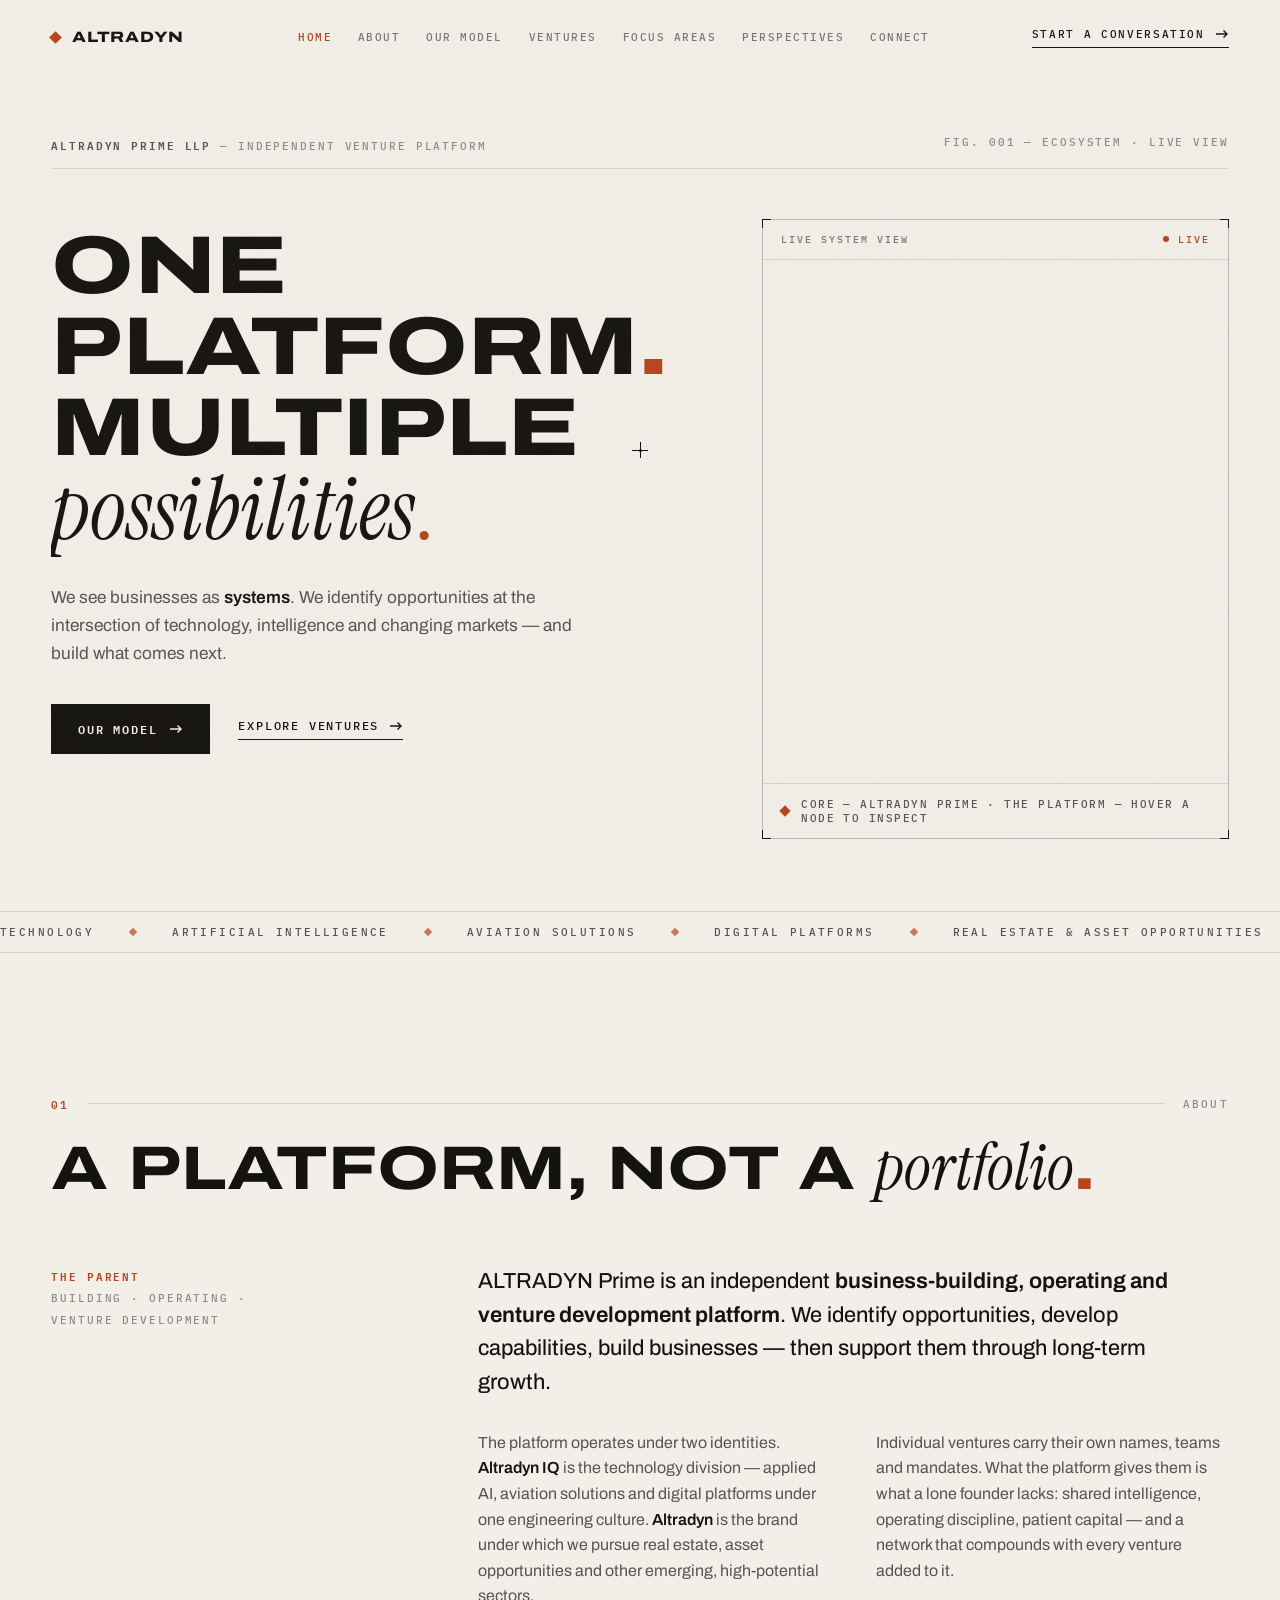
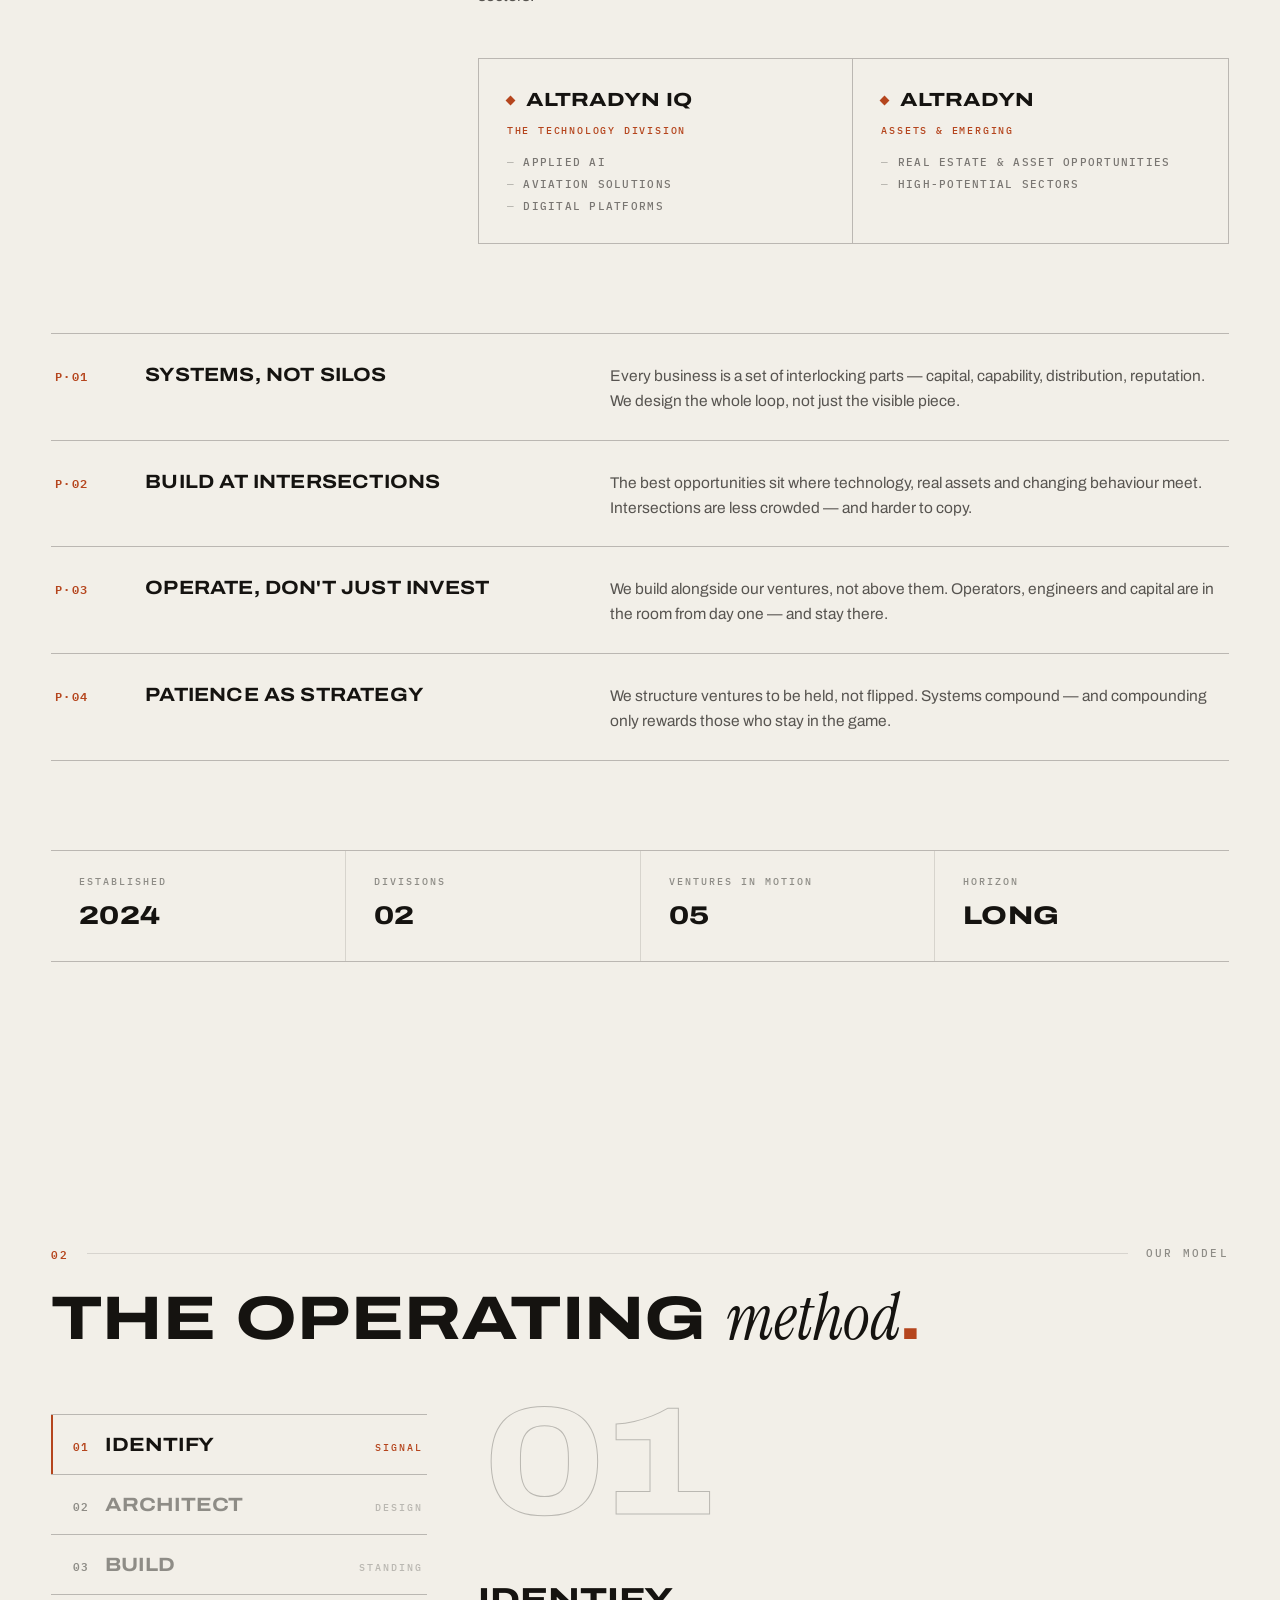
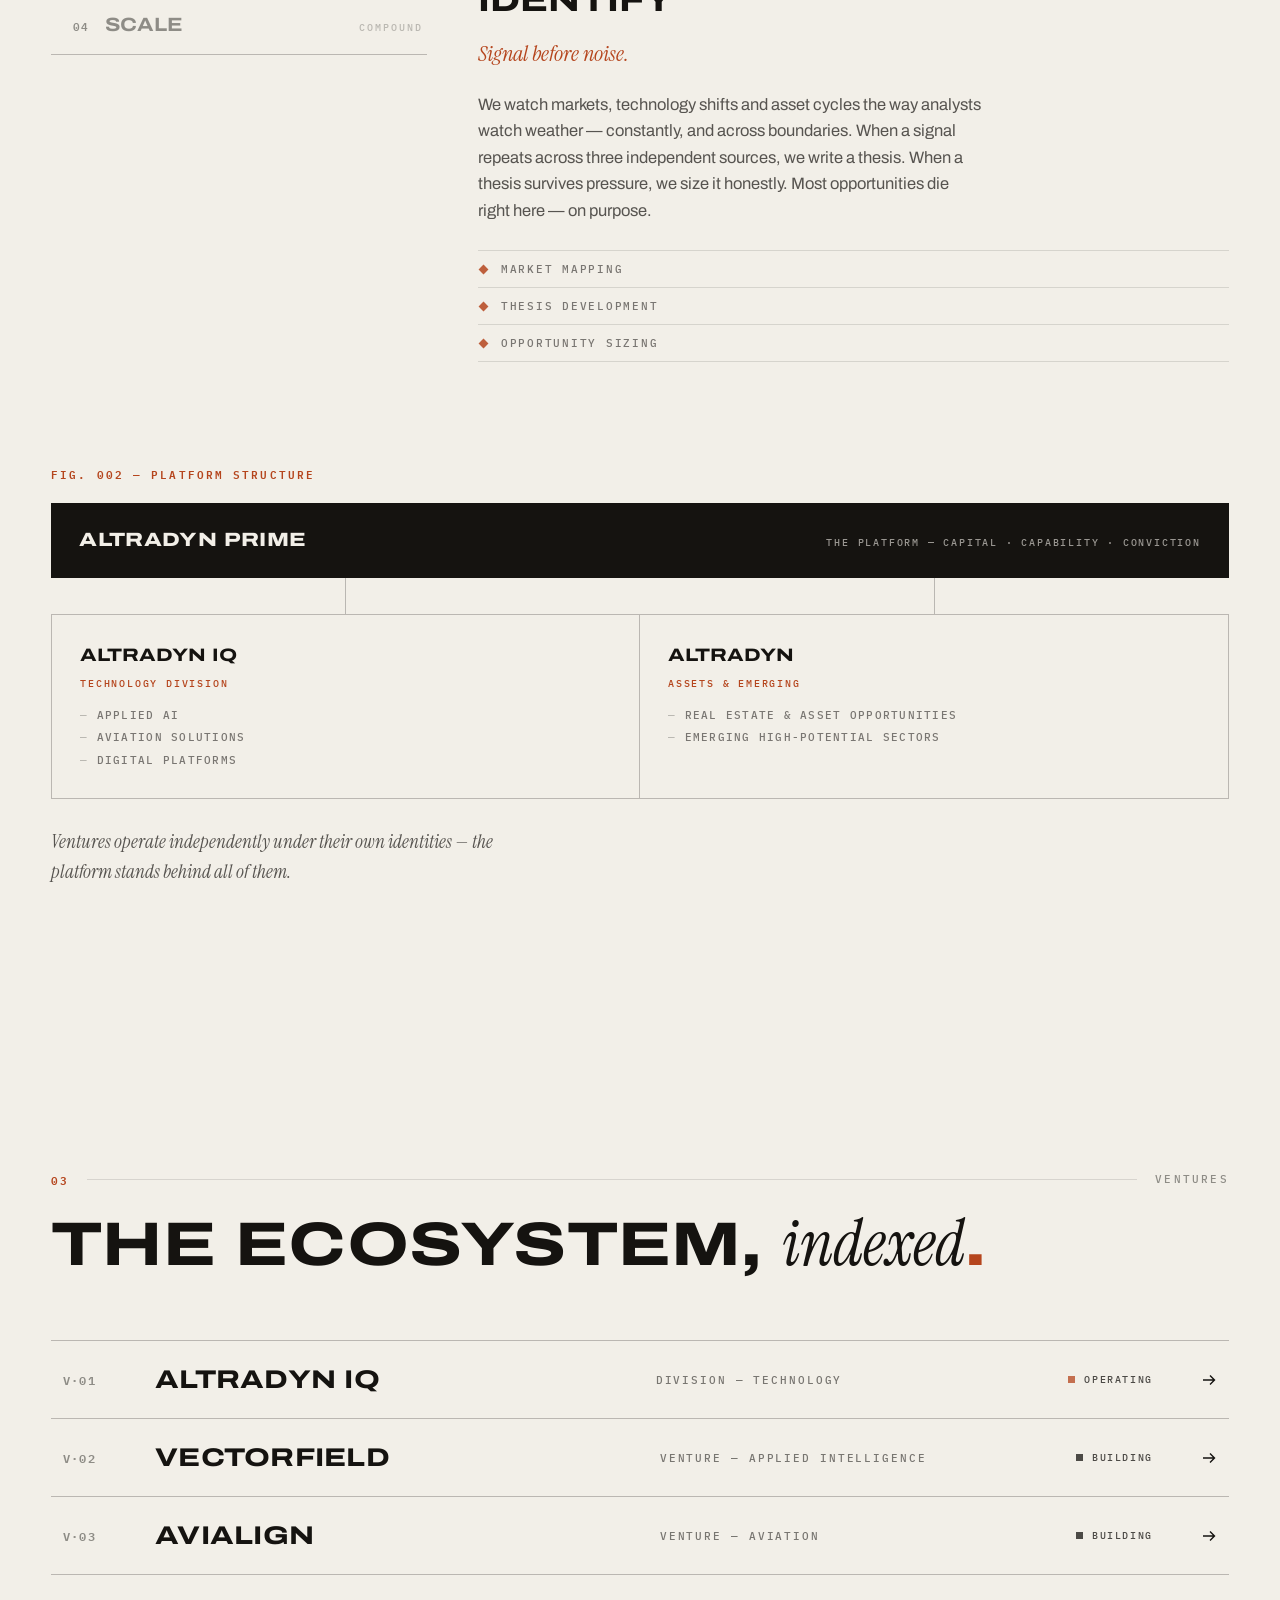
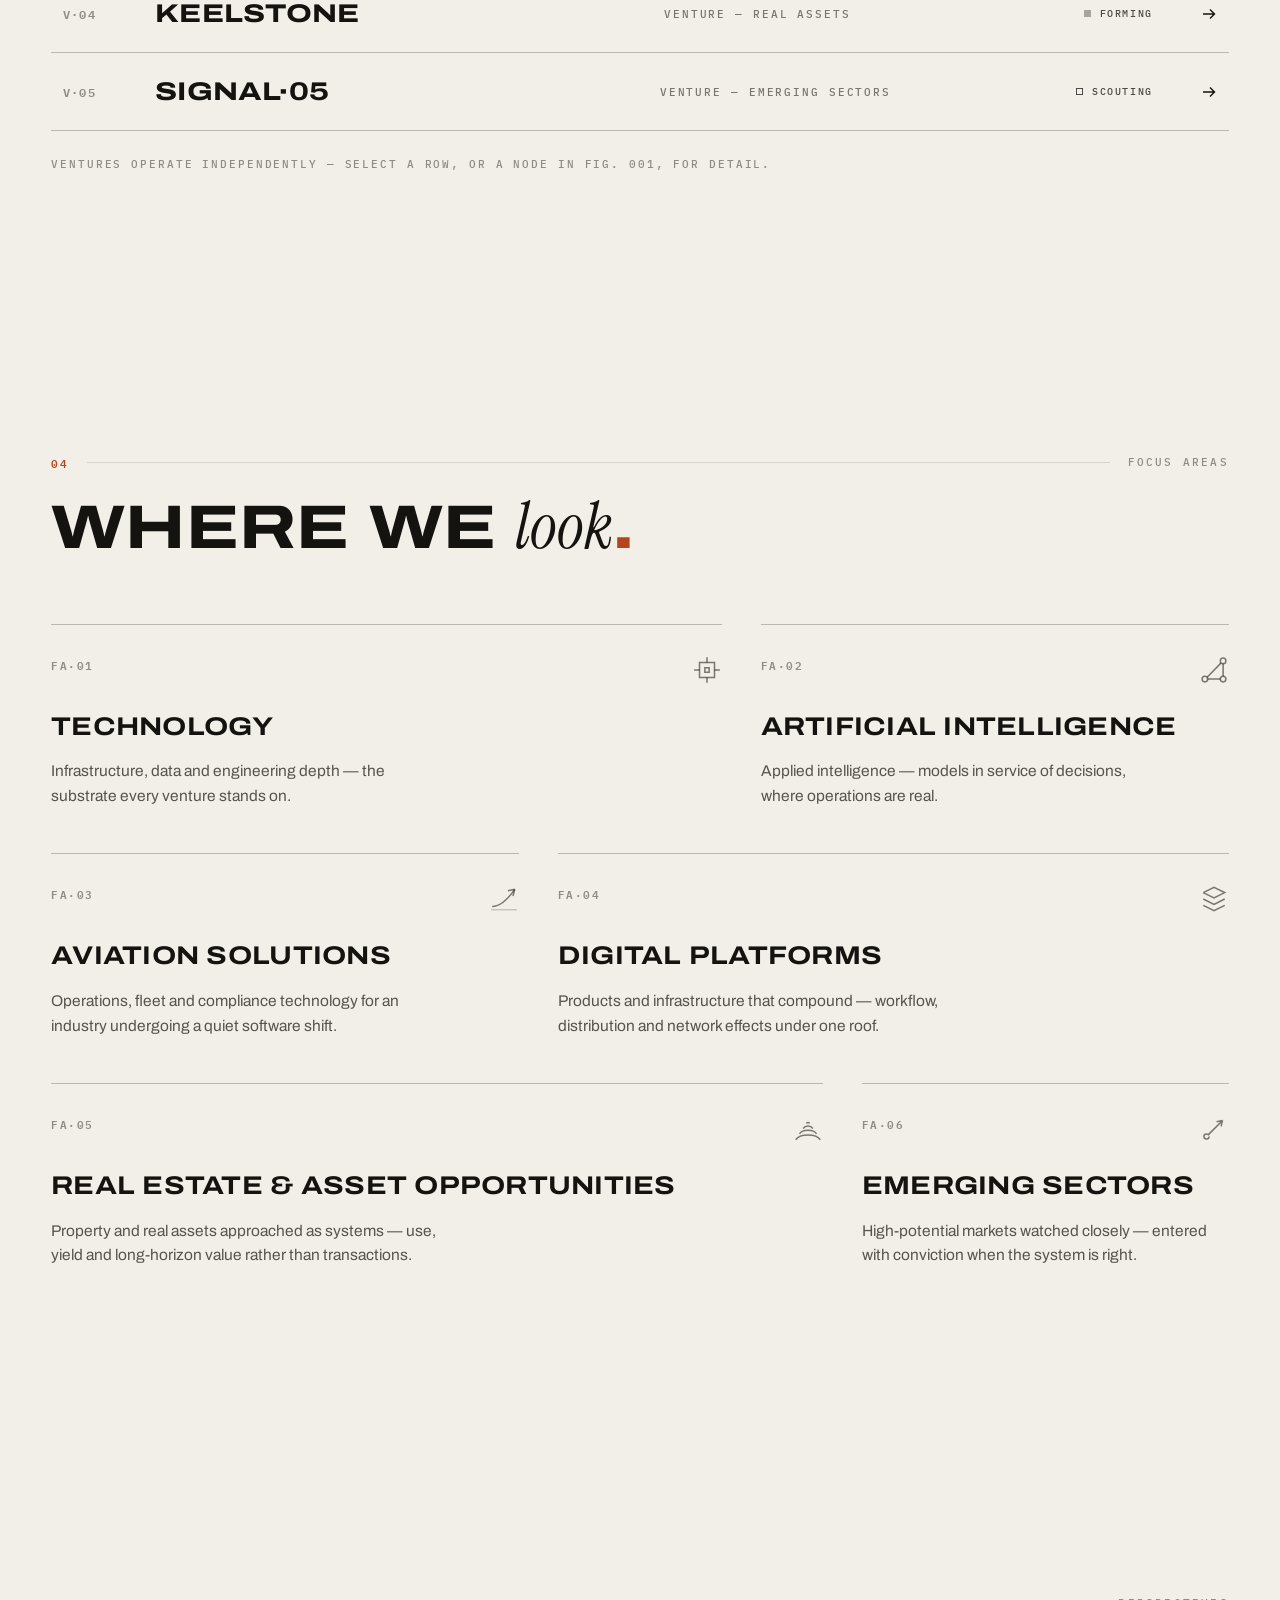
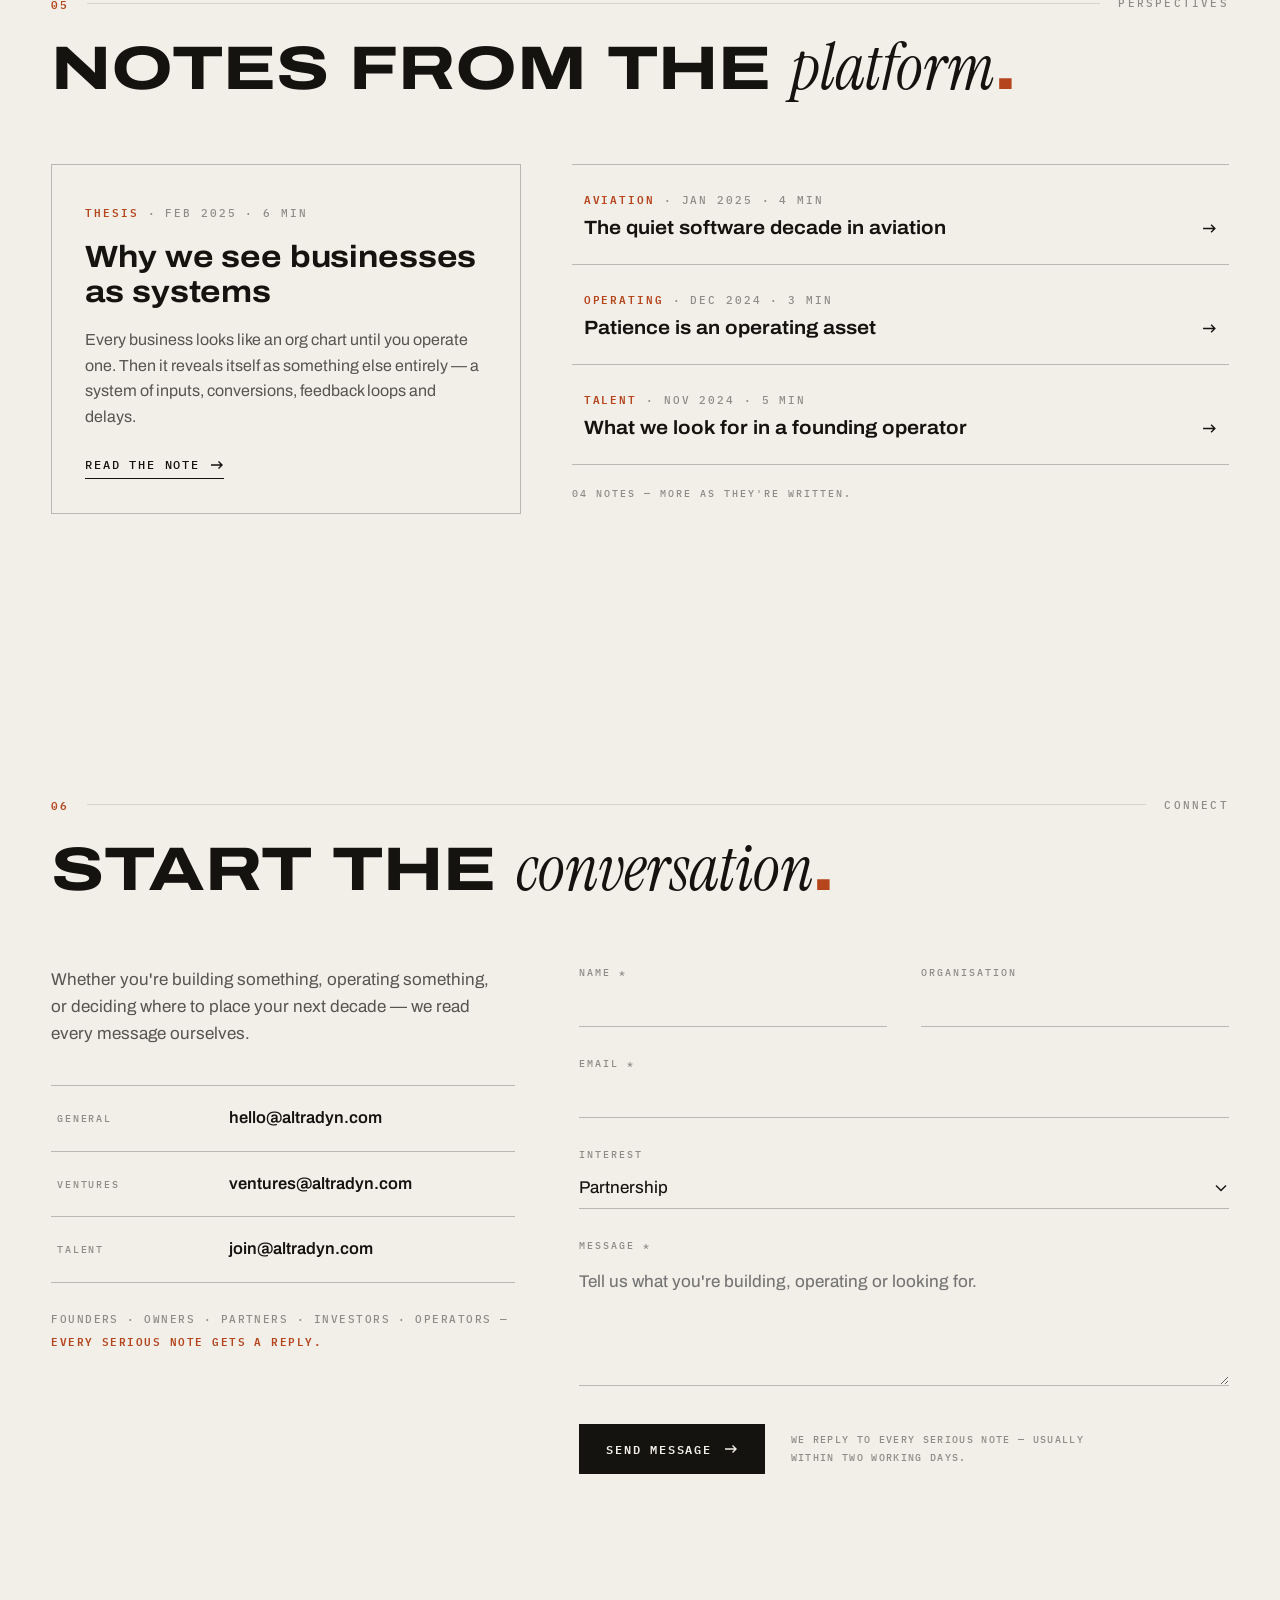
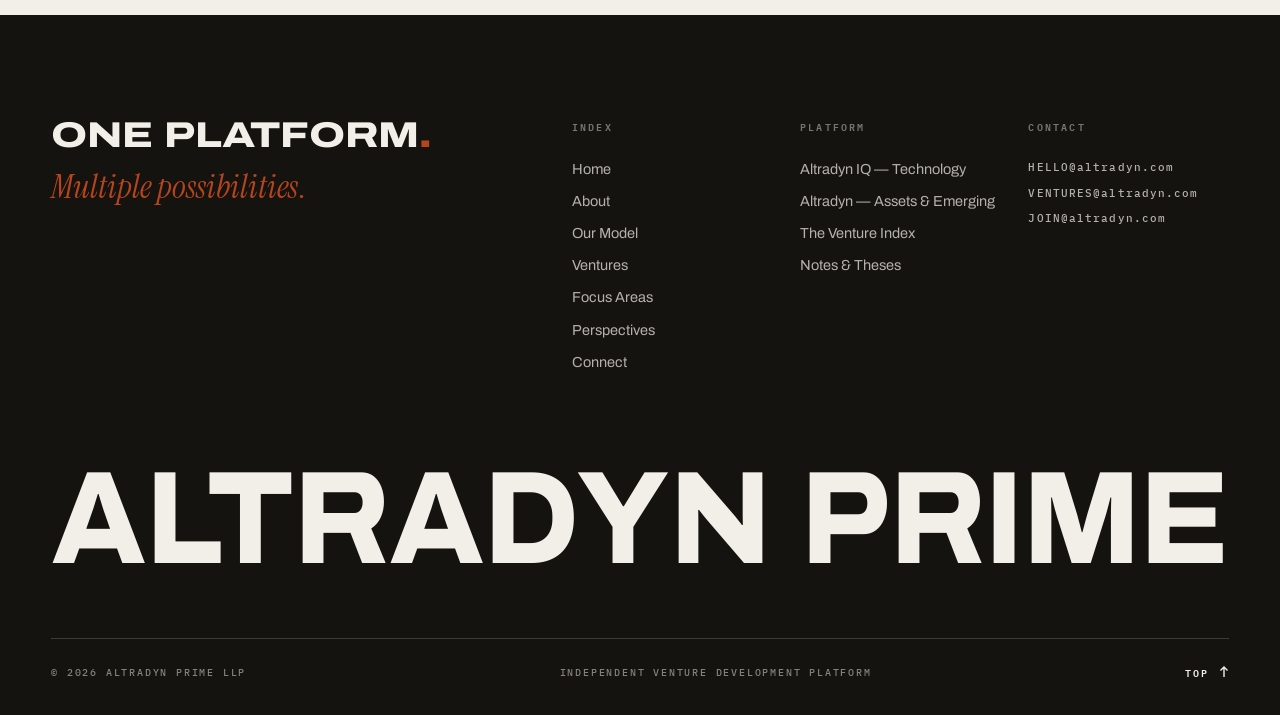
<file: index.html>
<!DOCTYPE html>
<html lang="en">
<head>
<meta charset="UTF-8">
<meta name="viewport" content="width=device-width, initial-scale=1.0">
<title>ALTRADYN PRIME — One Platform. Multiple Possibilities.</title>
<meta name="description" content="ALTRADYN Prime is an independent business-building, operating and venture development platform. We see businesses as systems — and build what comes next.">
<link rel="icon" href="data:image/svg+xml,%3Csvg xmlns='http://www.w3.org/2000/svg' viewBox='0 0 64 64'%3E%3Crect width='64' height='64' fill='%23151310'/%3E%3Cpath d='M32 13 51 32 32 51 13 32Z' fill='none' stroke='%23F2EFE8' stroke-width='3'/%3E%3Ccircle cx='32' cy='32' r='5' fill='%23B5451D'/%3E%3C/svg%3E">
<link rel="preconnect" href="https://fonts.googleapis.com">
<link rel="preconnect" href="https://fonts.gstatic.com" crossorigin>
<link href="https://fonts.googleapis.com/css2?family=Archivo:ital,wdth,wght@0,62..125,100..900;1,62..125,100..900&family=IBM+Plex+Mono:wght@400;500;600&family=Instrument+Serif:ital@0;1&display=swap" rel="stylesheet">
<style>
/* ============ FOUNDATION ============ */
:root{
  --paper:#F2EFE8;
  --ink:#151310;
  --rust:#B5451D;
  --ink-70:rgba(21,19,16,.7);
  --ink-55:rgba(21,19,16,.55);
  --ink-45:rgba(21,19,16,.45);
  --ink-25:rgba(21,19,16,.25);
  --ink-12:rgba(21,19,16,.12);
  --pline:rgba(242,239,232,.18);
  --ease:cubic-bezier(.22,1,.36,1);
  --sans:'Archivo',Helvetica,sans-serif;
  --mono:'IBM Plex Mono',ui-monospace,monospace;
  --serif:'Instrument Serif',Georgia,serif;
}
*{margin:0;padding:0;box-sizing:border-box}
html{scroll-behavior:smooth;scroll-padding-top:92px}
body{background:var(--paper);color:var(--ink);font-family:var(--sans);font-size:16px;line-height:1.6;overflow-x:hidden;-webkit-font-smoothing:antialiased}
::selection{background:var(--rust);color:var(--paper)}
:focus-visible{outline:2px solid var(--rust);outline-offset:3px}
img,svg{display:block}
a{color:inherit;text-decoration:none}
button{font-family:inherit;color:inherit;background:none;border:0}
::-webkit-scrollbar{width:10px;height:10px}
::-webkit-scrollbar-track{background:var(--paper)}
::-webkit-scrollbar-thumb{background:var(--ink-25);border:3px solid var(--paper)}
/* paper grain */
body::after{content:"";position:fixed;inset:0;z-index:350;pointer-events:none;opacity:.05;
  background-image:url("data:image/svg+xml,%3Csvg xmlns='http://www.w3.org/2000/svg' width='140' height='140'%3E%3Cfilter id='n'%3E%3CfeTurbulence type='fractalNoise' baseFrequency='0.85' numOctaves='2'/%3E%3C/filter%3E%3Crect width='140' height='140' filter='url(%23n)'/%3E%3C/svg%3E")}
.wrap{max-width:1380px;margin:0 auto;padding:0 clamp(20px,4vw,56px)}
.sec{padding:clamp(88px,11vw,150px) 0}
.mono{font-family:var(--mono)}
.it{font-family:var(--serif);font-style:italic;font-weight:400;text-transform:none;letter-spacing:0}
.pd{color:var(--rust);font-style:normal}

/* section header system */
.sec-head{display:flex;align-items:center;gap:18px;margin-bottom:22px}
.sec-idx{font:600 11px var(--mono);letter-spacing:.16em;color:var(--rust)}
.sec-rule{flex:1;height:1px;background:var(--ink-12)}
.sec-label{font:500 11px var(--mono);letter-spacing:.2em;color:var(--ink-45)}
.sec-title{font-weight:750;font-stretch:125%;text-transform:uppercase;font-size:clamp(36px,4.8vw,74px);line-height:1.02;letter-spacing:.004em;margin-bottom:clamp(40px,5vw,68px)}
.sec-title .it{font-size:1.04em}

/* reveal choreography */
.js .reveal{opacity:0;transform:translateY(26px);transition:opacity .95s var(--ease),transform .95s var(--ease);transition-delay:var(--d,0s)}
.js .reveal.in{opacity:1;transform:none}
.hline{display:block;overflow:hidden;padding-bottom:.06em;margin-bottom:-.06em}
.hline>span{display:block;transform:translateY(112%);transition:transform 1.05s var(--ease);transition-delay:var(--d,0s)}
.loaded .hline>span{transform:none}

/* buttons */
.btn{display:inline-flex;align-items:center;gap:12px;background:var(--ink);color:var(--paper);border:1px solid var(--ink);
  font:600 12px/1 var(--mono);letter-spacing:.15em;text-transform:uppercase;padding:18px 26px;transition:background .35s var(--ease),border-color .35s var(--ease)}
.btn svg{transition:transform .35s var(--ease)}
.btn:hover{background:var(--rust);border-color:var(--rust)}
.btn:hover svg{transform:translateX(5px)}
.btn.ghost{background:transparent;color:var(--ink)}
.btn.ghost:hover{background:var(--ink);color:var(--paper);border-color:var(--ink)}
.tlink{position:relative;display:inline-flex;align-items:center;gap:10px;font:500 12px var(--mono);letter-spacing:.15em;text-transform:uppercase;padding-bottom:7px;transition:color .3s}
.tlink::after{content:"";position:absolute;left:0;bottom:0;height:1px;width:100%;background:currentColor;transform-origin:left;transition:transform .45s var(--ease)}
.tlink:hover{color:var(--rust)}
.tlink:hover::after{transform:scaleX(.35)}
.tlink svg{transition:transform .35s var(--ease)}
.tlink:hover svg{transform:translateX(4px)}

/* ============ HEADER ============ */
#progress{position:fixed;top:0;left:0;height:2px;width:0;background:var(--rust);z-index:120}
header{position:fixed;top:0;left:0;right:0;z-index:100;transition:background .4s,border-color .4s;border-bottom:1px solid transparent}
header.scrolled{background:rgba(242,239,232,.86);backdrop-filter:blur(12px);-webkit-backdrop-filter:blur(12px);border-bottom-color:var(--ink-12)}
.hd{display:flex;align-items:center;justify-content:space-between;height:74px}
.logo{display:flex;align-items:center;gap:12px;font-weight:800;font-stretch:125%;letter-spacing:.05em;font-size:15px}
.logo .dm{width:9px;height:9px;background:var(--rust);transform:rotate(45deg);flex:none}
.logo em{font-style:normal;font-weight:500;font-stretch:100%;letter-spacing:.05em;color:var(--ink-55)}
nav.main{display:flex;gap:clamp(16px,2vw,30px)}
nav.main a{font:500 11px var(--mono);letter-spacing:.14em;color:var(--ink-55);transition:color .3s;position:relative;padding:6px 0}
nav.main a:hover{color:var(--ink)}
nav.main a.active{color:var(--rust)}
.hd-cta{display:flex;align-items:center;gap:22px}
.hd-cta .tlink{font-size:11px}
.burger{display:none;flex-direction:column;gap:6px;padding:10px 2px}
.burger i{display:block;width:26px;height:1.5px;background:var(--ink);transition:.35s var(--ease)}
@media(max-width:1080px){nav.main,.hd-cta .tlink{display:none}.burger{display:flex}}

/* mobile menu */
.menu{position:fixed;inset:0;z-index:200;background:var(--ink);color:var(--paper);clip-path:inset(0 0 100% 0);transition:clip-path .7s var(--ease);visibility:hidden}
.menu.open{clip-path:inset(0 0 0% 0);visibility:visible}
.menu-in{display:flex;flex-direction:column;height:100%;padding-top:0;padding-bottom:28px}
.menu-head{display:flex;align-items:center;justify-content:space-between;height:74px;flex:none}
.m-word{font-weight:800;font-stretch:125%;letter-spacing:.05em;font-size:15px;display:flex;align-items:center;gap:12px}
.m-word .dm{width:9px;height:9px;background:var(--rust);transform:rotate(45deg)}
.m-close{padding:12px}
.m-close svg{stroke:var(--paper)}
.m-nav{display:flex;flex-direction:column;margin-top:6vh;flex:1}
.m-link{display:flex;align-items:baseline;gap:20px;padding:clamp(8px,1.6vh,16px) 0;border-bottom:1px solid var(--pline);
  font-weight:800;font-stretch:125%;text-transform:uppercase;font-size:clamp(30px,6.5vh,54px);line-height:1.05;
  opacity:0;transform:translateY(28px);transition:opacity .6s var(--ease),transform .6s var(--ease),color .3s;transition-delay:0s}
.menu.open .m-link{opacity:1;transform:none;transition-delay:calc(.12s + var(--i)*.055s)}
.m-link .m-idx{font:500 12px var(--mono);color:var(--rust);letter-spacing:.1em}
.m-link:hover{color:var(--rust)}
.m-foot{display:flex;justify-content:space-between;gap:16px;flex-wrap:wrap;font:500 10.5px var(--mono);letter-spacing:.16em;color:rgba(242,239,232,.55);padding-top:22px}
.m-foot a:hover{color:var(--rust)}

/* ============ HERO ============ */
.hero{padding-top:clamp(120px,15vh,170px);padding-bottom:clamp(60px,8vh,100px)}
.hero-meta{display:flex;justify-content:space-between;gap:14px;flex-wrap:wrap;border-bottom:1px solid var(--ink-12);
  padding-bottom:14px;margin-bottom:clamp(36px,5.5vh,60px);font:500 10.5px var(--mono);letter-spacing:.18em;color:var(--ink-45)}
.hero-meta b{font-weight:600;color:var(--ink-70)}
.hero-grid{display:grid;grid-template-columns:7fr 5fr;gap:clamp(32px,4.5vw,72px);align-items:stretch}
h1{font-weight:800;font-stretch:125%;text-transform:uppercase;font-size:clamp(44px,6.4vw,102px);line-height:.99;letter-spacing:.004em;margin:6px 0 0}
h1 .it{font-size:1.05em;letter-spacing:0}
.hero-sub{max-width:540px;font-size:clamp(16.5px,1.35vw,19.5px);line-height:1.62;color:var(--ink-70);margin:clamp(26px,3.5vh,40px) 0 clamp(28px,4vh,42px)}
.hero-sub strong{color:var(--ink);font-weight:600}
.hero-cta{display:flex;align-items:center;gap:28px;flex-wrap:wrap}
.scroll-cue{display:flex;align-items:center;gap:14px;margin-top:clamp(46px,8vh,88px);font:500 10px var(--mono);letter-spacing:.22em;color:var(--ink-45)}
.s-line{width:56px;height:1px;background:var(--ink-25);position:relative;overflow:hidden}
.s-line::after{content:"";position:absolute;inset:0;background:var(--rust);transform:translateX(-101%);animation:sweep 2.8s var(--ease) infinite}
@keyframes sweep{45%{transform:translateX(0)}100%{transform:translateX(101%)}}

/* instrument panel (hero diagram) */
.panel{position:relative;border:1px solid var(--ink-25);display:flex;flex-direction:column;min-height:560px;height:100%}
.panel>i{position:absolute;width:9px;height:9px;border:0 solid var(--ink);z-index:2}
.panel .c1{top:-1px;left:-1px;border-top-width:1px;border-left-width:1px}
.panel .c2{top:-1px;right:-1px;border-top-width:1px;border-right-width:1px}
.panel .c3{bottom:-1px;left:-1px;border-bottom-width:1px;border-left-width:1px}
.panel .c4{bottom:-1px;right:-1px;border-bottom-width:1px;border-right-width:1px}
.panel-top{display:flex;align-items:center;justify-content:space-between;padding:13px 18px;border-bottom:1px solid var(--ink-12);
  font:500 10px var(--mono);letter-spacing:.2em;color:var(--ink-55);flex:none}
.live{display:inline-flex;align-items:center;gap:9px;color:var(--rust)}
.live i{width:6px;height:6px;border-radius:50%;background:var(--rust);animation:pulse 2.4s ease-in-out infinite}
@keyframes pulse{0%,100%{opacity:1}50%{opacity:.25}}
.panel-canvas{position:relative;flex:1;min-height:340px}
#systemCanvas{position:absolute;inset:0;width:100%;height:100%;display:block}
.panel-read{display:flex;align-items:center;gap:12px;border-top:1px solid var(--ink-12);padding:13px 18px;
  font:500 10.5px var(--mono);letter-spacing:.14em;color:var(--ink-70);flex:none;min-height:44px}
.read-sq{width:8px;height:8px;background:var(--rust);flex:none;transform:rotate(45deg);transition:transform .3s var(--ease)}
.read-sq.tick{transform:rotate(135deg) scale(1.25)}

/* ============ TICKER ============ */
.ticker{overflow:hidden;border-block:1px solid var(--ink-12)}
.tk-track{display:flex;width:max-content;padding:13px 0;animation:tick 48s linear infinite}
.tk-half{display:flex;align-items:center;flex:none}
.tk-half span{font:500 11px var(--mono);letter-spacing:.22em;color:var(--ink-70);white-space:nowrap}
.tsep{width:6px;height:6px;background:var(--rust);transform:rotate(45deg);margin:0 36px;flex:none;opacity:.7}
@keyframes tick{to{transform:translateX(-50%)}}

/* ============ ABOUT ============ */
.about-grid{display:grid;grid-template-columns:4fr 8fr;gap:clamp(30px,4vw,72px);align-items:start}
.about-sticky{position:sticky;top:110px;font:500 10.5px var(--mono);letter-spacing:.18em;color:var(--ink-45);line-height:2.1}
.about-sticky b{color:var(--rust);font-weight:600;display:block}
.about-lede{font-size:clamp(19px,1.7vw,24px);line-height:1.55;max-width:32em;font-weight:450}
.about-lede strong{font-weight:650}
.about-cols{columns:2;column-gap:46px;margin-top:30px;font-size:16px;color:var(--ink-70);max-width:100%}
.about-cols p{break-inside:avoid;margin-bottom:18px}
.about-cols strong{color:var(--ink);font-weight:600}
.id-row{display:grid;grid-template-columns:1fr 1fr;margin-top:44px}
.id-cell{border:1px solid var(--ink-25);padding:26px 28px;transition:border-color .35s}
.id-cell+.id-cell{border-left:0}
.id-cell:hover{border-color:var(--ink)}
.id-cell h4{font-weight:750;font-stretch:125%;text-transform:uppercase;font-size:19px;display:flex;align-items:center;gap:12px}
.id-cell h4 i{width:7px;height:7px;background:var(--rust);transform:rotate(45deg)}
.id-cell .id-tag{display:block;font:500 10px var(--mono);letter-spacing:.18em;color:var(--rust);margin:8px 0 14px}
.id-cell ul{list-style:none;font:500 10.5px var(--mono);letter-spacing:.12em;color:var(--ink-55);line-height:2.1}
.id-cell li::before{content:"—  ";color:var(--ink-25)}
.prin{margin-top:clamp(60px,7vw,92px)}
.prin-row{display:grid;grid-template-columns:64px 1fr 1.4fr;gap:26px;align-items:baseline;padding:26px 4px;border-top:1px solid var(--ink-25);transition:background .3s}
.prin-row:last-child{border-bottom:1px solid var(--ink-25)}
.prin-row:hover{background:rgba(21,19,16,.028)}
.prin-num{font:600 12px var(--mono);color:var(--rust);letter-spacing:.1em}
.prin-t{font-weight:700;font-stretch:115%;text-transform:uppercase;font-size:clamp(17px,1.5vw,21px);letter-spacing:.01em}
.prin-d{font-size:15.5px;color:var(--ink-70)}
.facts{display:flex;flex-wrap:wrap;border-block:1px solid var(--ink-25);margin-top:clamp(64px,7vw,96px)}
.fact{flex:1;min-width:190px;padding:24px 28px;border-left:1px solid var(--ink-12)}
.fact:first-child{border-left:0}
.fact small{display:block;font:500 10px var(--mono);letter-spacing:.2em;color:var(--ink-45);margin-bottom:8px}
.fact b{font-weight:800;font-stretch:125%;font-size:clamp(22px,2vw,28px);letter-spacing:.01em}

/* ============ MODEL ============ */
.model-grid{display:grid;grid-template-columns:4fr 8fr;gap:clamp(30px,4vw,72px);align-items:start}
.st-tabs{display:flex;flex-direction:column;border-bottom:1px solid var(--ink-25)}
.stage-tab{position:relative;display:flex;align-items:baseline;gap:16px;text-align:left;padding:19px 4px 19px 22px;border-top:1px solid var(--ink-25);transition:opacity .3s}
.stage-tab::before{content:"";position:absolute;left:0;top:0;width:2px;height:0;background:var(--rust);transition:height .5s var(--ease)}
.stage-tab.active::before{height:100%}
.st-num{font:600 11px var(--mono);color:var(--ink-45);letter-spacing:.1em;transition:color .3s}
.st-name{font-weight:700;font-stretch:118%;text-transform:uppercase;font-size:clamp(17px,1.5vw,21px);color:var(--ink-45);transition:color .3s}
.st-hint{margin-left:auto;font:500 9.5px var(--mono);letter-spacing:.2em;color:var(--ink-25)}
.stage-tab:hover .st-name{color:var(--ink-70)}
.stage-tab.active .st-name{color:var(--ink)}
.stage-tab.active .st-num{color:var(--rust)}
.stage-tab.active .st-hint{color:var(--rust)}
.st-panels{position:relative;min-height:440px}
.stage-panel{display:none;position:relative;padding:6px 0 0}
.stage-panel.active{display:block;animation:panelIn .65s var(--ease)}
@keyframes panelIn{from{opacity:0;transform:translateY(16px)}to{opacity:1;transform:none}}
.sp-num{position:absolute;right:-6px;top:-34px;font-weight:800;font-stretch:125%;font-size:clamp(110px,12vw,190px);line-height:1;
  color:transparent;-webkit-text-stroke:1px var(--ink-25);pointer-events:none;user-select:none}
.sp-body>*{position:relative;z-index:1}
.sp-body h3{font-weight:750;font-stretch:122%;text-transform:uppercase;font-size:clamp(26px,2.6vw,38px)}
.sp-tag{font-family:var(--serif);font-style:italic;font-size:clamp(19px,1.7vw,23px);color:var(--rust);margin:10px 0 20px}
.sp-body>p.sp-desc{max-width:56ch;color:var(--ink-70);font-size:16.5px}
.sp-list{list-style:none;margin-top:26px;border-top:1px solid var(--ink-12)}
.sp-list li{font:500 11px var(--mono);letter-spacing:.16em;color:var(--ink-55);padding:11px 2px;border-bottom:1px solid var(--ink-12);display:flex;gap:14px}
.sp-list li::before{content:"";width:7px;height:7px;background:var(--rust);transform:rotate(45deg);flex:none;margin-top:4px;opacity:.85}

/* platform structure figure */
.structure{margin-top:clamp(72px,8vw,110px)}
.fig-cap{font:600 10.5px var(--mono);letter-spacing:.2em;color:var(--rust);margin-bottom:20px}
.s-parent{background:var(--ink);color:var(--paper);padding:22px 28px;display:flex;justify-content:space-between;align-items:baseline;gap:14px;flex-wrap:wrap}
.s-parent b{font-weight:800;font-stretch:125%;text-transform:uppercase;font-size:clamp(16px,1.5vw,20px);letter-spacing:.02em}
.s-parent span{font:500 10px var(--mono);letter-spacing:.18em;color:rgba(242,239,232,.6)}
.s-link{display:grid;grid-template-columns:1fr 1fr;height:36px}
.s-link i{width:1px;background:var(--ink-25);justify-self:center}
.s-branches{display:grid;grid-template-columns:1fr 1fr}
.s-child{border:1px solid var(--ink-25);padding:26px 28px;transition:border-color .35s}
.s-child:hover{border-color:var(--ink)}
.s-child+.s-child{border-left:0}
.s-child h4{font-weight:750;font-stretch:125%;text-transform:uppercase;font-size:18px}
.s-child .s-tag{display:block;font:500 10px var(--mono);letter-spacing:.18em;color:var(--rust);margin:7px 0 14px}
.s-child ul{list-style:none;font:500 10.5px var(--mono);letter-spacing:.12em;color:var(--ink-55);line-height:2.15}
.s-child li::before{content:"—  ";color:var(--ink-25)}
.s-note{font-family:var(--serif);font-style:italic;font-size:clamp(17px,1.5vw,20px);color:var(--ink-70);margin-top:28px;max-width:52ch}

/* ============ VENTURES ============ */
.venture-list{border-bottom:1px solid var(--ink-25)}
.venture{border-top:1px solid var(--ink-25)}
.venture.flash{animation:vflash 1.5s ease .35s both}
@keyframes vflash{0%{box-shadow:inset 0 0 0 1px var(--rust)}100%{box-shadow:inset 0 0 0 1px transparent}}
.venture-head{display:grid;grid-template-columns:74px 1.1fr .9fr auto 46px;gap:18px;align-items:center;width:100%;text-align:left;
  padding:25px 12px;transition:background .4s var(--ease),color .4s var(--ease)}
.v-idx{font:600 11.5px var(--mono);letter-spacing:.1em;color:var(--ink-45);transition:color .3s}
.v-name{font-weight:750;font-stretch:125%;text-transform:uppercase;font-size:clamp(19px,2vw,29px);letter-spacing:.01em}
.v-domain{font:500 10.5px var(--mono);letter-spacing:.18em;opacity:.55;text-transform:uppercase}
.v-status{display:inline-flex;align-items:center;gap:9px;font:500 10px var(--mono);letter-spacing:.16em;opacity:.75}
.v-status .dot{width:7px;height:7px;border:1px solid currentColor;flex:none}
.venture.s-operating .dot{background:var(--rust);border-color:var(--rust)}
.venture.s-building .dot{background:currentColor;animation:pulse 2.2s ease-in-out infinite}
.venture.s-forming .dot{background:currentColor;opacity:.45;animation:none}
.venture-head .v-arrow{justify-self:end;transition:transform .45s var(--ease)}
.venture-head:hover,.venture.open .venture-head{background:var(--ink);color:var(--paper)}
.venture:hover .v-idx,.venture.open .v-idx{color:var(--rust)}
.venture.open .v-arrow{transform:rotate(90deg)}
.venture-body{display:grid;grid-template-rows:0fr;transition:grid-template-rows .6s var(--ease)}
.venture.open .venture-body{grid-template-rows:1fr}
.vb-in{overflow:hidden}
.vb-pad{padding:8px 12px 34px calc(74px + 30px)}
.vb-pad p{max-width:62ch;color:var(--ink-70);font-size:16px}
.v-meta{margin-top:18px;font:500 10.5px var(--mono);letter-spacing:.16em;color:var(--ink-55);display:flex;align-items:center;gap:12px}
.v-meta::before{content:"";width:7px;height:7px;background:var(--rust);transform:rotate(45deg);flex:none}
.venture-foot{margin-top:26px;font:500 10.5px var(--mono);letter-spacing:.18em;color:var(--ink-45)}

/* ============ FOCUS ============ */
.fa-grid{display:grid;grid-template-columns:repeat(12,1fr);column-gap:clamp(24px,3vw,48px)}
.fa{border-top:1px solid var(--ink-25);padding:30px 0 44px;position:relative}
.fa.s7{grid-column:span 7}.fa.s5{grid-column:span 5}.fa.s8{grid-column:span 8}.fa.s4{grid-column:span 4}
.fa-top{display:flex;justify-content:space-between;align-items:flex-start;margin-bottom:22px}
.fa-idx{font:600 11px var(--mono);letter-spacing:.14em;color:var(--ink-45);transition:color .3s}
.glyph{color:var(--ink-55);transition:color .35s,transform .5s var(--ease)}
.glyph path,.glyph circle,.glyph rect{stroke-dasharray:1;stroke-dashoffset:1;transition:stroke-dashoffset 1.3s var(--ease)}
.glyph :nth-child(2){transition-delay:.12s}.glyph :nth-child(3){transition-delay:.24s}.glyph :nth-child(4){transition-delay:.36s}
.fa-grid.in .glyph path,.fa-grid.in .glyph circle,.fa-grid.in .glyph rect{stroke-dashoffset:0}
.fa h3{font-weight:700;font-stretch:118%;text-transform:uppercase;font-size:clamp(20px,2vw,30px);letter-spacing:.01em;
  display:flex;align-items:baseline;gap:0;transition:transform .45s var(--ease)}
.fa h3::before{content:"";width:0;height:2px;background:var(--rust);margin-right:0;transition:width .4s var(--ease),margin-right .4s var(--ease);align-self:center}
.fa p{margin-top:12px;color:var(--ink-70);font-size:15.5px;max-width:44ch}
.fa:hover .fa-idx{color:var(--rust)}
.fa:hover .glyph{color:var(--rust);transform:translateY(-3px)}
.fa:hover h3{transform:translateX(2px)}
.fa:hover h3::before{width:22px;margin-right:14px}

/* ============ PERSPECTIVES ============ */
.p-grid{display:grid;grid-template-columns:5fr 7fr;gap:clamp(28px,4vw,72px);align-items:start}
.p-featured{border:1px solid var(--ink-25);padding:clamp(26px,2.6vw,40px);transition:border-color .35s;position:relative}
.p-featured::after{content:"";position:absolute;inset:0;cursor:pointer}
.p-featured:hover{border-color:var(--ink)}
.p-meta{font:500 10.5px var(--mono);letter-spacing:.18em;color:var(--ink-45);text-transform:uppercase}
.p-meta b{color:var(--rust);font-weight:600}
.p-featured h3{font-weight:700;font-stretch:112%;font-size:clamp(24px,2.4vw,36px);line-height:1.12;margin:16px 0 18px;letter-spacing:-.005em}
.pf-x{color:var(--ink-70);font-size:16px;max-width:48ch}
.pf-read{margin-top:28px}
.p-row{display:grid;grid-template-columns:1fr auto;gap:8px 22px;align-items:center;width:100%;text-align:left;
  padding:24px 12px;border-top:1px solid var(--ink-25);transition:background .4s var(--ease),color .4s var(--ease)}
.p-list{border-bottom:1px solid var(--ink-25)}
.p-row .p-meta{grid-column:1/-1}
.p-row h4{font-weight:650;font-stretch:108%;font-size:clamp(17px,1.5vw,21px);line-height:1.25}
.p-row svg{transition:transform .4s var(--ease)}
.p-row:hover{background:var(--ink);color:var(--paper)}
.p-row:hover .p-meta{color:rgba(242,239,232,.6)}
.p-row:hover .p-meta b{color:var(--rust)}
.p-row:hover svg{transform:translateX(5px)}
.p-count{margin-top:22px;font:500 10px var(--mono);letter-spacing:.2em;color:var(--ink-45)}

/* drawer */
.scrim{position:fixed;inset:0;background:rgba(21,19,16,.45);backdrop-filter:blur(3px);-webkit-backdrop-filter:blur(3px);
  z-index:310;opacity:0;pointer-events:none;transition:opacity .5s}
.scrim.open{opacity:1;pointer-events:auto}
.drawer{position:fixed;top:0;right:0;bottom:0;width:min(620px,94vw);background:var(--paper);border-left:1px solid var(--ink-25);
  z-index:320;transform:translateX(103%);transition:transform .65s var(--ease);display:flex;flex-direction:column}
.drawer.open{transform:none}
.d-head{display:flex;align-items:center;justify-content:space-between;gap:16px;padding:20px 28px;border-bottom:1px solid var(--ink-12);flex:none}
.d-head .p-meta{color:var(--rust)}
.d-x{padding:10px;margin:-10px;transition:transform .4s var(--ease)}
.d-x:hover{transform:rotate(90deg)}
.d-scroll{flex:1;overflow-y:auto;padding:36px 28px 48px}
.d-scroll h3{font-weight:700;font-stretch:112%;font-size:clamp(26px,3.4vw,38px);line-height:1.1;margin-bottom:30px;letter-spacing:-.005em;max-width:16em}
.d-scroll p{font-size:17px;line-height:1.7;color:var(--ink-70);max-width:60ch;margin-bottom:20px}
.d-scroll p:first-of-type::first-letter{font-family:var(--serif);font-style:italic;font-size:3.4em;float:left;line-height:.78;padding:5px 12px 0 0;color:var(--rust)}
.sig{font:500 10.5px var(--mono)!important;letter-spacing:.2em;color:var(--ink-45)!important;margin-top:34px!important}
.d-foot{display:flex;justify-content:space-between;gap:14px;flex-wrap:wrap;padding:18px 28px;border-top:1px solid var(--ink-12);
  font:500 10px var(--mono);letter-spacing:.16em;color:var(--ink-45);flex:none}
.d-foot a{color:var(--rust)}
.d-foot a:hover{text-decoration:underline}

/* ============ CONNECT ============ */
.connect-grid{display:grid;grid-template-columns:5fr 7fr;gap:clamp(32px,5vw,90px);align-items:start}
.connect-lede{color:var(--ink-70);font-size:17px;max-width:44ch}
.channels{list-style:none;margin-top:38px;border-bottom:1px solid var(--ink-25)}
.channels li{border-top:1px solid var(--ink-25);display:flex;align-items:center;gap:22px;padding:19px 6px}
.c-label{font:500 10px var(--mono);letter-spacing:.18em;color:var(--ink-45);width:150px;flex:none}
.channels a{font-weight:600;font-size:16.5px;transition:color .3s;display:inline-flex;align-items:center;gap:10px}
.channels a:hover{color:var(--rust)}
.channels a svg{opacity:0;transform:translateX(-6px);transition:.35s var(--ease)}
.channels a:hover svg{opacity:1;transform:none}
.c-note{margin-top:26px;font:500 10.5px var(--mono);letter-spacing:.14em;color:var(--ink-45);line-height:2}
.c-note b{color:var(--rust);font-weight:600}
.f-row.two{display:grid;grid-template-columns:1fr 1fr;gap:0 34px}
.field{margin-bottom:30px;position:relative}
.field label{display:block;font:500 10px var(--mono);letter-spacing:.2em;color:var(--ink-45);margin-bottom:6px;transition:color .3s;text-transform:uppercase}
.field:focus-within label{color:var(--rust)}
.field input,.field textarea,.field select{width:100%;background:transparent;border:0;border-bottom:1px solid var(--ink-25);
  padding:11px 0;font:450 17px var(--sans);color:var(--ink);border-radius:0;transition:border-color .3s;appearance:none;-webkit-appearance:none}
.field textarea{resize:vertical;min-height:96px;line-height:1.55}
.field input:focus,.field textarea:focus,.field select:focus{outline:none;border-bottom-color:var(--ink)}
.sel-wrap{position:relative}
.sel-wrap svg{position:absolute;right:2px;top:50%;transform:translateY(-50%);pointer-events:none}
.f-err{display:none;position:absolute;left:0;bottom:-19px;font:500 9.5px var(--mono);letter-spacing:.14em;color:var(--rust)}
.field.error input,.field.error textarea{border-bottom-color:var(--rust)}
.field.error .f-err{display:block}
.f-foot{display:flex;align-items:center;gap:26px;flex-wrap:wrap;margin-top:8px}
.f-note{font:500 9.5px var(--mono);letter-spacing:.14em;color:var(--ink-45);max-width:300px;line-height:1.9}
.form-done{border:1px solid var(--ink-25);padding:clamp(30px,3vw,48px);animation:panelIn .6s var(--ease)}
.ok-line{display:inline-flex;align-items:center;gap:12px;font:600 10.5px var(--mono);letter-spacing:.18em;color:var(--rust);margin-bottom:22px}
.ok-line::before{content:"";width:8px;height:8px;background:var(--rust);transform:rotate(45deg)}
.form-done h3{font-weight:750;font-stretch:120%;text-transform:uppercase;font-size:clamp(26px,2.6vw,38px);margin-bottom:14px}
.form-done p{color:var(--ink-70);max-width:46ch;margin-bottom:28px}

/* ============ FOOTER ============ */
footer{background:var(--ink);color:var(--paper);padding:clamp(70px,8vw,110px) 0 34px}
.f-top{display:grid;grid-template-columns:5fr 7fr;gap:clamp(30px,4vw,72px);align-items:start;margin-bottom:clamp(50px,6vw,84px)}
.f-l1{display:block;font-weight:800;font-stretch:125%;text-transform:uppercase;font-size:clamp(25px,2.8vw,42px);line-height:1.08}
.f-l2{display:block;font-family:var(--serif);font-style:italic;font-size:clamp(23px,2.6vw,38px);color:var(--rust);margin-top:4px}
.f-cols{display:grid;grid-template-columns:repeat(3,1fr);gap:28px}
.f-cols h5{font:600 10px var(--mono);letter-spacing:.22em;color:rgba(242,239,232,.45);margin-bottom:18px}
.f-cols ul{list-style:none}
.f-cols a{display:inline-block;font-size:14.5px;color:rgba(242,239,232,.72);padding:4.5px 0;transition:color .3s,transform .35s var(--ease)}
.f-cols a:hover{color:var(--paper);transform:translateX(5px)}
.f-cols .mono a{font:500 11px var(--mono);letter-spacing:.1em}
.fw{width:100%;height:auto;overflow:visible}
.fw text{font-family:var(--sans);font-weight:800;font-stretch:125%;font-size:112px;fill:var(--paper);transition:fill .5s}
.fw:hover text{fill:var(--rust)}
.f-bot{display:flex;justify-content:space-between;align-items:center;gap:14px;flex-wrap:wrap;border-top:1px solid var(--pline);
  margin-top:clamp(36px,4vw,56px);padding-top:24px;font:500 10px var(--mono);letter-spacing:.18em;color:rgba(242,239,232,.5)}
#toTop{display:inline-flex;align-items:center;gap:10px;font:600 10px var(--mono);letter-spacing:.2em;color:var(--paper);transition:color .3s}
#toTop:hover{color:var(--rust)}
#toTop svg{transition:transform .35s var(--ease)}
#toTop:hover svg{transform:translateY(-4px)}

/* ============ CURSOR ============ */
#cursor{position:fixed;left:0;top:0;z-index:999;pointer-events:none;mix-blend-mode:difference;display:none;transition:opacity .3s}
.has-cursor #cursor{display:block}
#cursor.is-hidden,#cursor.is-off{opacity:0}
.c-in{position:relative;width:0;height:0;transition:transform .4s var(--ease)}
.c-x{position:absolute;width:16px;height:1px;left:-8px;top:0;background:#fff}
.c-y{position:absolute;width:1px;height:16px;left:0;top:-8px;background:#fff}
.c-dot{position:absolute;width:3px;height:3px;left:-1.5px;top:-1.5px;background:#fff;border-radius:50%}
#cursor.is-link .c-in{transform:rotate(135deg) scale(1.55)}
.has-cursor *{cursor:none!important}
.has-cursor input,.has-cursor textarea,.has-cursor select{cursor:text!important}

/* ============ RESPONSIVE ============ */
@media(max-width:1024px){
  .hero-grid{grid-template-columns:1fr}
  .panel{min-height:480px}
}
@media(max-width:980px){
  .p-grid{grid-template-columns:1fr}
  .connect-grid{grid-template-columns:1fr}
}
@media(max-width:900px){
  .model-grid{grid-template-columns:1fr}
  .st-tabs{flex-direction:row;overflow-x:auto;scrollbar-width:none}
  .st-tabs::-webkit-scrollbar{display:none}
  .stage-tab{flex:none;padding:16px 20px;gap:10px}
  .stage-tab::before{top:auto;bottom:0;left:0;width:0;height:2px}
  .stage-tab.active::before{width:100%;height:2px}
  .st-hint{display:none}
  .st-panels{min-height:0;margin-top:36px}
  .fa.s7,.fa.s5,.fa.s8,.fa.s4{grid-column:span 6}
}
@media(max-width:820px){
  .about-grid{grid-template-columns:1fr}
  .about-sticky{position:static;margin-bottom:8px}
  .about-cols{columns:1}
  .prin-row{grid-template-columns:52px 1fr}
  .prin-d{grid-column:2}
  .venture-head{grid-template-columns:48px 1fr auto;padding:22px 8px}
  .v-domain,.v-arrow{display:none}
  .vb-pad{padding:6px 8px 30px 8px}
  .f-top{grid-template-columns:1fr}
}
@media(max-width:760px){
  .s-link{display:none}
  .s-branches{grid-template-columns:1fr}
  .s-child+.s-child{border-left:1px solid var(--ink-25);border-top:0}
}
@media(max-width:640px){
  .hero-meta .hm-r{display:none}
  .fa.s7,.fa.s5,.fa.s8,.fa.s4{grid-column:span 12}
  .f-row.two{grid-template-columns:1fr}
  .f-cols{grid-template-columns:1fr 1fr}
  .c-label{width:110px}
  .channels a{font-size:14px;word-break:break-all}
  .id-row{grid-template-columns:1fr}
  .id-cell+.id-cell{border-left:1px solid var(--ink-25);border-top:0}
}
@media(prefers-reduced-motion:reduce){
  html{scroll-behavior:auto}
  *,*::before,*::after{animation-duration:.01ms!important;animation-iteration-count:1!important;transition-duration:.01ms!important}
  .tk-track{animation:none}
}
</style>
</head>
<body>
<script>document.documentElement.classList.add('js');</script>
<div id="progress"></div>

<!-- ============ HEADER ============ -->
<header id="siteHeader">
  <div class="wrap hd">
    <a href="#home" class="logo" aria-label="Altradyn Prime — home"><span class="dm"></span>ALTRADYN<em></em></a>
    <nav class="main" aria-label="Primary">
      <a href="#home" class="n-link" data-sec="home">HOME</a>
      <a href="#about" class="n-link" data-sec="about">ABOUT</a>
      <a href="#model" class="n-link" data-sec="model">OUR MODEL</a>
      <a href="#ventures" class="n-link" data-sec="ventures">VENTURES</a>
      <a href="#focus" class="n-link" data-sec="focus">FOCUS AREAS</a>
      <a href="#perspectives" class="n-link" data-sec="perspectives">PERSPECTIVES</a>
      <a href="#connect" class="n-link" data-sec="connect">CONNECT</a>
    </nav>
    <div class="hd-cta">
      <a href="#connect" class="tlink">START A CONVERSATION
        <svg width="14" height="10" viewBox="0 0 14 10" fill="none"><path d="M1 5h11M8.5 1.5 12 5l-3.5 3.5" stroke="currentColor" stroke-width="1.4"/></svg>
      </a>
      <button class="burger" id="burger" aria-label="Open menu"><i></i><i></i></button>
    </div>
  </div>
</header>

<!-- ============ MOBILE MENU ============ -->
<div class="menu" id="menu" aria-hidden="true">
  <div class="wrap menu-in">
    <div class="menu-head">
      <span class="m-word"><span class="dm"></span>ALTRADYN</span>
      <button class="m-close" id="menuClose" aria-label="Close menu">
        <svg width="22" height="22" viewBox="0 0 22 22" fill="none"><path d="M3 3l16 16M19 3 3 19" stroke-width="1.5"/></svg>
      </button>
    </div>
    <nav class="m-nav" aria-label="Menu">
      <a href="#home" class="m-link" style="--i:0"><span class="m-idx">01</span>HOME</a>
      <a href="#about" class="m-link" style="--i:1"><span class="m-idx">02</span>ABOUT</a>
      <a href="#model" class="m-link" style="--i:2"><span class="m-idx">03</span>OUR MODEL</a>
      <a href="#ventures" class="m-link" style="--i:3"><span class="m-idx">04</span>VENTURES</a>
      <a href="#focus" class="m-link" style="--i:4"><span class="m-idx">05</span>FOCUS AREAS</a>
      <a href="#perspectives" class="m-link" style="--i:5"><span class="m-idx">06</span>PERSPECTIVES</a>
      <a href="#connect" class="m-link" style="--i:6"><span class="m-idx">07</span>CONNECT</a>
    </nav>
    <div class="m-foot">
      <a href="mailto:hello@altradyn.com">HELLO@altradyn.com</a>
      <span>ONE PLATFORM — MULTIPLE POSSIBILITIES</span>
    </div>
  </div>
</div>

<main>
<!-- ============ HOME / HERO ============ -->
<section class="hero" id="home">
  <div class="wrap">
    <div class="hero-meta reveal">
      <span><b>ALTRADYN PRIME LLP</b> — INDEPENDENT VENTURE PLATFORM</span>
      <span class="hm-r">FIG. 001 — ECOSYSTEM · LIVE VIEW</span>
    </div>
    <div class="hero-grid">
      <div>
        <h1>
          <span class="hline" style="--d:.05s"><span>ONE PLATFORM<i class="pd">.</i></span></span>
          <span class="hline" style="--d:.15s"><span>MULTIPLE</span></span>
          <span class="hline" style="--d:.25s"><span><em class="it">possibilities<i class="pd">.</i></em></span></span>
        </h1>
        <p class="hero-sub reveal" style="--d:.35s">We see businesses as <strong>systems</strong>. We identify opportunities at the intersection of technology, intelligence and changing markets — and build what comes next.</p>
        <div class="hero-cta reveal" style="--d:.45s">
          <a href="#model" class="btn">OUR MODEL
            <svg width="14" height="10" viewBox="0 0 14 10" fill="none"><path d="M1 5h11M8.5 1.5 12 5l-3.5 3.5" stroke="currentColor" stroke-width="1.4"/></svg></a>
          <a href="#ventures" class="tlink">EXPLORE VENTURES
            <svg width="14" height="10" viewBox="0 0 14 10" fill="none"><path d="M1 5h11M8.5 1.5 12 5l-3.5 3.5" stroke="currentColor" stroke-width="1.4"/></svg></a>
        </div>
        <div class="scroll-cue reveal" style="--d:.55s"><span>SCROLL</span><span class="s-line"></span></div>
      </div>
      <div class="panel reveal" style="--d:.3s">
        <i class="c1"></i><i class="c2"></i><i class="c3"></i><i class="c4"></i>
        <div class="panel-top"><span>LIVE SYSTEM VIEW</span><span class="live"><i></i>LIVE</span></div>
        <div class="panel-canvas"><canvas id="systemCanvas"></canvas></div>
        <div class="panel-read"><span class="read-sq" id="readSq"></span><span id="sysRead">CORE — ALTRADYN PRIME · THE PLATFORM — HOVER A NODE TO INSPECT</span></div>
      </div>
    </div>
  </div>
</section>

<!-- ============ TICKER ============ -->
<div class="ticker" aria-hidden="true">
  <div class="tk-track">
    <div class="tk-half">
      <span>TECHNOLOGY</span><i class="tsep"></i><span>ARTIFICIAL INTELLIGENCE</span><i class="tsep"></i><span>AVIATION SOLUTIONS</span><i class="tsep"></i><span>DIGITAL PLATFORMS</span><i class="tsep"></i><span>REAL ESTATE &amp; ASSET OPPORTUNITIES</span><i class="tsep"></i><span>EMERGING SECTORS</span><i class="tsep"></i>
    </div>
    <div class="tk-half">
      <span>TECHNOLOGY</span><i class="tsep"></i><span>ARTIFICIAL INTELLIGENCE</span><i class="tsep"></i><span>AVIATION SOLUTIONS</span><i class="tsep"></i><span>DIGITAL PLATFORMS</span><i class="tsep"></i><span>REAL ESTATE &amp; ASSET OPPORTUNITIES</span><i class="tsep"></i><span>EMERGING SECTORS</span><i class="tsep"></i>
    </div>
  </div>
</div>

<!-- ============ ABOUT ============ -->
<section class="sec" id="about">
  <div class="wrap">
    <div class="sec-head reveal"><span class="sec-idx">01</span><span class="sec-rule"></span><span class="sec-label">ABOUT</span></div>
    <h2 class="sec-title reveal">A platform, not a <em class="it">portfolio</em><i class="pd">.</i></h2>
    <div class="about-grid">
      <div class="about-sticky reveal"><b>THE PARENT</b>BUILDING · OPERATING ·<br>VENTURE DEVELOPMENT</div>
      <div>
        <p class="about-lede reveal">ALTRADYN Prime is an independent <strong>business-building, operating and venture development platform</strong>. We identify opportunities, develop capabilities, build businesses — then support them through long-term growth.</p>
        <div class="about-cols reveal" style="--d:.1s">
          <p>The platform operates under two identities. <strong>Altradyn IQ</strong> is the technology division — applied AI, aviation solutions and digital platforms under one engineering culture. <strong>Altradyn</strong> is the brand under which we pursue real estate, asset opportunities and other emerging, high-potential sectors.</p>
          <p>Individual ventures carry their own names, teams and mandates. What the platform gives them is what a lone founder lacks: shared intelligence, operating discipline, patient capital — and a network that compounds with every venture added to it.</p>
        </div>
        <div class="id-row reveal" style="--d:.15s">
          <div class="id-cell">
            <h4><i></i>ALTRADYN IQ</h4>
            <span class="id-tag">THE TECHNOLOGY DIVISION</span>
            <ul><li>APPLIED AI</li><li>AVIATION SOLUTIONS</li><li>DIGITAL PLATFORMS</li></ul>
          </div>
          <div class="id-cell">
            <h4><i></i>ALTRADYN</h4>
            <span class="id-tag">ASSETS &amp; EMERGING</span>
            <ul><li>REAL ESTATE &amp; ASSET OPPORTUNITIES</li><li>HIGH-POTENTIAL SECTORS</li></ul>
          </div>
        </div>
      </div>
    </div>
    <div class="prin">
      <div class="prin-row reveal"><span class="prin-num">P·01</span><span class="prin-t">Systems, not silos</span><span class="prin-d">Every business is a set of interlocking parts — capital, capability, distribution, reputation. We design the whole loop, not just the visible piece.</span></div>
      <div class="prin-row reveal" style="--d:.06s"><span class="prin-num">P·02</span><span class="prin-t">Build at intersections</span><span class="prin-d">The best opportunities sit where technology, real assets and changing behaviour meet. Intersections are less crowded — and harder to copy.</span></div>
      <div class="prin-row reveal" style="--d:.12s"><span class="prin-num">P·03</span><span class="prin-t">Operate, don't just invest</span><span class="prin-d">We build alongside our ventures, not above them. Operators, engineers and capital are in the room from day one — and stay there.</span></div>
      <div class="prin-row reveal" style="--d:.18s"><span class="prin-num">P·04</span><span class="prin-t">Patience as strategy</span><span class="prin-d">We structure ventures to be held, not flipped. Systems compound — and compounding only rewards those who stay in the game.</span></div>
    </div>
    <div class="facts reveal">
      <div class="fact"><small>ESTABLISHED</small><b>2024</b></div>
      <div class="fact"><small>DIVISIONS</small><b>02</b></div>
      <div class="fact"><small>VENTURES IN MOTION</small><b>05</b></div>
      <div class="fact"><small>HORIZON</small><b>LONG</b></div>
    </div>
  </div>
</section>

<!-- ============ OUR MODEL ============ -->
<section class="sec" id="model">
  <div class="wrap">
    <div class="sec-head reveal"><span class="sec-idx">02</span><span class="sec-rule"></span><span class="sec-label">OUR MODEL</span></div>
    <h2 class="sec-title reveal">The operating <em class="it">method</em><i class="pd">.</i></h2>
    <div class="model-grid">
      <div class="st-tabs reveal" role="tablist" aria-label="Operating stages">
        <button class="stage-tab active" role="tab" aria-selected="true"><span class="st-num">01</span><span class="st-name">Identify</span><span class="st-hint">SIGNAL</span></button>
        <button class="stage-tab" role="tab" aria-selected="false"><span class="st-num">02</span><span class="st-name">Architect</span><span class="st-hint">DESIGN</span></button>
        <button class="stage-tab" role="tab" aria-selected="false"><span class="st-num">03</span><span class="st-name">Build</span><span class="st-hint">STANDING</span></button>
        <button class="stage-tab" role="tab" aria-selected="false"><span class="st-num">04</span><span class="st-name">Scale</span><span class="st-hint">COMPOUND</span></button>
      </div>
      <div class="st-panels reveal" style="--d:.1s">
        <div class="stage-panel active">
          <div class="sp-body"><span class="sp-num">01</span>
            <h3>Identify</h3>
            <p class="sp-tag">Signal before noise.</p>
            <p class="sp-desc">We watch markets, technology shifts and asset cycles the way analysts watch weather — constantly, and across boundaries. When a signal repeats across three independent sources, we write a thesis. When a thesis survives pressure, we size it honestly. Most opportunities die right here — on purpose.</p>
            <ul class="sp-list"><li>MARKET MAPPING</li><li>THESIS DEVELOPMENT</li><li>OPPORTUNITY SIZING</li></ul>
          </div>
        </div>
        <div class="stage-panel">
          <div class="sp-body"><span class="sp-num">02</span>
            <h3>Architect</h3>
            <p class="sp-tag">Design the system before the business.</p>
            <p class="sp-desc">A venture is a structure, not a slogan. We define the operating model end to end — what capability sits at the core, who the founding team must be, how the economics close, and where the platform helps versus where independence is healthier.</p>
            <ul class="sp-list"><li>VENTURE DESIGN</li><li>CAPABILITY PLANNING</li><li>UNIT ECONOMICS</li></ul>
          </div>
        </div>
        <div class="stage-panel">
          <div class="sp-body"><span class="sp-num">03</span>
            <h3>Build</h3>
            <p class="sp-tag">Operators in — not consultants out.</p>
            <p class="sp-desc">We stand the business up ourselves: hiring the founding team, building the product or acquiring the asset, landing the first customers and fixing what only contact with reality can teach. The platform's engineers, operators and capital are in the room from day one.</p>
            <ul class="sp-list"><li>FOUNDING TEAM</li><li>PRODUCT &amp; ASSET BUILD</li><li>FIRST REVENUE</li></ul>
          </div>
        </div>
        <div class="stage-panel">
          <div class="sp-body"><span class="sp-num">04</span>
            <h3>Scale</h3>
            <p class="sp-tag">Compound what works.</p>
            <p class="sp-desc">Once the system runs, growth becomes a matter of feeding the loops that work — capital, talent, distribution and shared services from the platform — while governance keeps every venture honest about what the numbers actually say.</p>
            <ul class="sp-list"><li>GROWTH CAPITAL</li><li>SHARED PLATFORM SERVICES</li><li>GOVERNANCE &amp; BOARDS</li></ul>
          </div>
        </div>
      </div>
    </div>
    <figure class="structure reveal">
      <figcaption class="fig-cap">FIG. 002 — PLATFORM STRUCTURE</figcaption>
      <div class="s-parent"><b>ALTRADYN PRIME</b><span>THE PLATFORM — CAPITAL · CAPABILITY · CONVICTION</span></div>
      <div class="s-link"><i></i><i></i></div>
      <div class="s-branches">
        <div class="s-child">
          <h4>ALTRADYN IQ</h4><span class="s-tag">TECHNOLOGY DIVISION</span>
          <ul><li>APPLIED AI</li><li>AVIATION SOLUTIONS</li><li>DIGITAL PLATFORMS</li></ul>
        </div>
        <div class="s-child">
          <h4>ALTRADYN</h4><span class="s-tag">ASSETS &amp; EMERGING</span>
          <ul><li>REAL ESTATE &amp; ASSET OPPORTUNITIES</li><li>EMERGING HIGH-POTENTIAL SECTORS</li></ul>
        </div>
      </div>
      <p class="s-note">Ventures operate independently under their own identities — the platform stands behind all of them.</p>
    </figure>
  </div>
</section>

<!-- ============ VENTURES ============ -->
<section class="sec" id="ventures">
  <div class="wrap">
    <div class="sec-head reveal"><span class="sec-idx">03</span><span class="sec-rule"></span><span class="sec-label">VENTURES</span></div>
    <h2 class="sec-title reveal">The ecosystem, <em class="it">indexed</em><i class="pd">.</i></h2>
    <div class="venture-list reveal">
      <article class="venture s-operating" data-venture="iq">
        <button class="venture-head" aria-expanded="false">
          <span class="v-idx">V·01</span><span class="v-name">Altradyn IQ</span>
          <span class="v-domain">Division — Technology</span>
          <span class="v-status"><i class="dot"></i>OPERATING</span>
          <svg class="v-arrow" width="16" height="16" viewBox="0 0 16 16" fill="none"><path d="M2 8h11M9 3.5 13.5 8 9 12.5" stroke="currentColor" stroke-width="1.4"/></svg>
        </button>
        <div class="venture-body"><div class="vb-in"><div class="vb-pad">
          <p>Altradyn IQ concentrates the platform's technical capability — research, engineering and product — under one engineering culture. It builds for Altradyn ventures first, and selectively for outside partners where the fit is right. Where a technology opportunity deserves its own identity, IQ spins it out.</p>
          <p class="v-meta">DOMAINS — APPLIED AI · AVIATION SOLUTIONS · DIGITAL PLATFORMS</p>
        </div></div></div>
      </article>
      <article class="venture s-building" data-venture="vectorfield">
        <button class="venture-head" aria-expanded="false">
          <span class="v-idx">V·02</span><span class="v-name">Vectorfield</span>
          <span class="v-domain">Venture — Applied Intelligence</span>
          <span class="v-status"><i class="dot"></i>BUILDING</span>
          <svg class="v-arrow" width="16" height="16" viewBox="0 0 16 16" fill="none"><path d="M2 8h11M9 3.5 13.5 8 9 12.5" stroke="currentColor" stroke-width="1.4"/></svg>
        </button>
        <div class="venture-body"><div class="vb-in"><div class="vb-pad">
          <p>Vectorfield builds forecasting and decision-support systems for environments where schedules, assets and margins collide — and where a one-percent improvement compounds daily. First deployments are live in aviation and logistics operations.</p>
          <p class="v-meta">CAPABILITIES — MODELLING · OPTIMISATION · OPERATIONS DESIGN</p>
        </div></div></div>
      </article>
      <article class="venture s-building" data-venture="avialign">
        <button class="venture-head" aria-expanded="false">
          <span class="v-idx">V·03</span><span class="v-name">Avialign</span>
          <span class="v-domain">Venture — Aviation</span>
          <span class="v-status"><i class="dot"></i>BUILDING</span>
          <svg class="v-arrow" width="16" height="16" viewBox="0 0 16 16" fill="none"><path d="M2 8h11M9 3.5 13.5 8 9 12.5" stroke="currentColor" stroke-width="1.4"/></svg>
        </button>
        <div class="venture-body"><div class="vb-in"><div class="vb-pad">
          <p>Avialign develops operations, compliance and fleet technology for an industry that runs on precision and inherits its software from another era. Built inside Altradyn IQ — operated as its own company, under its own name.</p>
          <p class="v-meta">CAPABILITIES — OPERATIONS TECH · COMPLIANCE SYSTEMS · FLEET SOFTWARE</p>
        </div></div></div>
      </article>
      <article class="venture s-forming" data-venture="keelstone">
        <button class="venture-head" aria-expanded="false">
          <span class="v-idx">V·04</span><span class="v-name">Keelstone</span>
          <span class="v-domain">Venture — Real Assets</span>
          <span class="v-status"><i class="dot"></i>FORMING</span>
          <svg class="v-arrow" width="16" height="16" viewBox="0 0 16 16" fill="none"><path d="M2 8h11M9 3.5 13.5 8 9 12.5" stroke="currentColor" stroke-width="1.4"/></svg>
        </button>
        <div class="venture-body"><div class="vb-in"><div class="vb-pad">
          <p>Keelstone approaches property and real assets as systems — use, yield and long-horizon value rather than transactions. The venture is being formed around a first pipeline of opportunities under the Altradyn identity.</p>
          <p class="v-meta">FOCUS — ACQUISITION · DEVELOPMENT · ASSET MANAGEMENT</p>
        </div></div></div>
      </article>
      <article class="venture s-scouting" data-venture="signal">
        <button class="venture-head" aria-expanded="false">
          <span class="v-idx">V·05</span><span class="v-name">Signal·05</span>
          <span class="v-domain">Venture — Emerging Sectors</span>
          <span class="v-status"><i class="dot"></i>SCOUTING</span>
          <svg class="v-arrow" width="16" height="16" viewBox="0 0 16 16" fill="none"><path d="M2 8h11M9 3.5 13.5 8 9 12.5" stroke="currentColor" stroke-width="1.4"/></svg>
        </button>
        <div class="venture-body"><div class="vb-in"><div class="vb-pad">
          <p>Not every slot should be filled. Signal·05 stands deliberately open while the platform scouts its next sector: high-potential, systems-shaped, and worth a decade. When the right opportunity survives the thesis, it will earn its own name.</p>
          <p class="v-meta">STATUS — SCOUTING · THESIS IN DEVELOPMENT</p>
        </div></div></div>
      </article>
    </div>
    <p class="venture-foot reveal">VENTURES OPERATE INDEPENDENTLY — SELECT A ROW, OR A NODE IN FIG. 001, FOR DETAIL.</p>
  </div>
</section>

<!-- ============ FOCUS AREAS ============ -->
<section class="sec" id="focus">
  <div class="wrap">
    <div class="sec-head reveal"><span class="sec-idx">04</span><span class="sec-rule"></span><span class="sec-label">FOCUS AREAS</span></div>
    <h2 class="sec-title reveal">Where we <em class="it">look</em><i class="pd">.</i></h2>
    <div class="fa-grid reveal">
      <div class="fa s7">
        <div class="fa-top"><span class="fa-idx">FA·01</span>
          <svg class="glyph" width="30" height="30" viewBox="0 0 28 28" fill="none" stroke="currentColor" stroke-width="1.4"><rect x="7" y="7" width="14" height="14" pathLength="1"/><rect x="12" y="12" width="4" height="4" pathLength="1"/><path d="M14 2v5M14 21v5M2 14h5M21 14h5" pathLength="1"/></svg>
        </div>
        <h3>Technology</h3>
        <p>Infrastructure, data and engineering depth — the substrate every venture stands on.</p>
      </div>
      <div class="fa s5">
        <div class="fa-top"><span class="fa-idx">FA·02</span>
          <svg class="glyph" width="30" height="30" viewBox="0 0 28 28" fill="none" stroke="currentColor" stroke-width="1.4"><circle cx="5.5" cy="22.5" r="2.6" pathLength="1"/><circle cx="22.5" cy="5.5" r="2.6" pathLength="1"/><circle cx="22.5" cy="22.5" r="2.6" pathLength="1"/><path d="M7.6 20.7 20.4 7.6M8.1 22.5h11.8M22.5 8.1v11.8" pathLength="1"/></svg>
        </div>
        <h3>Artificial Intelligence</h3>
        <p>Applied intelligence — models in service of decisions, where operations are real.</p>
      </div>
      <div class="fa s5">
        <div class="fa-top"><span class="fa-idx">FA·03</span>
          <svg class="glyph" width="30" height="30" viewBox="0 0 28 28" fill="none" stroke="currentColor" stroke-width="1.4"><path d="M2 24h24" pathLength="1" stroke-dasharray="1" stroke-dashoffset="0" opacity=".35"/><path d="M3 21C10 21 17 15 24 5" pathLength="1"/><path d="M24 5l-6.4 1.4M24 5l-1.6 6.2" pathLength="1"/></svg>
        </div>
        <h3>Aviation Solutions</h3>
        <p>Operations, fleet and compliance technology for an industry undergoing a quiet software shift.</p>
      </div>
      <div class="fa s7">
        <div class="fa-top"><span class="fa-idx">FA·04</span>
          <svg class="glyph" width="30" height="30" viewBox="0 0 28 28" fill="none" stroke="currentColor" stroke-width="1.4"><path d="M4 8 14 3l10 5-10 5L4 8Z" pathLength="1"/><path d="M4 14l10 5 10-5" pathLength="1"/><path d="M4 20l10 5 10-5" pathLength="1"/></svg>
        </div>
        <h3>Digital Platforms</h3>
        <p>Products and infrastructure that compound — workflow, distribution and network effects under one roof.</p>
      </div>
      <div class="fa s8">
        <div class="fa-top"><span class="fa-idx">FA·05</span>
          <svg class="glyph" width="30" height="30" viewBox="0 0 28 28" fill="none" stroke="currentColor" stroke-width="1.4"><path d="M2.5 24c4-6 19-6 23 0" pathLength="1"/><path d="M6 18.5c3-4.5 13-4.5 16 0" pathLength="1"/><path d="M9.5 13.5c2-3 7-3 9 0" pathLength="1"/><path d="M12.5 8.8c.8-1.2 2.2-1.2 3 0" pathLength="1"/></svg>
        </div>
        <h3>Real Estate &amp; Asset Opportunities</h3>
        <p>Property and real assets approached as systems — use, yield and long-horizon value rather than transactions.</p>
      </div>
      <div class="fa s4">
        <div class="fa-top"><span class="fa-idx">FA·06</span>
          <svg class="glyph" width="30" height="30" viewBox="0 0 28 28" fill="none" stroke="currentColor" stroke-width="1.4"><circle cx="7" cy="21" r="2.4" pathLength="1"/><path d="M9 19 22 6M22 6l-5.6 1.2M22 6l-1.4 5.6" pathLength="1"/></svg>
        </div>
        <h3>Emerging Sectors</h3>
        <p>High-potential markets watched closely — entered with conviction when the system is right.</p>
      </div>
    </div>
  </div>
</section>

<!-- ============ PERSPECTIVES ============ -->
<section class="sec" id="perspectives">
  <div class="wrap">
    <div class="sec-head reveal"><span class="sec-idx">05</span><span class="sec-rule"></span><span class="sec-label">PERSPECTIVES</span></div>
    <h2 class="sec-title reveal">Notes from the <em class="it">platform</em><i class="pd">.</i></h2>
    <div class="p-grid">
      <article class="p-featured reveal" data-note="systems">
        <span class="p-meta"><b>THESIS</b> · FEB 2025 · 6 MIN</span>
        <h3>Why we see businesses as systems</h3>
        <p class="pf-x">Every business looks like an org chart until you operate one. Then it reveals itself as something else entirely — a system of inputs, conversions, feedback loops and delays.</p>
        <span class="tlink pf-read">READ THE NOTE
          <svg width="14" height="10" viewBox="0 0 14 10" fill="none"><path d="M1 5h11M8.5 1.5 12 5l-3.5 3.5" stroke="currentColor" stroke-width="1.4"/></svg></span>
      </article>
      <div class="reveal" style="--d:.1s">
        <div class="p-list">
          <button class="p-row" data-note="aviation">
            <span class="p-meta"><b>AVIATION</b> · JAN 2025 · 4 MIN</span>
            <h4>The quiet software decade in aviation</h4>
            <svg width="15" height="11" viewBox="0 0 14 10" fill="none"><path d="M1 5h11M8.5 1.5 12 5l-3.5 3.5" stroke="currentColor" stroke-width="1.3"/></svg>
          </button>
          <button class="p-row" data-note="patience">
            <span class="p-meta"><b>OPERATING</b> · DEC 2024 · 3 MIN</span>
            <h4>Patience is an operating asset</h4>
            <svg width="15" height="11" viewBox="0 0 14 10" fill="none"><path d="M1 5h11M8.5 1.5 12 5l-3.5 3.5" stroke="currentColor" stroke-width="1.3"/></svg>
          </button>
          <button class="p-row" data-note="talent">
            <span class="p-meta"><b>TALENT</b> · NOV 2024 · 5 MIN</span>
            <h4>What we look for in a founding operator</h4>
            <svg width="15" height="11" viewBox="0 0 14 10" fill="none"><path d="M1 5h11M8.5 1.5 12 5l-3.5 3.5" stroke="currentColor" stroke-width="1.3"/></svg>
          </button>
        </div>
        <p class="p-count">04 NOTES — MORE AS THEY'RE WRITTEN.</p>
      </div>
    </div>
  </div>
</section>

<!-- ============ CONNECT ============ -->
<section class="sec" id="connect">
  <div class="wrap">
    <div class="sec-head reveal"><span class="sec-idx">06</span><span class="sec-rule"></span><span class="sec-label">CONNECT</span></div>
    <h2 class="sec-title reveal">Start the <em class="it">conversation</em><i class="pd">.</i></h2>
    <div class="connect-grid">
      <div class="reveal">
        <p class="connect-lede">Whether you're building something, operating something, or deciding where to place your next decade — we read every message ourselves.</p>
        <ul class="channels">
          <li><span class="c-label mono">GENERAL</span><a href="mailto:hello@altradyn.com">hello@altradyn.com
            <svg width="13" height="9" viewBox="0 0 14 10" fill="none"><path d="M1 5h11M8.5 1.5 12 5l-3.5 3.5" stroke="currentColor" stroke-width="1.4"/></svg></a></li>
          <li><span class="c-label mono">VENTURES</span><a href="mailto:ventures@altradyn.com">ventures@altradyn.com
            <svg width="13" height="9" viewBox="0 0 14 10" fill="none"><path d="M1 5h11M8.5 1.5 12 5l-3.5 3.5" stroke="currentColor" stroke-width="1.4"/></svg></a></li>
          <li><span class="c-label mono">TALENT</span><a href="mailto:join@altradyn.com">join@altradyn.com
            <svg width="13" height="9" viewBox="0 0 14 10" fill="none"><path d="M1 5h11M8.5 1.5 12 5l-3.5 3.5" stroke="currentColor" stroke-width="1.4"/></svg></a></li>
        </ul>
        <p class="c-note">FOUNDERS · OWNERS · PARTNERS · INVESTORS · OPERATORS —<br><b>EVERY SERIOUS NOTE GETS A REPLY.</b></p>
      </div>
      <div class="reveal" style="--d:.12s">
        <form id="contactForm" novalidate>
          <div class="f-row two">
            <div class="field"><label for="fName">Name *</label><input id="fName" type="text" autocomplete="name"><span class="f-err">REQUIRED</span></div>
            <div class="field"><label for="fOrg">Organisation</label><input id="fOrg" type="text" autocomplete="organization"></div>
          </div>
          <div class="field"><label for="fEmail">Email *</label><input id="fEmail" type="email" autocomplete="email"><span class="f-err">VALID EMAIL REQUIRED</span></div>
          <div class="field"><label for="fInterest">Interest</label>
            <div class="sel-wrap">
              <select id="fInterest">
                <option>Partnership</option>
                <option>Venture collaboration</option>
                <option>Investment &amp; advisory</option>
                <option>Join a venture</option>
                <option>Something else</option>
              </select>
              <svg width="12" height="8" viewBox="0 0 12 8" fill="none"><path d="M1 1.5 6 6.5l5-5" stroke="currentColor" stroke-width="1.4"/></svg>
            </div>
          </div>
          <div class="field"><label for="fMsg">Message *</label><textarea id="fMsg" rows="4" placeholder="Tell us what you're building, operating or looking for."></textarea><span class="f-err">A LITTLE MORE, PLEASE — MIN 10 CHARACTERS</span></div>
          <div class="f-foot">
            <button class="btn" type="submit">SEND MESSAGE
              <svg width="14" height="10" viewBox="0 0 14 10" fill="none"><path d="M1 5h11M8.5 1.5 12 5l-3.5 3.5" stroke="currentColor" stroke-width="1.4"/></svg></button>
            <span class="f-note">WE REPLY TO EVERY SERIOUS NOTE — USUALLY WITHIN TWO WORKING DAYS.</span>
          </div>
        </form>
        <div class="form-done" id="formDone" hidden>
          <span class="ok-line">TRANSMITTED — REF <span id="refCode"></span></span>
          <h3>Thank you<i class="pd">.</i></h3>
          <p>Your note is logged and routed to the right desk. We read everything ourselves and reply within two working days.</p>
          <button class="btn ghost" id="sendAnother" type="button">SEND ANOTHER</button>
        </div>
      </div>
    </div>
  </div>
</section>
</main>

<!-- ============ FOOTER ============ -->
<footer>
  <div class="wrap">
    <div class="f-top">
      <div>
        <span class="f-l1">ONE PLATFORM<i class="pd">.</i></span>
        <span class="f-l2">Multiple possibilities<i class="pd">.</i></span>
      </div>
      <div class="f-cols">
        <div>
          <h5>INDEX</h5>
          <ul>
            <li><a href="#home">Home</a></li>
            <li><a href="#about">About</a></li>
            <li><a href="#model">Our Model</a></li>
            <li><a href="#ventures">Ventures</a></li>
            <li><a href="#focus">Focus Areas</a></li>
            <li><a href="#perspectives">Perspectives</a></li>
            <li><a href="#connect">Connect</a></li>
          </ul>
        </div>
        <div>
          <h5>PLATFORM</h5>
          <ul>
            <li><a href="#about">Altradyn IQ — Technology</a></li>
            <li><a href="#about">Altradyn — Assets &amp; Emerging</a></li>
            <li><a href="#ventures">The Venture Index</a></li>
            <li><a href="#perspectives">Notes &amp; Theses</a></li>
          </ul>
        </div>
        <div class="mono">
          <h5>CONTACT</h5>
          <ul>
            <li><a href="mailto:hello@altradyn.com">HELLO@altradyn.com</a></li>
            <li><a href="mailto:ventures@altradyn.com">VENTURES@altradyn.com</a></li>
            <li><a href="mailto:join@altradyn.com">JOIN@altradyn.com</a></li>
          </ul>
        </div>
      </div>
    </div>
    <svg class="fw" viewBox="0 0 1000 112" role="img" aria-label="ALTRADYN PRIME">
      <text x="0" y="92" textLength="1000" lengthAdjust="spacingAndGlyphs">ALTRADYN PRIME</text>
    </svg>
    <div class="f-bot">
      <span>© <span id="yr"></span> ALTRADYN PRIME LLP</span>
      <span>INDEPENDENT VENTURE DEVELOPMENT PLATFORM</span>
      <button id="toTop">TOP
        <svg width="10" height="12" viewBox="0 0 10 12" fill="none"><path d="M5 11V1M1.5 4.5 5 1l3.5 3.5" stroke="currentColor" stroke-width="1.4"/></svg></button>
    </div>
  </div>
</footer>

<!-- ============ PERSPECTIVE DRAWER ============ -->
<div class="scrim" id="scrim"></div>
<aside class="drawer" id="drawer" role="dialog" aria-modal="true" aria-labelledby="dTitle">
  <div class="d-head"><span class="p-meta" id="dMeta"></span>
    <button class="d-x" id="dClose" aria-label="Close note">
      <svg width="20" height="20" viewBox="0 0 22 22" fill="none"><path d="M3 3l16 16M19 3 3 19" stroke="currentColor" stroke-width="1.5"/></svg>
    </button>
  </div>
  <div class="d-scroll">
    <h3 id="dTitle"></h3>
    <div id="dText"></div>
    <p class="sig">— ALTRADYN PRIME · THE PLATFORM</p>
  </div>
  <div class="d-foot"><span>RESPOND TO THIS NOTE</span><a href="mailto:perspectives@altradyn.com">PERSPECTIVES@altradyn.com</a></div>
</aside>

<!-- ============ CURSOR ============ -->
<div id="cursor" aria-hidden="true"><div class="c-in"><span class="c-x"></span><span class="c-y"></span><span class="c-dot"></span></div></div>

<script>
'use strict';
const RM = matchMedia('(prefers-reduced-motion: reduce)').matches;

/* ---------- load choreography ---------- */
window.addEventListener('DOMContentLoaded', () => {
  requestAnimationFrame(() => requestAnimationFrame(() => document.body.classList.add('loaded')));
});

/* ---------- header + progress ---------- */
const headerEl = document.getElementById('siteHeader');
const progress = document.getElementById('progress');
let ticking = false;
function onScroll(){
  if (ticking) return; ticking = true;
  requestAnimationFrame(() => {
    const y = scrollY;
    headerEl.classList.toggle('scrolled', y > 8);
    const max = document.documentElement.scrollHeight - innerHeight;
    progress.style.width = (max > 0 ? (y / max) * 100 : 0) + '%';
    ticking = false;
  });
}
addEventListener('scroll', onScroll, { passive: true }); onScroll();

/* ---------- mobile menu ---------- */
const menu = document.getElementById('menu');
const burger = document.getElementById('burger');
function lockScroll(on){ document.documentElement.style.overflow = on ? 'hidden' : ''; }
function setMenu(open){
  menu.classList.toggle('open', open);
  menu.setAttribute('aria-hidden', String(!open));
  lockScroll(open);
}
burger.addEventListener('click', () => setMenu(true));
document.getElementById('menuClose').addEventListener('click', () => setMenu(false));
menu.querySelectorAll('.m-link').forEach(a => a.addEventListener('click', () => setMenu(false)));

/* ---------- scroll spy ---------- */
const spy = new IntersectionObserver(entries => {
  entries.forEach(e => {
    if (!e.isIntersecting) return;
    document.querySelectorAll('.n-link').forEach(a =>
      a.classList.toggle('active', a.dataset.sec === e.target.id));
  });
}, { rootMargin: '-42% 0px -52% 0px' });
document.querySelectorAll('main section[id]').forEach(s => spy.observe(s));

/* ---------- reveals ---------- */
const rio = new IntersectionObserver(entries => {
  entries.forEach(e => { if (e.isIntersecting){ e.target.classList.add('in'); rio.unobserve(e.target); } });
}, { threshold: .12, rootMargin: '0px 0px -6% 0px' });
document.querySelectorAll('.reveal').forEach(el => rio.observe(el));

/* ---------- FIG.001 — live ecosystem schematic ---------- */
(function initSystem(){
  const canvas = document.getElementById('systemCanvas');
  const readEl = document.getElementById('sysRead');
  const readSq = document.getElementById('readSq');
  const ctx = canvas.getContext('2d');
  const INK = '21,19,16', RUST = '181,69,29';
  const MONO = '"IBM Plex Mono",monospace';

  const NODES = [
    { key:'iq',        label:'ALTRADYN IQ', tag:'TECHNOLOGY DIVISION',  status:'OPERATING', orbit:0, a0:-0.45, speed:0.045, shape:'diamond' },
    { key:'altradyn',  label:'ALTRADYN',    tag:'ASSETS & EMERGING',    status:'OPERATING', orbit:0, a0:-0.45 + Math.PI, speed:0.045, shape:'diamond' },
    { key:'vectorfield',label:'VECTORFIELD',tag:'APPLIED INTELLIGENCE', status:'BUILDING',  orbit:1, a0:0.55,  speed:0.022, shape:'circle' },
    { key:'avialign',  label:'AVIALIGN',    tag:'AVIATION SOLUTIONS',   status:'BUILDING',  orbit:1, a0:1.95,  speed:0.022, shape:'circle' },
    { key:'keelstone', label:'KEELSTONE',   tag:'REAL ASSETS',          status:'FORMING',   orbit:1, a0:3.35,  speed:0.022, shape:'circle' },
    { key:'signal',    label:'SIGNAL·05',   tag:'EMERGING SECTORS',     status:'SCOUTING',  orbit:1, a0:4.75,  speed:0.022, shape:'hollow' }
  ];
  NODES.forEach(n => n.h = 0);
  let W=0,H=0,cx=0,cy=0,r1=0,r2=0, hovered=-1, lastHover=-2, visible=true;
  const mouse = { x:-9999, y:-9999 };
  const t0 = performance.now();

  function resize(){
    const r = canvas.parentElement.getBoundingClientRect();
    const dpr = Math.min(devicePixelRatio || 1, 2);
    W = r.width; H = r.height;
    canvas.width = W * dpr; canvas.height = H * dpr;
    ctx.setTransform(dpr, 0, 0, dpr, 0, 0);
    cx = W/2; cy = H/2;
    const R = Math.min(W,H)/2 - 40;
    r1 = R * 0.55; r2 = R * 0.88;
  }
  function render(t){
    ctx.clearRect(0,0,W,H);
    const time = RM ? 20 : (t - t0) / 1000;
    ctx.lineWidth = 1;

    // center crosshair hairlines
    ctx.strokeStyle = `rgba(${INK},.05)`;
    ctx.beginPath(); ctx.moveTo(0, cy+.5); ctx.lineTo(W, cy+.5);
    ctx.moveTo(cx+.5, 0); ctx.lineTo(cx+.5, H); ctx.stroke();

    // orbit rings
    ctx.strokeStyle = `rgba(${INK},.16)`;
    ctx.beginPath(); ctx.arc(cx, cy, r1, 0, 7); ctx.stroke();
    ctx.setLineDash([2,5]);
    ctx.strokeStyle = `rgba(${INK},.16)`;
    ctx.beginPath(); ctx.arc(cx, cy, r2, 0, 7); ctx.stroke();
    ctx.setLineDash([]);
    // degree ticks on outer ring
    ctx.strokeStyle = `rgba(${INK},.28)`;
    for (let i=0;i<24;i++){
      const a = i * Math.PI/12, c = Math.cos(a), s = Math.sin(a);
      ctx.beginPath();
      ctx.moveTo(cx + c*(r2-3), cy + s*(r2-3));
      ctx.lineTo(cx + c*(r2+3), cy + s*(r2+3));
      ctx.stroke();
    }
    // core diamond
    ctx.save(); ctx.translate(cx, cy); ctx.rotate(Math.PI/4);
    ctx.fillStyle = `rgba(${INK},.92)`; ctx.fillRect(-5,-5,10,10);
    ctx.strokeStyle = `rgba(${INK},.3)`; ctx.strokeRect(-10,-10,20,20);
    ctx.restore();
    ctx.textAlign = 'center';
    ctx.font = `500 9px ${MONO}`;
    ctx.fillStyle = `rgba(${INK},.6)`;
    ctx.fillText('ALTRADYN PRIME', cx, cy + 36);
    ctx.fillStyle = `rgba(${INK},.35)`;
    ctx.fillText('CORE', cx, cy - 28);

    // positions
    NODES.forEach(n => {
      const r = n.orbit ? r2 : r1, a = n.a0 + n.speed * time;
      n.x = cx + Math.cos(a)*r; n.y = cy + Math.sin(a)*r; n.a = a;
    });
    // hover pick
    hovered = -1; let best = 26;
    NODES.forEach((n,i) => {
      const d = Math.hypot(mouse.x - n.x, mouse.y - n.y);
      if (d < best){ best = d; hovered = i; }
    });

    NODES.forEach((n,i) => {
      n.h += ((i === hovered ? 1 : 0) - n.h) * 0.14;
      if (RM) n.h = (i === hovered ? 1 : 0);
      const r = n.orbit ? r2 : r1, dir = Math.sign(n.speed) || 1;
      // spoke
      ctx.strokeStyle = `rgba(${INK},.09)`;
      ctx.beginPath(); ctx.moveTo(cx, cy); ctx.lineTo(n.x, n.y); ctx.stroke();
      if (n.h > .02){
        ctx.strokeStyle = `rgba(${RUST},${(n.h*.55).toFixed(3)})`;
        ctx.beginPath(); ctx.moveTo(cx, cy); ctx.lineTo(n.x, n.y); ctx.stroke();
      }
      // trail arc along orbit
      ctx.strokeStyle = `rgba(${INK},${(.18 + n.h*.25).toFixed(3)})`;
      ctx.beginPath(); ctx.arc(cx, cy, r, n.a - .5*dir, n.a, dir < 0); ctx.stroke();
      // node body
      const rad = 4.5 + n.h*2.2;
      if (n.shape === 'diamond'){
        ctx.save(); ctx.translate(n.x, n.y); ctx.rotate(Math.PI/4);
        ctx.fillStyle = `rgba(${INK},.92)`; ctx.fillRect(-rad, -rad, rad*2, rad*2);
        if (n.h > .02){ ctx.fillStyle = `rgba(${RUST},${n.h.toFixed(3)})`; ctx.fillRect(-rad,-rad,rad*2,rad*2); }
        ctx.restore();
      } else {
        ctx.beginPath(); ctx.arc(n.x, n.y, rad, 0, 7);
        if (n.shape === 'hollow'){
          ctx.setLineDash([2,3]);
          ctx.strokeStyle = `rgba(${INK},${(.6 + n.h*.4).toFixed(3)})`;
          ctx.stroke(); ctx.setLineDash([]);
        } else {
          ctx.fillStyle = `rgba(${INK},.92)`; ctx.fill();
          if (n.h > .02){ ctx.fillStyle = `rgba(${RUST},${n.h.toFixed(3)})`; ctx.fill(); }
        }
      }
      // label
      const c = Math.cos(n.a), s = Math.sin(n.a);
      const lx = n.x + c*18, ly = n.y + s*18;
      ctx.textAlign = Math.abs(c) <= .35 ? 'center' : (c > 0 ? 'left' : 'right');
      let ty = Math.abs(c) <= .35 ? (s < 0 ? ly - 10 : ly + 16) : ly + 3;
      const tagBelow = !(Math.abs(c) <= .35 && s < 0);
      ctx.font = `500 ${(9.5 + n.h*1.6).toFixed(1)}px ${MONO}`;
      ctx.fillStyle = n.h > .5 ? `rgba(${RUST},1)` : `rgba(${INK},.8)`;
      ctx.fillText(n.label, lx, ty);
      if (n.h > .02){
        ctx.font = `400 8px ${MONO}`;
        ctx.fillStyle = `rgba(${RUST},${n.h.toFixed(3)})`;
        ctx.fillText(n.tag + ' — ' + n.status, lx, ty + (tagBelow ? 12 : -12));
      }
    });

    // readout
    if (hovered !== lastHover){
      lastHover = hovered;
      readEl.textContent = hovered < 0
        ? 'CORE — ALTRADYN PRIME · THE PLATFORM — HOVER A NODE TO INSPECT'
        : `NODE ${String(hovered+1).padStart(2,'0')} — ${NODES[hovered].label} · ${NODES[hovered].tag} — STATUS: ${NODES[hovered].status}`;
      readSq.classList.add('tick');
      setTimeout(() => readSq.classList.remove('tick'), 320);
    }
  }
  let last = performance.now();
  function loop(t){
    if (visible){ render(t); last = t; } else { t0 += t - last; last = t; }
    requestAnimationFrame(loop);
  }
  canvas.addEventListener('mousemove', e => { mouse.x = e.offsetX; mouse.y = e.offsetY; if (RM) render(performance.now()); });
  canvas.addEventListener('mouseleave', () => { mouse.x = mouse.y = -9999; if (RM) render(performance.now()); });
  canvas.addEventListener('click', () => {
    if (hovered < 0) return;
    const k = NODES[hovered].key;
    if (k === 'iq' || k === 'altradyn') document.getElementById('focus').scrollIntoView({ behavior: RM ? 'auto' : 'smooth' });
    else openVenture(k);
  });
  new IntersectionObserver(es => es.forEach(e => visible = e.isIntersecting), { threshold: 0 }).observe(canvas.parentElement);
  if ('ResizeObserver' in window) new ResizeObserver(() => { resize(); if (RM) render(performance.now()); }).observe(canvas.parentElement);
  addEventListener('resize', () => { resize(); if (RM) render(performance.now()); });
  resize();
  document.fonts.ready.then(() => { resize(); if (RM) render(performance.now()); });
  if (!RM) requestAnimationFrame(loop); else render(performance.now());
})();

/* ---------- ventures accordion ---------- */
function openVenture(key){
  const v = document.querySelector(`.venture[data-venture="${key}"]`);
  if (!v) return;
  document.querySelectorAll('.venture.open').forEach(o => {
    if (o !== v){ o.classList.remove('open'); o.querySelector('.venture-head').setAttribute('aria-expanded','false'); }
  });
  v.classList.add('open');
  v.querySelector('.venture-head').setAttribute('aria-expanded','true');
  setTimeout(() => v.scrollIntoView({ behavior: RM ? 'auto' : 'smooth', block: 'center' }), 80);
  v.classList.remove('flash'); void v.offsetWidth; v.classList.add('flash');
}
document.querySelectorAll('.venture-head').forEach(btn => {
  btn.addEventListener('click', () => {
    const v = btn.closest('.venture');
    const open = v.classList.toggle('open');
    btn.setAttribute('aria-expanded', String(open));
  });
});

/* ---------- model stage tabs ---------- */
const tabs = [...document.querySelectorAll('.stage-tab')];
const panels = [...document.querySelectorAll('.stage-panel')];
tabs.forEach((t,i) => t.addEventListener('click', () => {
  tabs.forEach((x,j) => { x.classList.toggle('active', j===i); x.setAttribute('aria-selected', String(j===i)); });
  panels.forEach((p,j) => p.classList.toggle('active', j===i));
}));

/* ---------- perspectives drawer ---------- */
const NOTES = {
  systems: {
    meta: 'THESIS · FEB 2025 · 6 MIN',
    title: 'Why we see businesses as systems',
    body: [
      'Every business looks like an org chart until you operate one. Then it reveals itself as something else entirely: a system of inputs, conversions, feedback loops and delays — capital turning into capability, capability into product, product into reputation, and reputation back into capital.',
      'When you see businesses this way, most "strategy" questions change shape. Pricing is not a number; it is a signal inside a loop. Hiring is not headcount; it is adding a node with its own delays and gain. A market shift is not a headline; it is a change in the boundary conditions of hundreds of dependent systems at once.',
      'This is why ALTRADYN Prime is built as a platform rather than a fund or a holding company in the traditional sense. If businesses are systems, the highest-leverage object you can build is the thing that improves the parts individual ventures cannot see from inside themselves: shared intelligence, reusable capability, patient structure.',
      'One platform. Multiple possibilities — not because it sounds good, but because systems that share a substrate compound faster than systems that do not.'
    ]
  },
  aviation: {
    meta: 'AVIATION · JAN 2025 · 4 MIN',
    title: 'The quiet software decade in aviation',
    body: [
      'Aviation is one of the most systemised industries on earth — and one of the least software-native. The aircraft is a computer with wings; the operation around it often still runs on spreadsheets, PDFs and institutional memory.',
      'That gap is closing, and it will close quietly. Not with flashy consumer apps, but in the unglamorous middle: crew scheduling, maintenance planning, compliance trails, parts logistics, turnaround coordination. The operators who instrument these processes first will compound advantages for a decade.',
      'We care about this space because it rewards exactly what we practise: long development horizons, deep domain respect, and technology that serves decisions rather than decorating them. Expect to see our work here under Altradyn IQ — and under venture identities of its own.'
    ]
  },
  patience: {
    meta: 'OPERATING · DEC 2024 · 3 MIN',
    title: 'Patience is an operating asset',
    body: [
      'Markets price in quarters. Systems develop in years. The mismatch is the opportunity.',
      'Most capital is rented, so most businesses are built to be sold. We take a different stance: the ventures we form are structured to be held, operated and compounded. That single choice changes almost every downstream decision — what you build, who you hire, and which revenue you politely refuse.',
      'Patience is not passivity. It is an operating asset with a specific yield: the freedom to do difficult, unglamorous work that produces durable advantage. We deploy it deliberately, and we expect it to outperform.'
    ]
  },
  talent: {
    meta: 'TALENT · NOV 2024 · 5 MIN',
    title: 'What we look for in a founding operator',
    body: [
      'We meet a lot of impressive people. Most of them are impressive in ways that do not survive contact with an operating environment.',
      'The operators we build with share three traits. They think in systems — they can find the loop that matters inside a messy situation. They carry domain obsession — a genuine, slightly unreasonable interest in one industry\u2019s fine print. And they have pace with integrity — they move quickly without bending the truth about what is actually working.',
      'If that describes you, we should talk — whether or not a venture exists yet for you to join. Some of the best ones start as a conversation. join@altradyn.com'
    ]
  }
};
const drawer = document.getElementById('drawer');
const scrim = document.getElementById('scrim');
let lastFocus = null;
function openNote(id){
  const n = NOTES[id]; if (!n) return;
  document.getElementById('dMeta').textContent = n.meta;
  document.getElementById('dTitle').textContent = n.title;
  const box = document.getElementById('dText');
  box.innerHTML = '';
  n.body.forEach(t => { const p = document.createElement('p'); p.textContent = t; box.appendChild(p); });
  drawer.querySelector('.d-scroll').scrollTop = 0;
  lastFocus = document.activeElement;
  drawer.classList.add('open'); scrim.classList.add('open');
  lockScroll(true);
  document.getElementById('dClose').focus();
}
function closeNote(){
  drawer.classList.remove('open'); scrim.classList.remove('open');
  lockScroll(false);
  if (lastFocus) lastFocus.focus();
}
document.querySelectorAll('[data-note]').forEach(el => el.addEventListener('click', () => openNote(el.dataset.note)));
document.getElementById('dClose').addEventListener('click', closeNote);
scrim.addEventListener('click', closeNote);
addEventListener('keydown', e => {
  if (e.key !== 'Escape') return;
  if (drawer.classList.contains('open')) closeNote();
  if (menu.classList.contains('open')) setMenu(false);
});

/* ---------- contact form ---------- */
const form = document.getElementById('contactForm');
const done = document.getElementById('formDone');
function setErr(id, on){ document.getElementById(id).closest('.field').classList.toggle('error', on); }
form.addEventListener('submit', e => {
  e.preventDefault();
  const name = document.getElementById('fName').value.trim();
  const email = document.getElementById('fEmail').value.trim();
  const msg = document.getElementById('fMsg').value.trim();
  const okName = name.length > 1;
  const okMail = /^[^\s@]+@[^\s@]+\.[^\s@]+$/.test(email);
  const okMsg = msg.length >= 10;
  setErr('fName', !okName); setErr('fEmail', !okMail); setErr('fMsg', !okMsg);
  if (!(okName && okMail && okMsg)){
    (!okName ? document.getElementById('fName') : !okMail ? document.getElementById('fEmail') : document.getElementById('fMsg')).focus();
    return;
  }
  const chars = 'ABCDEFGHJKMNPQRSTUVWXYZ23456789';
  const ref = 'AP-' + String(new Date().getFullYear()).slice(2) + '-' +
    Array.from({length:4}, () => chars[Math.floor(Math.random()*chars.length)]).join('');
  document.getElementById('refCode').textContent = ref;
  form.hidden = true; done.hidden = false;
  done.scrollIntoView({ behavior: RM ? 'auto' : 'smooth', block: 'center' });
});
['fName','fEmail','fMsg'].forEach(id =>
  document.getElementById(id).addEventListener('input', () => setErr(id, false)));
document.getElementById('sendAnother').addEventListener('click', () => {
  form.reset(); form.hidden = false; done.hidden = true;
  document.getElementById('fName').focus();
});

/* ---------- footer ---------- */
document.getElementById('yr').textContent = new Date().getFullYear();
document.getElementById('toTop').addEventListener('click', () =>
  scrollTo({ top: 0, behavior: RM ? 'auto' : 'smooth' }));

/* ---------- precision cursor ---------- */
if (matchMedia('(pointer:fine)').matches && !RM){
  document.documentElement.classList.add('has-cursor');
  const cur = document.getElementById('cursor');
  let x = innerWidth/2, y = innerHeight/2, tx = x, ty = y;
  addEventListener('mousemove', e => {
    tx = e.clientX; ty = e.clientY;
    const t = e.target;
    const link = t.closest && t.closest('a,button,[role="button"],.venture-head,.stage-tab,.p-featured,label,#systemCanvas');
    cur.classList.toggle('is-link', !!link);
    cur.classList.toggle('is-hidden', !!(t.closest && t.closest('input,textarea,select')));
  });
  (function follow(){
    x += (tx - x) * .22; y += (ty - y) * .22;
    cur.style.transform = `translate(${x}px,${y}px)`;
    requestAnimationFrame(follow);
  })();
  document.documentElement.addEventListener('mouseleave', () => cur.classList.add('is-off'));
  document.documentElement.addEventListener('mouseenter', () => cur.classList.remove('is-off'));
}
</script>
</body>
</html>
</file>
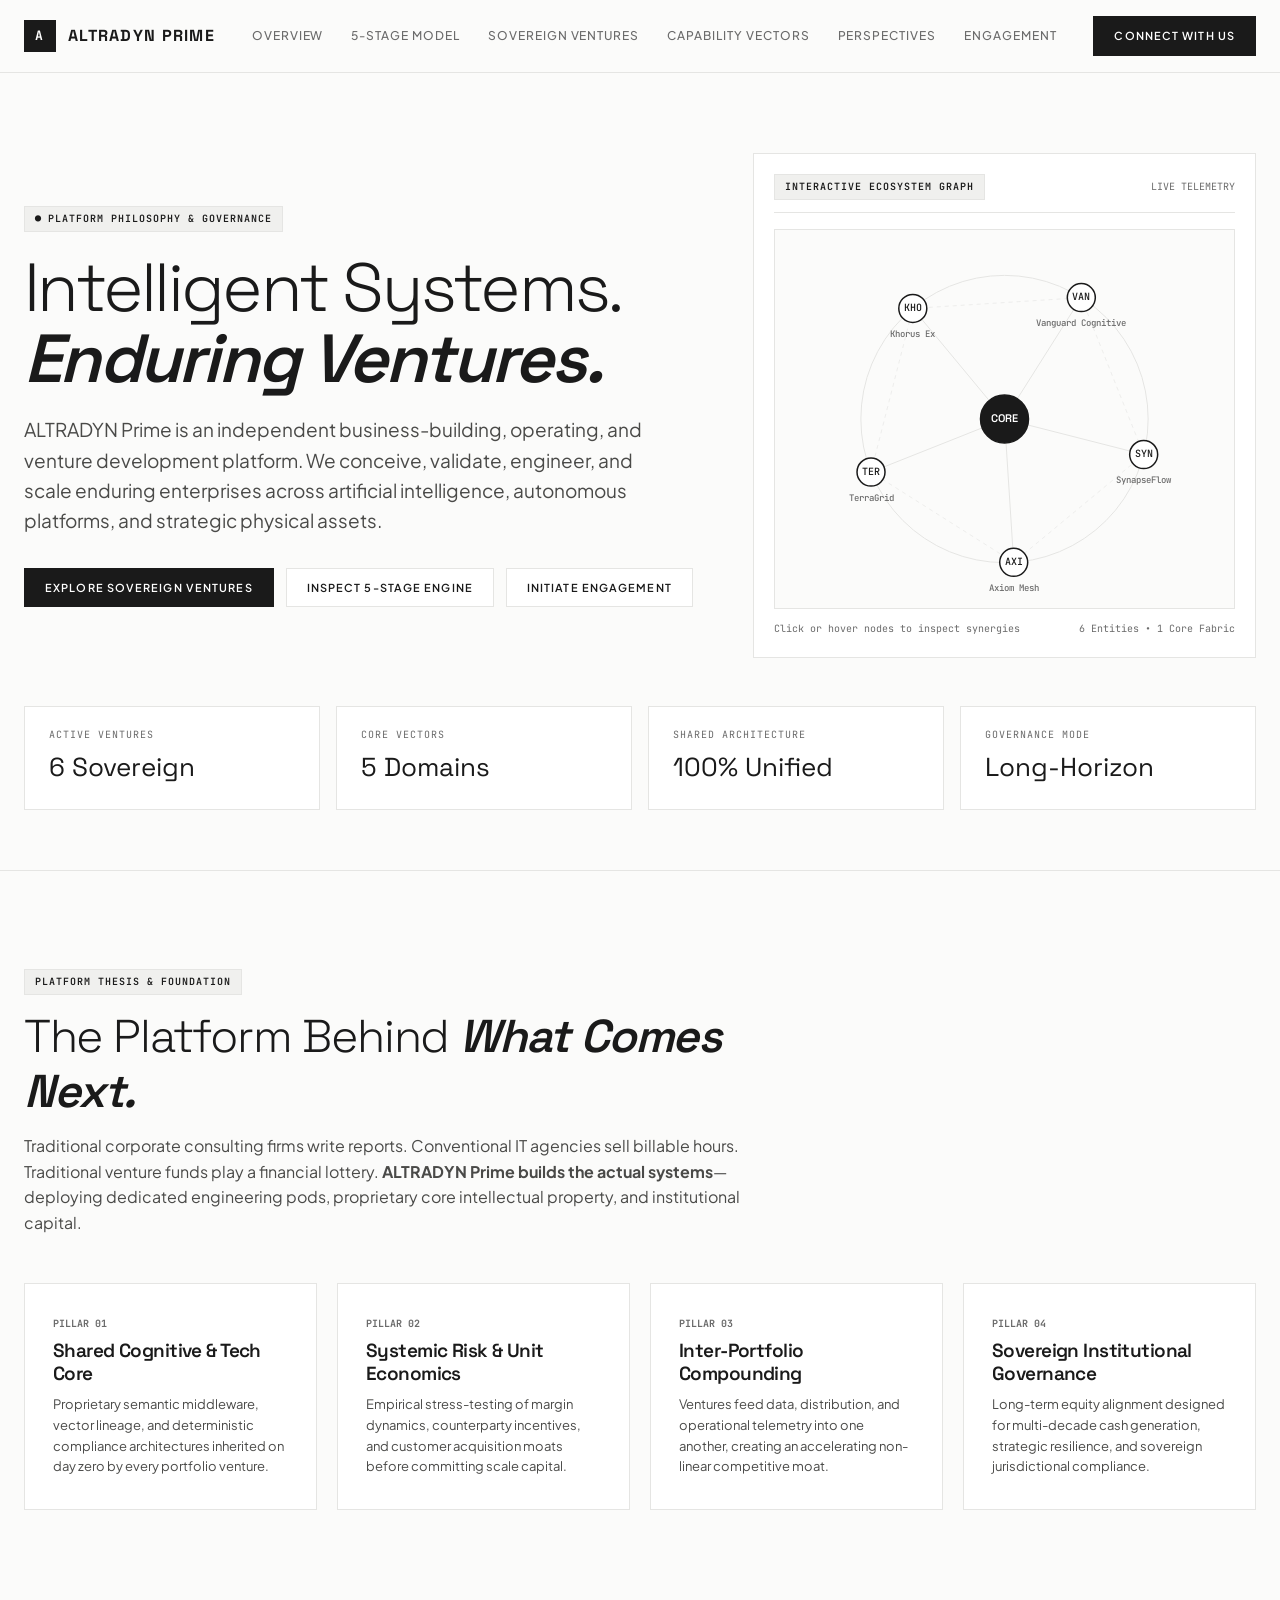
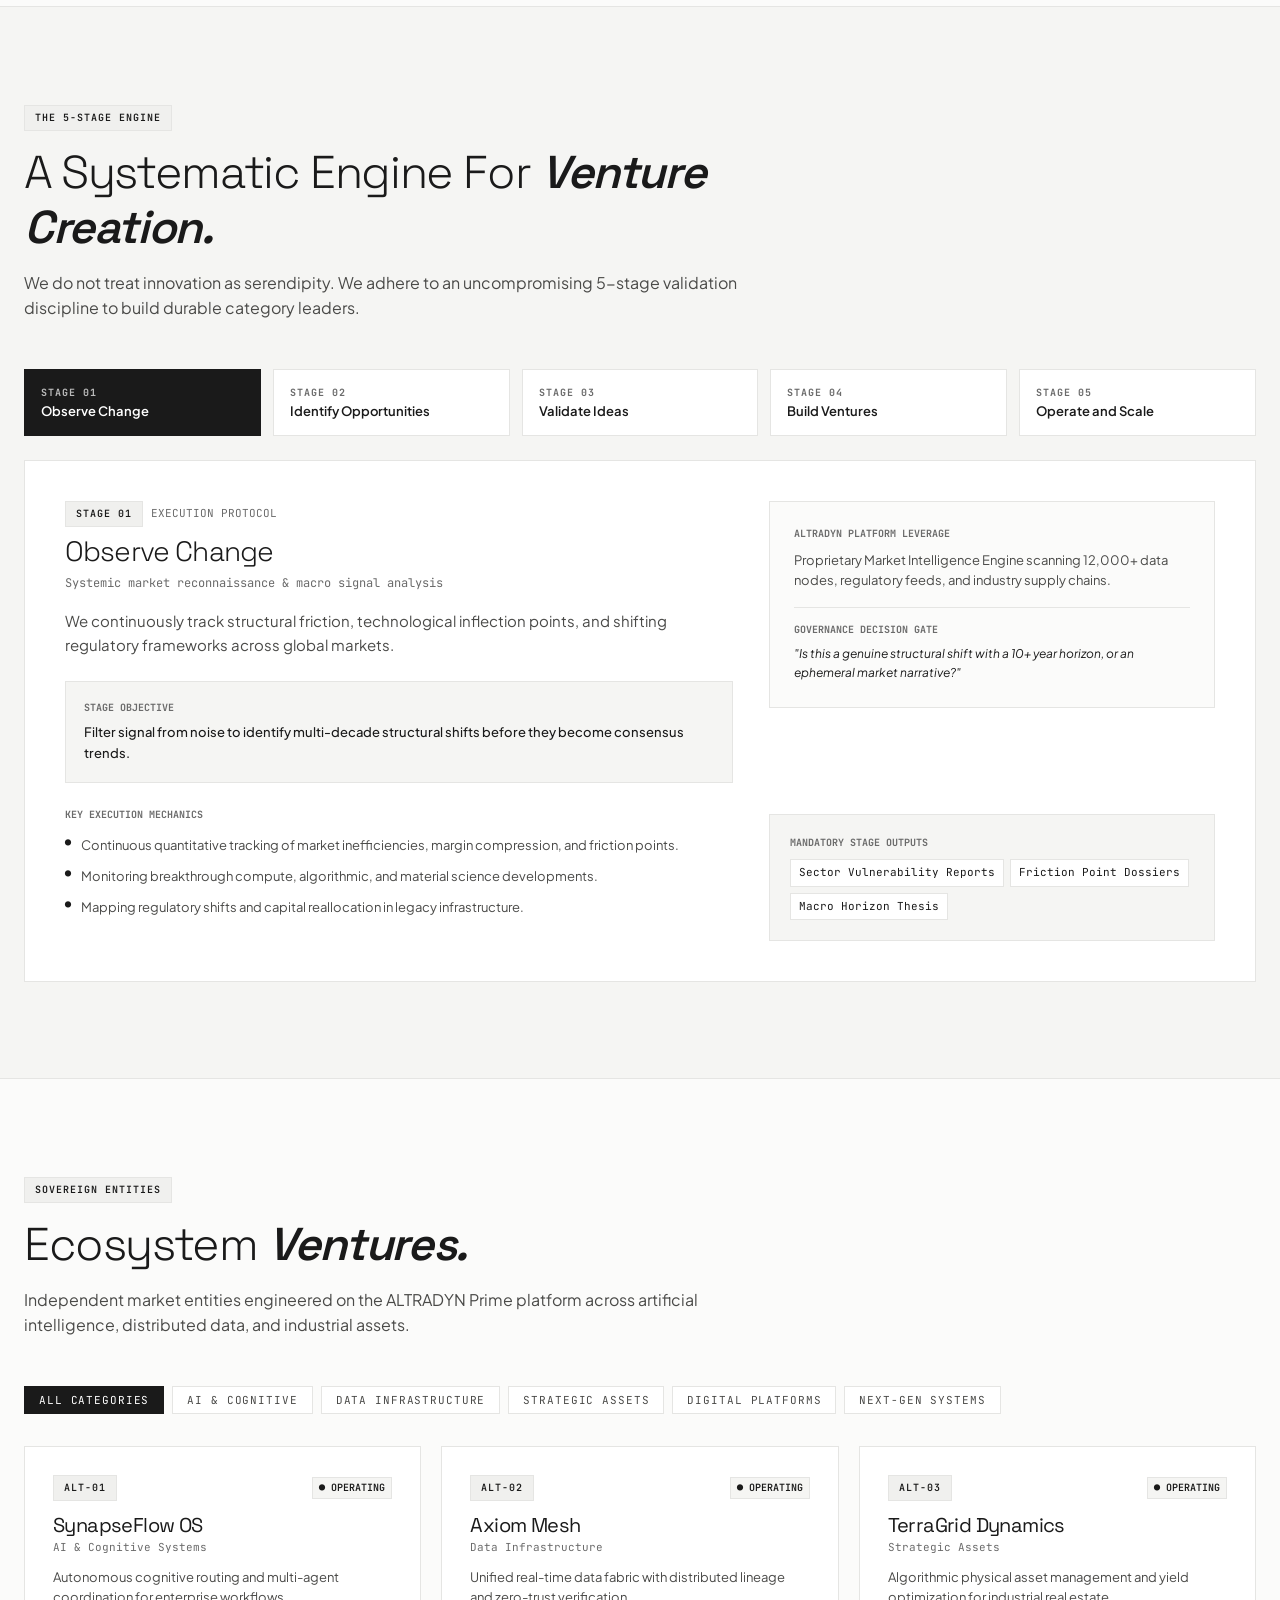
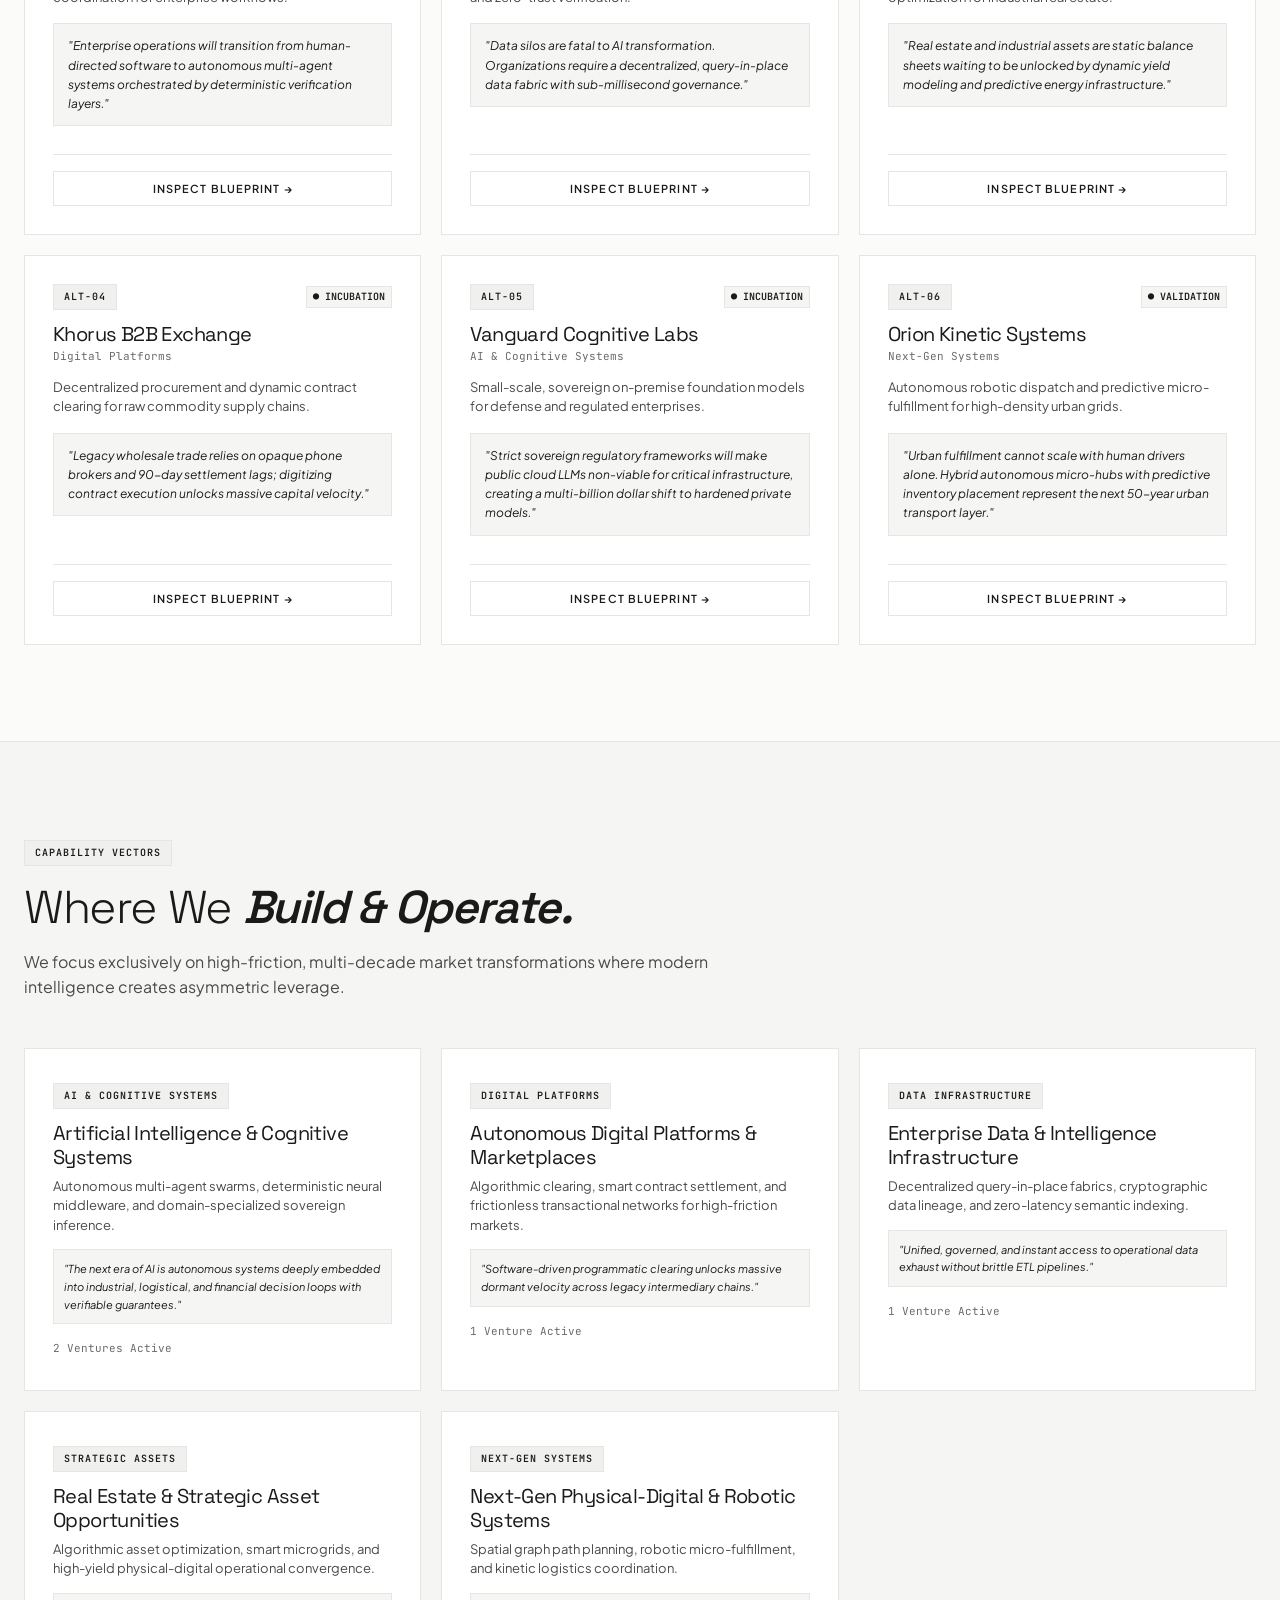
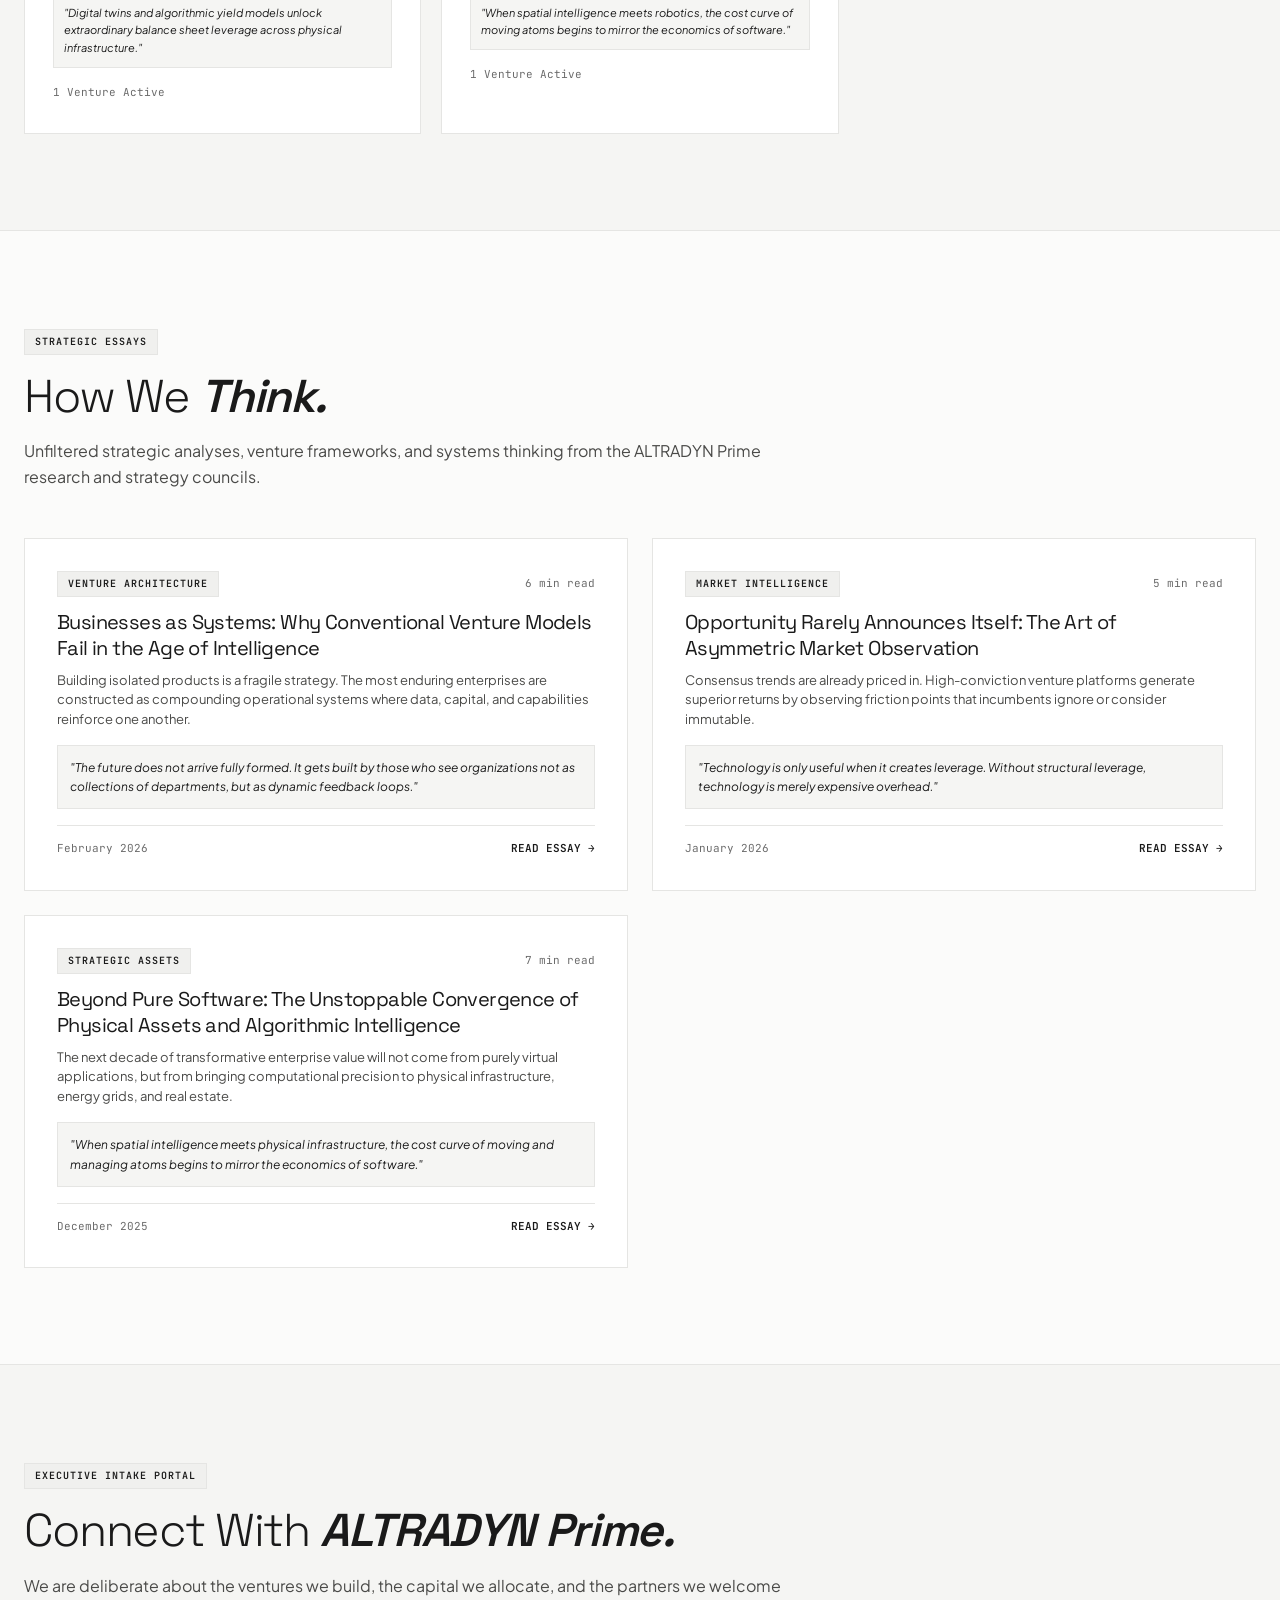
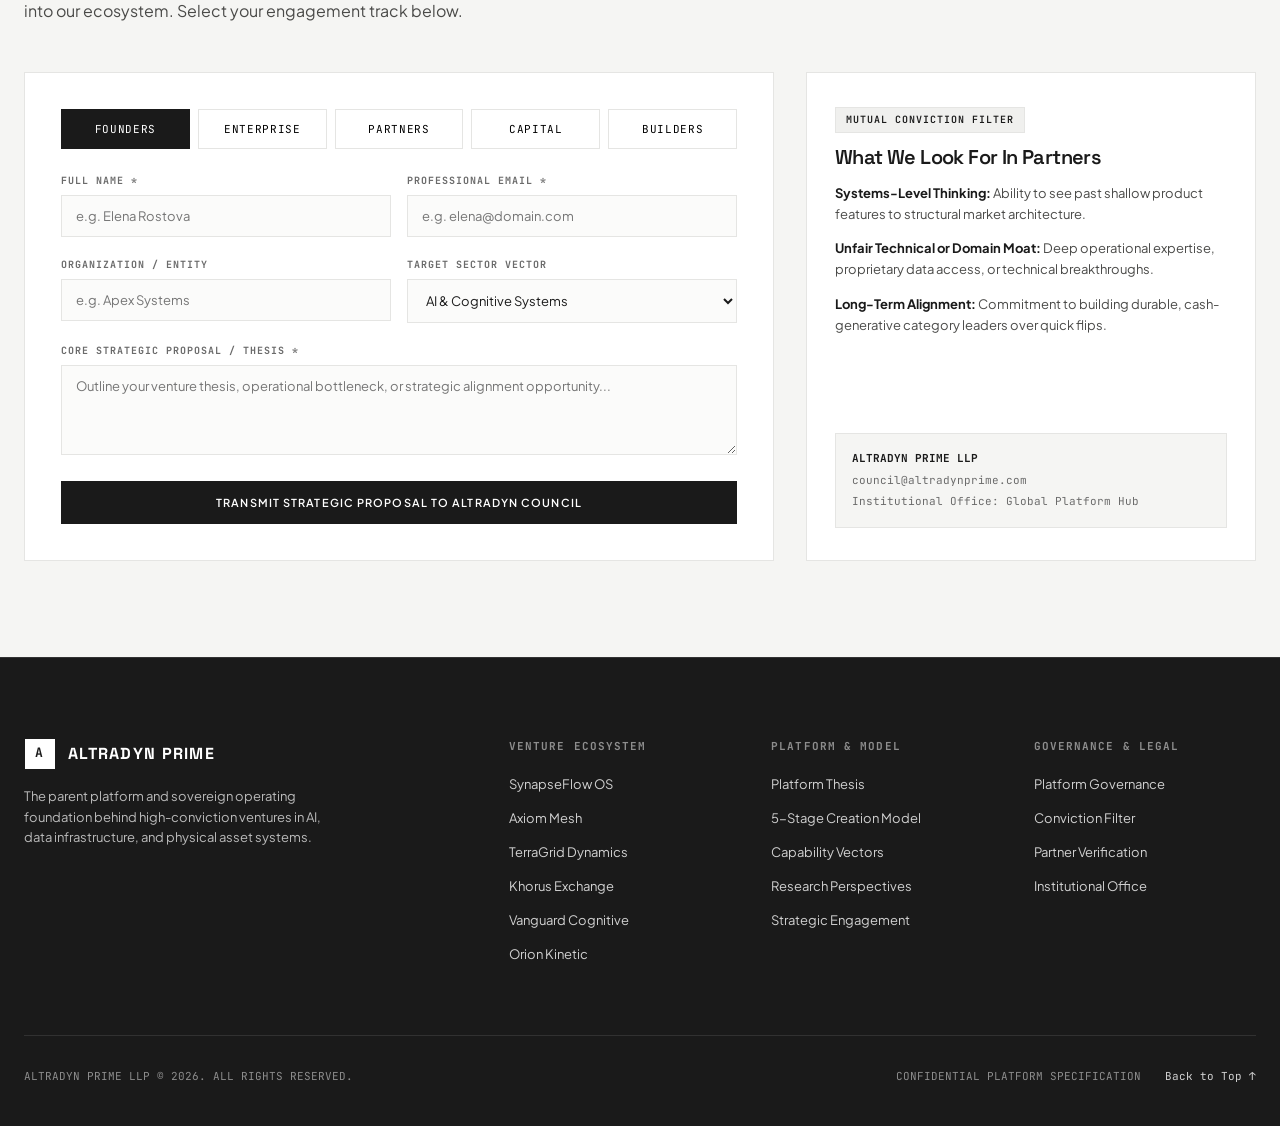
<file: index0.html>
<!DOCTYPE html>
<html lang="en" class="scroll-smooth">
<head>
  <meta charset="UTF-8">
  <meta name="viewport" content="width=device-width, initial-scale=1.0">
  <title>ALTRADYN PRIME — Intelligent Systems. Enduring Ventures.</title>
  <meta name="description" content="ALTRADYN Prime is an independent business-building, operating, and venture development platform conceiving, validating, and scaling enduring market systems.">
  <meta property="og:title" content="ALTRADYN PRIME — Intelligent Systems. Enduring Ventures.">
  <meta property="og:description" content="One platform. Multiple possibilities. Building high-conviction ventures at the intersection of intelligence, technology, and market systems.">
  
  <!-- Typography -->
  <link rel="preconnect" href="https://fonts.googleapis.com">
  <link rel="preconnect" href="https://fonts.gstatic.com" crossorigin>
  <link href="https://fonts.googleapis.com/css2?family=JetBrains+Mono:wght@400;500;600;700&family=Plus+Jakarta+Sans:ital,wght@0,300;0,400;0,500;0,600;0,700;1,400;1,600&family=Space+Grotesk:wght@300;400;500;600;700&display=swap" rel="stylesheet">

  <style>
    /* -------------------------------------------------------------
       ALTRADYN PRIME — CLEAN MINIMALISM ARCHITECTURAL DESIGN SYSTEM
       ------------------------------------------------------------- */
    :root {
      --bg-canvas: #FBFBFA;
      --bg-surface: #FFFFFF;
      --bg-subtle: #F5F5F3;
      --bg-pill: #F0F0EE;
      --text-primary: #1A1A1A;
      --text-secondary: #4A4A48;
      --text-muted: #6B6B6B;
      --text-light: #8C8C8A;
      --border-color: #E5E5E3;
      --border-dark: #1A1A1A;
      --font-body: 'Plus Jakarta Sans', -apple-system, BlinkMacSystemFont, sans-serif;
      --font-display: 'Space Grotesk', 'Plus Jakarta Sans', sans-serif;
      --font-mono: 'JetBrains Mono', monospace;
      --max-width: 1280px;
    }

    *, *::before, *::after {
      box-sizing: border-box;
      margin: 0;
      padding: 0;
    }

    html {
      scroll-behavior: smooth;
      -webkit-font-smoothing: antialiased;
      -moz-osx-font-smoothing: grayscale;
    }

    body {
      font-family: var(--font-body);
      background-color: var(--bg-canvas);
      color: var(--text-primary);
      line-height: 1.6;
      font-size: 15px;
      overflow-x: hidden;
    }

    ::selection {
      background-color: #1A1A1A;
      color: #FFFFFF;
    }

    h1, h2, h3, h4, h5, h6 {
      font-family: var(--font-display);
      font-weight: 400;
      letter-spacing: -0.03em;
      color: var(--text-primary);
      line-height: 1.2;
    }

    p {
      color: var(--text-secondary);
    }

    a {
      color: inherit;
      text-decoration: none;
    }

    button {
      font-family: inherit;
      cursor: pointer;
      border: none;
      background: none;
    }

    /* Container Utility */
    .container {
      width: 100%;
      max-width: var(--max-width);
      margin-left: auto;
      margin-right: auto;
      padding-left: 24px;
      padding-right: 24px;
    }

    /* Header & Navigation */
    header {
      position: sticky;
      top: 0;
      z-index: 50;
      background: rgba(251, 251, 250, 0.94);
      backdrop-filter: blur(12px);
      border-bottom: 1px solid var(--border-color);
    }

    .nav-inner {
      display: flex;
      align-items: center;
      justify-content: space-between;
      height: 72px;
    }

    .brand-logo {
      display: flex;
      align-items: center;
      gap: 12px;
      font-family: var(--font-display);
      font-weight: 700;
      font-size: 16px;
      letter-spacing: 0.08em;
      text-transform: uppercase;
    }

    .brand-symbol {
      width: 32px;
      height: 32px;
      background: #1A1A1A;
      color: #FFFFFF;
      display: flex;
      align-items: center;
      justify-content: center;
      font-family: var(--font-mono);
      font-size: 13px;
      font-weight: 700;
      border: 1px solid var(--border-dark);
    }

    .nav-links {
      display: none;
      align-items: center;
      gap: 28px;
    }

    @media (min-width: 960px) {
      .nav-links {
        display: flex;
      }
    }

    .nav-link {
      font-size: 12px;
      text-transform: uppercase;
      letter-spacing: 0.08em;
      font-weight: 500;
      color: var(--text-muted);
      transition: color 0.15s ease;
      position: relative;
      padding: 6px 0;
    }

    .nav-link:hover, .nav-link.active {
      color: var(--text-primary);
    }

    .nav-link.active::after {
      content: '';
      position: absolute;
      bottom: 0;
      left: 0;
      width: 100%;
      height: 2px;
      background: var(--text-primary);
    }

    .btn {
      display: inline-flex;
      align-items: center;
      justify-content: center;
      gap: 8px;
      padding: 10px 20px;
      font-size: 11px;
      text-transform: uppercase;
      letter-spacing: 0.1em;
      font-weight: 600;
      transition: all 0.2s cubic-bezier(0.16, 1, 0.3, 1);
      border-radius: 0px;
      text-align: center;
      white-space: nowrap;
    }

    .btn-primary {
      background: #1A1A1A;
      color: #FFFFFF;
      border: 1px solid #1A1A1A;
    }

    .btn-primary:hover {
      background: #333333;
      border-color: #333333;
    }

    .btn-secondary {
      background: #FFFFFF;
      color: #1A1A1A;
      border: 1px solid var(--border-color);
    }

    .btn-secondary:hover {
      background: var(--bg-subtle);
      border-color: #1A1A1A;
    }

    .badge-pill {
      display: inline-flex;
      align-items: center;
      gap: 6px;
      padding: 4px 10px;
      background: var(--bg-pill);
      border: 1px solid var(--border-color);
      font-size: 10px;
      text-transform: uppercase;
      letter-spacing: 0.1em;
      font-weight: 600;
      color: var(--text-primary);
      font-family: var(--font-mono);
    }

    /* Hero Section */
    .hero-section {
      padding: 80px 0 60px 0;
      position: relative;
    }

    .hero-grid {
      display: grid;
      grid-template-columns: 1fr;
      gap: 48px;
      align-items: center;
    }

    @media (min-width: 1024px) {
      .hero-grid {
        grid-template-columns: 1.15fr 0.85fr;
      }
    }

    .hero-title {
      font-size: clamp(38px, 6vw, 68px);
      line-height: 1.05;
      font-weight: 300;
      letter-spacing: -0.04em;
      margin: 20px 0;
    }

    .hero-title em {
      font-style: italic;
      font-weight: 600;
    }

    .hero-lead {
      font-size: clamp(16px, 2vw, 19px);
      line-height: 1.6;
      color: var(--text-secondary);
      max-width: 620px;
      margin-bottom: 32px;
    }

    .hero-actions {
      display: flex;
      flex-wrap: wrap;
      gap: 12px;
    }

    /* Live Canvas Box */
    .canvas-card {
      background: #FFFFFF;
      border: 1px solid var(--border-color);
      padding: 20px;
      position: relative;
    }

    .canvas-header {
      display: flex;
      align-items: center;
      justify-content: space-between;
      margin-bottom: 16px;
      padding-bottom: 12px;
      border-bottom: 1px solid var(--border-color);
    }

    .canvas-container {
      width: 100%;
      height: 380px;
      background: #FBFBFA;
      border: 1px solid var(--border-color);
      position: relative;
      cursor: crosshair;
      overflow: hidden;
    }

    #ecosystemCanvas {
      width: 100%;
      height: 100%;
      display: block;
    }

    /* Telemetry Stats Bar */
    .telemetry-bar {
      margin-top: 48px;
      display: grid;
      grid-template-columns: repeat(2, 1fr);
      gap: 16px;
    }

    @media (min-width: 768px) {
      .telemetry-bar {
        grid-template-columns: repeat(4, 1fr);
      }
    }

    .telemetry-item {
      background: #FFFFFF;
      border: 1px solid var(--border-color);
      padding: 20px 24px;
    }

    .telemetry-label {
      font-family: var(--font-mono);
      font-size: 10px;
      text-transform: uppercase;
      letter-spacing: 0.1em;
      color: var(--text-muted);
      margin-bottom: 4px;
    }

    .telemetry-val {
      font-family: var(--font-display);
      font-size: 26px;
      font-weight: 400;
      color: var(--text-primary);
    }

    /* Sections Shared */
    section {
      padding: 96px 0;
      border-top: 1px solid var(--border-color);
    }

    .section-header {
      margin-bottom: 48px;
      max-width: 760px;
    }

    .section-title {
      font-size: clamp(30px, 4vw, 46px);
      font-weight: 300;
      letter-spacing: -0.03em;
      margin: 14px 0;
    }

    .section-title em {
      font-style: italic;
      font-weight: 600;
    }

    .section-desc {
      font-size: 16px;
      color: var(--text-secondary);
      line-height: 1.6;
    }

    /* Model Stage Cards & Interactive Layout */
    .model-nav-grid {
      display: grid;
      grid-template-columns: repeat(2, 1fr);
      gap: 12px;
      margin-bottom: 24px;
    }

    @media (min-width: 768px) {
      .model-nav-grid {
        grid-template-columns: repeat(5, 1fr);
      }
    }

    .stage-tab-btn {
      padding: 16px;
      text-align: left;
      background: #FFFFFF;
      border: 1px solid var(--border-color);
      transition: all 0.2s ease;
    }

    .stage-tab-btn:hover {
      border-color: #1A1A1A;
    }

    .stage-tab-btn.active {
      background: #1A1A1A;
      color: #FFFFFF;
      border-color: #1A1A1A;
    }

    .stage-tab-btn.active .stage-num {
      color: rgba(255, 255, 255, 0.7);
    }

    .stage-tab-btn.active .stage-title {
      color: #FFFFFF;
    }

    .stage-num {
      font-family: var(--font-mono);
      font-size: 10px;
      text-transform: uppercase;
      letter-spacing: 0.1em;
      color: var(--text-muted);
      font-weight: 700;
      margin-bottom: 4px;
    }

    .stage-title {
      font-size: 13px;
      font-weight: 600;
      color: var(--text-primary);
    }

    .stage-detail-box {
      background: #FFFFFF;
      border: 1px solid var(--border-color);
      padding: 40px;
    }

    .stage-detail-grid {
      display: grid;
      grid-template-columns: 1fr;
      gap: 36px;
    }

    @media (min-width: 960px) {
      .stage-detail-grid {
        grid-template-columns: 1.2fr 0.8fr;
      }
    }

    /* Ventures Grid */
    .filter-bar {
      display: flex;
      flex-wrap: wrap;
      gap: 8px;
      margin-bottom: 32px;
    }

    .filter-btn {
      padding: 6px 14px;
      font-size: 11px;
      font-family: var(--font-mono);
      text-transform: uppercase;
      letter-spacing: 0.08em;
      background: #FFFFFF;
      border: 1px solid var(--border-color);
      color: var(--text-secondary);
      transition: all 0.15s ease;
    }

    .filter-btn:hover {
      border-color: var(--text-primary);
      color: var(--text-primary);
    }

    .filter-btn.active {
      background: #1A1A1A;
      color: #FFFFFF;
      border-color: #1A1A1A;
    }

    .ventures-grid {
      display: grid;
      grid-template-columns: 1fr;
      gap: 20px;
    }

    @media (min-width: 768px) {
      .ventures-grid {
        grid-template-columns: repeat(2, 1fr);
      }
    }

    @media (min-width: 1100px) {
      .ventures-grid {
        grid-template-columns: repeat(3, 1fr);
      }
    }

    .venture-card {
      background: #FFFFFF;
      border: 1px solid var(--border-color);
      padding: 28px;
      display: flex;
      flex-direction: column;
      justify-content: space-between;
      transition: all 0.25s cubic-bezier(0.16, 1, 0.3, 1);
    }

    .venture-card:hover {
      border-color: #1A1A1A;
      box-shadow: 0 10px 30px -10px rgba(0, 0, 0, 0.07);
    }

    .venture-header {
      display: flex;
      align-items: center;
      justify-content: space-between;
      margin-bottom: 12px;
    }

    .venture-name {
      font-size: 20px;
      font-weight: 400;
      color: var(--text-primary);
      margin-bottom: 2px;
    }

    .venture-cat {
      font-family: var(--font-mono);
      font-size: 11px;
      color: var(--text-muted);
      margin-bottom: 12px;
    }

    .venture-tagline {
      font-size: 13px;
      color: var(--text-secondary);
      margin-bottom: 16px;
      line-height: 1.5;
    }

    .venture-thesis-quote {
      background: var(--bg-subtle);
      border: 1px solid var(--border-color);
      padding: 12px 14px;
      font-size: 12px;
      font-style: italic;
      color: var(--text-primary);
      margin-bottom: 20px;
    }

    /* Focus Areas Cards */
    .focus-grid {
      display: grid;
      grid-template-columns: 1fr;
      gap: 20px;
    }

    @media (min-width: 768px) {
      .focus-grid {
        grid-template-columns: repeat(2, 1fr);
      }
    }

    @media (min-width: 1024px) {
      .focus-grid {
        grid-template-columns: repeat(3, 1fr);
      }
    }

    .focus-card {
      background: #FFFFFF;
      border: 1px solid var(--border-color);
      padding: 32px 28px;
      transition: all 0.2s ease;
    }

    .focus-card:hover {
      border-color: #1A1A1A;
    }

    .focus-title {
      font-size: 20px;
      font-weight: 400;
      margin: 12px 0 8px 0;
    }

    /* Perspectives */
    .perspectives-grid {
      display: grid;
      grid-template-columns: 1fr;
      gap: 24px;
    }

    @media (min-width: 800px) {
      .perspectives-grid {
        grid-template-columns: repeat(2, 1fr);
      }
    }

    .essay-card {
      background: #FFFFFF;
      border: 1px solid var(--border-color);
      padding: 32px;
      display: flex;
      flex-direction: column;
      justify-content: space-between;
      cursor: pointer;
      transition: all 0.2s ease;
    }

    .essay-card:hover {
      border-color: #1A1A1A;
      box-shadow: 0 8px 24px -8px rgba(0, 0, 0, 0.06);
    }

    /* Engagement / Connect Form */
    .connect-layout {
      display: grid;
      grid-template-columns: 1fr;
      gap: 32px;
    }

    @media (min-width: 960px) {
      .connect-layout {
        grid-template-columns: 1.25fr 0.75fr;
      }
    }

    .connect-form-card {
      background: #FFFFFF;
      border: 1px solid var(--border-color);
      padding: 36px;
    }

    .form-group {
      margin-bottom: 20px;
    }

    .form-label {
      display: block;
      font-family: var(--font-mono);
      font-size: 10px;
      text-transform: uppercase;
      letter-spacing: 0.1em;
      font-weight: 700;
      color: var(--text-muted);
      margin-bottom: 6px;
    }

    .form-input, .form-select, .form-textarea {
      width: 100%;
      padding: 12px 14px;
      background: #FBFBFA;
      border: 1px solid var(--border-color);
      color: var(--text-primary);
      font-family: var(--font-body);
      font-size: 13px;
      border-radius: 0;
      transition: border-color 0.15s ease;
    }

    .form-input:focus, .form-select:focus, .form-textarea:focus {
      outline: none;
      border-color: #1A1A1A;
      background: #FFFFFF;
    }

    .pathways-selector {
      display: grid;
      grid-template-columns: repeat(2, 1fr);
      gap: 8px;
      margin-bottom: 24px;
    }

    @media (min-width: 640px) {
      .pathways-selector {
        grid-template-columns: repeat(5, 1fr);
      }
    }

    .pathway-btn {
      padding: 12px 8px;
      text-align: center;
      background: #FFFFFF;
      border: 1px solid var(--border-color);
      font-size: 11px;
      font-family: var(--font-mono);
      text-transform: uppercase;
      letter-spacing: 0.06em;
      transition: all 0.15s ease;
    }

    .pathway-btn.active {
      background: #1A1A1A;
      color: #FFFFFF;
      border-color: #1A1A1A;
    }

    /* Modal System */
    .modal-overlay {
      position: fixed;
      inset: 0;
      z-index: 100;
      background: rgba(0, 0, 0, 0.6);
      backdrop-filter: blur(4px);
      display: none;
      align-items: center;
      justify-content: center;
      padding: 24px;
      overflow-y: auto;
    }

    .modal-overlay.active {
      display: flex;
    }

    .modal-box {
      width: 100%;
      max-width: 820px;
      background: #FFFFFF;
      border: 1px solid var(--border-color);
      box-shadow: 0 24px 48px -12px rgba(0, 0, 0, 0.2);
      max-height: 90vh;
      display: flex;
      flex-direction: column;
      position: relative;
      margin: auto;
    }

    .modal-header {
      display: flex;
      align-items: center;
      justify-content: space-between;
      padding: 18px 28px;
      background: var(--bg-subtle);
      border-bottom: 1px solid var(--border-color);
    }

    .modal-body {
      padding: 32px 28px;
      overflow-y: auto;
    }

    .modal-footer {
      padding: 16px 28px;
      background: var(--bg-subtle);
      border-top: 1px solid var(--border-color);
      display: flex;
      align-items: center;
      justify-content: space-between;
    }

    /* Footer */
    footer {
      background: #1A1A1A;
      color: #FFFFFF;
      padding: 80px 0 40px 0;
      border-top: 1px solid #333333;
    }

    .footer-grid {
      display: grid;
      grid-template-columns: 1fr;
      gap: 40px;
      margin-bottom: 60px;
    }

    @media (min-width: 768px) {
      .footer-grid {
        grid-template-columns: 2fr 1fr 1fr 1fr;
      }
    }

    .footer-col-title {
      font-family: var(--font-mono);
      font-size: 11px;
      text-transform: uppercase;
      letter-spacing: 0.1em;
      color: rgba(255, 255, 255, 0.5);
      margin-bottom: 16px;
      font-weight: 700;
    }

    .footer-links {
      list-style: none;
    }

    .footer-links li {
      margin-bottom: 10px;
    }

    .footer-links a {
      color: rgba(255, 255, 255, 0.8);
      font-size: 13px;
      transition: color 0.15s ease;
    }

    .footer-links a:hover {
      color: #FFFFFF;
    }

    .footer-bottom {
      padding-top: 32px;
      border-top: 1px solid rgba(255, 255, 255, 0.1);
      display: flex;
      flex-direction: column;
      gap: 16px;
      align-items: center;
      justify-content: space-between;
      font-family: var(--font-mono);
      font-size: 11px;
      color: rgba(255, 255, 255, 0.5);
    }

    @media (min-width: 768px) {
      .footer-bottom {
        flex-direction: row;
      }
    }

    /* Mobile Drawer */
    .mobile-menu-btn {
      display: flex;
      padding: 8px;
    }

    @media (min-width: 960px) {
      .mobile-menu-btn {
        display: none;
      }
    }

    .mobile-drawer {
      display: none;
      position: fixed;
      top: 72px;
      left: 0;
      right: 0;
      background: #FFFFFF;
      border-bottom: 1px solid var(--border-color);
      padding: 24px;
      z-index: 49;
    }

    .mobile-drawer.open {
      display: block;
    }

    .mobile-drawer a {
      display: block;
      padding: 12px 0;
      font-size: 13px;
      text-transform: uppercase;
      letter-spacing: 0.08em;
      font-weight: 600;
      border-bottom: 1px solid var(--bg-subtle);
    }
  </style>
</head>
<body>

  <!-- Top Sticky Navigation -->
  <header>
    <div class="container">
      <div class="nav-inner">
        <!-- Logo -->
        <a href="#hero" class="brand-logo">
          <div class="brand-symbol">A</div>
          <span>ALTRADYN PRIME</span>
        </a>

        <!-- Desktop Navigation Links -->
        <nav class="nav-links">
          <a href="#about" class="nav-link">Overview</a>
          <a href="#model" class="nav-link">5-Stage Model</a>
          <a href="#ventures" class="nav-link">Sovereign Ventures</a>
          <a href="#focus" class="nav-link">Capability Vectors</a>
          <a href="#perspectives" class="nav-link">Perspectives</a>
          <a href="#connect" class="nav-link">Engagement</a>
        </nav>

        <!-- CTAs -->
        <div style="display: flex; align-items: center; gap: 10px;">
          <a href="#connect" class="btn btn-primary">Connect With Us</a>
          <button class="mobile-menu-btn btn-secondary" id="mobileMenuToggle" aria-label="Toggle Navigation">
            <svg width="18" height="18" viewBox="0 0 24 24" fill="none" stroke="currentColor" stroke-width="2"><line x1="3" y1="12" x2="21" y2="12"></line><line x1="3" y1="6" x2="21" y2="6"></line><line x1="3" y1="18" x2="21" y2="18"></line></svg>
          </button>
        </div>
      </div>
    </div>

    <!-- Mobile Drawer -->
    <div class="mobile-drawer" id="mobileDrawer">
      <a href="#about" onclick="toggleMobileMenu()">Overview & Philosophy</a>
      <a href="#model" onclick="toggleMobileMenu()">5-Stage Venture Engine</a>
      <a href="#ventures" onclick="toggleMobileMenu()">Sovereign Ventures (6)</a>
      <a href="#focus" onclick="toggleMobileMenu()">Capability Vectors (5)</a>
      <a href="#perspectives" onclick="toggleMobileMenu()">Perspectives & Essays</a>
      <a href="#connect" onclick="toggleMobileMenu()">Strategic Engagement Portal</a>
    </div>
  </header>

  <!-- Hero Section -->
  <main>
    <section class="hero-section" id="hero" style="border-top: none;">
      <div class="container">
        <div class="hero-grid">
          <div>
            <div class="badge-pill">
              <span>●</span> Platform Philosophy & Governance
            </div>
            <h1 class="hero-title">
              Intelligent Systems. <em>Enduring Ventures.</em>
            </h1>
            <p class="hero-lead">
              ALTRADYN Prime is an independent business-building, operating, and venture development platform. We conceive, validate, engineer, and scale enduring enterprises across artificial intelligence, autonomous platforms, and strategic physical assets.
            </p>
            <div class="hero-actions">
              <a href="#ventures" class="btn btn-primary">Explore Sovereign Ventures</a>
              <a href="#model" class="btn btn-secondary">Inspect 5-Stage Engine</a>
              <a href="#connect" class="btn btn-secondary">Initiate Engagement</a>
            </div>
          </div>

          <!-- Interactive Ecosystem Canvas Card -->
          <div class="canvas-card">
            <div class="canvas-header">
              <span class="badge-pill">Interactive Ecosystem Graph</span>
              <span style="font-family: var(--font-mono); font-size: 10px; color: var(--text-muted);">LIVE TELEMETRY</span>
            </div>
            <div class="canvas-container" id="canvasContainer">
              <canvas id="ecosystemCanvas"></canvas>
            </div>
            <div style="margin-top: 12px; display: flex; justify-content: space-between; font-family: var(--font-mono); font-size: 10px; color: var(--text-muted);">
              <span>Click or hover nodes to inspect synergies</span>
              <span>6 Entities • 1 Core Fabric</span>
            </div>
          </div>
        </div>

        <!-- Platform Telemetry Metrics Bar -->
        <div class="telemetry-bar">
          <div class="telemetry-item">
            <div class="telemetry-label">Active Ventures</div>
            <div class="telemetry-val">6 Sovereign</div>
          </div>
          <div class="telemetry-item">
            <div class="telemetry-label">Core Vectors</div>
            <div class="telemetry-val">5 Domains</div>
          </div>
          <div class="telemetry-item">
            <div class="telemetry-label">Shared Architecture</div>
            <div class="telemetry-val">100% Unified</div>
          </div>
          <div class="telemetry-item">
            <div class="telemetry-label">Governance Mode</div>
            <div class="telemetry-val">Long-Horizon</div>
          </div>
        </div>
      </div>
    </section>

    <!-- About & Platform Thesis Section -->
    <section id="about">
      <div class="container">
        <div class="section-header">
          <div class="badge-pill">Platform Thesis & Foundation</div>
          <h2 class="section-title">The Platform Behind <em>What Comes Next.</em></h2>
          <p class="section-desc">
            Traditional corporate consulting firms write reports. Conventional IT agencies sell billable hours. Traditional venture funds play a financial lottery. <strong>ALTRADYN Prime builds the actual systems</strong>—deploying dedicated engineering pods, proprietary core intellectual property, and institutional capital.
          </p>
        </div>

        <div style="display: grid; grid-template-columns: repeat(auto-fit, minmax(280px, 1fr)); gap: 20px;">
          <div style="background: #FFFFFF; border: 1px solid var(--border-color); padding: 32px 28px;">
            <div style="font-family: var(--font-mono); font-size: 10px; text-transform: uppercase; color: var(--text-muted); font-weight: 700; margin-bottom: 8px;">PILLAR 01</div>
            <h3 style="font-size: 19px; font-weight: 600; margin-bottom: 8px;">Shared Cognitive & Tech Core</h3>
            <p style="font-size: 13px; color: var(--text-secondary);">Proprietary semantic middleware, vector lineage, and deterministic compliance architectures inherited on day zero by every portfolio venture.</p>
          </div>
          <div style="background: #FFFFFF; border: 1px solid var(--border-color); padding: 32px 28px;">
            <div style="font-family: var(--font-mono); font-size: 10px; text-transform: uppercase; color: var(--text-muted); font-weight: 700; margin-bottom: 8px;">PILLAR 02</div>
            <h3 style="font-size: 19px; font-weight: 600; margin-bottom: 8px;">Systemic Risk & Unit Economics</h3>
            <p style="font-size: 13px; color: var(--text-secondary);">Empirical stress-testing of margin dynamics, counterparty incentives, and customer acquisition moats before committing scale capital.</p>
          </div>
          <div style="background: #FFFFFF; border: 1px solid var(--border-color); padding: 32px 28px;">
            <div style="font-family: var(--font-mono); font-size: 10px; text-transform: uppercase; color: var(--text-muted); font-weight: 700; margin-bottom: 8px;">PILLAR 03</div>
            <h3 style="font-size: 19px; font-weight: 600; margin-bottom: 8px;">Inter-Portfolio Compounding</h3>
            <p style="font-size: 13px; color: var(--text-secondary);">Ventures feed data, distribution, and operational telemetry into one another, creating an accelerating non-linear competitive moat.</p>
          </div>
          <div style="background: #FFFFFF; border: 1px solid var(--border-color); padding: 32px 28px;">
            <div style="font-family: var(--font-mono); font-size: 10px; text-transform: uppercase; color: var(--text-muted); font-weight: 700; margin-bottom: 8px;">PILLAR 04</div>
            <h3 style="font-size: 19px; font-weight: 600; margin-bottom: 8px;">Sovereign Institutional Governance</h3>
            <p style="font-size: 13px; color: var(--text-secondary);">Long-term equity alignment designed for multi-decade cash generation, strategic resilience, and sovereign jurisdictional compliance.</p>
          </div>
        </div>
      </div>
    </section>

    <!-- The 5-Stage Business-Building Engine Section -->
    <section id="model" style="background: var(--bg-subtle);">
      <div class="container">
        <div class="section-header">
          <div class="badge-pill">The 5-Stage Engine</div>
          <h2 class="section-title">A Systematic Engine For <em>Venture Creation.</em></h2>
          <p class="section-desc">
            We do not treat innovation as serendipity. We adhere to an uncompromising 5-stage validation discipline to build durable category leaders.
          </p>
        </div>

        <!-- Stage Switcher Tabs -->
        <div class="model-nav-grid" id="stageTabsContainer">
          <button class="stage-tab-btn active" onclick="switchStage(1)">
            <div class="stage-num">STAGE 01</div>
            <div class="stage-title">Observe Change</div>
          </button>
          <button class="stage-tab-btn" onclick="switchStage(2)">
            <div class="stage-num">STAGE 02</div>
            <div class="stage-title">Identify Opportunities</div>
          </button>
          <button class="stage-tab-btn" onclick="switchStage(3)">
            <div class="stage-num">STAGE 03</div>
            <div class="stage-title">Validate Ideas</div>
          </button>
          <button class="stage-tab-btn" onclick="switchStage(4)">
            <div class="stage-num">STAGE 04</div>
            <div class="stage-title">Build Ventures</div>
          </button>
          <button class="stage-tab-btn" onclick="switchStage(5)">
            <div class="stage-num">STAGE 05</div>
            <div class="stage-title">Operate and Scale</div>
          </button>
        </div>

        <!-- Dynamic Stage Detail Box -->
        <div class="stage-detail-box" id="stageContentBox">
          <!-- Populated by JavaScript -->
        </div>
      </div>
    </section>

    <!-- Sovereign Ventures Directory Section -->
    <section id="ventures">
      <div class="container">
        <div class="section-header">
          <div class="badge-pill">Sovereign Entities</div>
          <h2 class="section-title">Ecosystem <em>Ventures.</em></h2>
          <p class="section-desc">
            Independent market entities engineered on the ALTRADYN Prime platform across artificial intelligence, distributed data, and industrial assets.
          </p>
        </div>

        <!-- Category Filters -->
        <div class="filter-bar" id="ventureFilterBar">
          <button class="filter-btn active" onclick="filterVentures('all', this)">All Categories</button>
          <button class="filter-btn" onclick="filterVentures('AI & Cognitive Systems', this)">AI & Cognitive</button>
          <button class="filter-btn" onclick="filterVentures('Data Infrastructure', this)">Data Infrastructure</button>
          <button class="filter-btn" onclick="filterVentures('Strategic Assets', this)">Strategic Assets</button>
          <button class="filter-btn" onclick="filterVentures('Digital Platforms', this)">Digital Platforms</button>
          <button class="filter-btn" onclick="filterVentures('Next-Gen Systems', this)">Next-Gen Systems</button>
        </div>

        <!-- Ventures Grid -->
        <div class="ventures-grid" id="venturesContainer">
          <!-- Populated by JavaScript -->
        </div>
      </div>
    </section>

    <!-- Capability Vectors / Focus Areas Section -->
    <section id="focus" style="background: var(--bg-subtle);">
      <div class="container">
        <div class="section-header">
          <div class="badge-pill">Capability Vectors</div>
          <h2 class="section-title">Where We <em>Build & Operate.</em></h2>
          <p class="section-desc">
            We focus exclusively on high-friction, multi-decade market transformations where modern intelligence creates asymmetric leverage.
          </p>
        </div>

        <div class="focus-grid" id="focusAreasContainer">
          <!-- Populated by JavaScript -->
        </div>
      </div>
    </section>

    <!-- Strategic Perspectives & Essays Section -->
    <section id="perspectives">
      <div class="container">
        <div class="section-header">
          <div class="badge-pill">Strategic Essays</div>
          <h2 class="section-title">How We <em>Think.</em></h2>
          <p class="section-desc">
            Unfiltered strategic analyses, venture frameworks, and systems thinking from the ALTRADYN Prime research and strategy councils.
          </p>
        </div>

        <div class="perspectives-grid" id="perspectivesContainer">
          <!-- Populated by JavaScript -->
        </div>
      </div>
    </section>

    <!-- Strategic Engagement Portal Section -->
    <section id="connect" style="background: var(--bg-subtle);">
      <div class="container">
        <div class="section-header">
          <div class="badge-pill">Executive Intake Portal</div>
          <h2 class="section-title">Connect With <em>ALTRADYN Prime.</em></h2>
          <p class="section-desc">
            We are deliberate about the ventures we build, the capital we allocate, and the partners we welcome into our ecosystem. Select your engagement track below.
          </p>
        </div>

        <div class="connect-layout">
          <!-- Alignment Form -->
          <div class="connect-form-card">
            <!-- Pathway Track Selector -->
            <div class="pathways-selector" id="pathwaySelector">
              <button class="pathway-btn active" onclick="selectPathway('founder', this)">Founders</button>
              <button class="pathway-btn" onclick="selectPathway('business_owner', this)">Enterprise</button>
              <button class="pathway-btn" onclick="selectPathway('strategic_partner', this)">Partners</button>
              <button class="pathway-btn" onclick="selectPathway('capital', this)">Capital</button>
              <button class="pathway-btn" onclick="selectPathway('talent', this)">Builders</button>
            </div>

            <form id="engagementForm" onsubmit="handleFormSubmit(event)">
              <div style="display: grid; grid-template-columns: 1fr 1fr; gap: 16px;">
                <div class="form-group">
                  <label class="form-label">Full Name *</label>
                  <input type="text" class="form-input" id="formName" required placeholder="e.g. Elena Rostova">
                </div>
                <div class="form-group">
                  <label class="form-label">Professional Email *</label>
                  <input type="email" class="form-input" id="formEmail" required placeholder="e.g. elena@domain.com">
                </div>
              </div>

              <div style="display: grid; grid-template-columns: 1fr 1fr; gap: 16px;">
                <div class="form-group">
                  <label class="form-label">Organization / Entity</label>
                  <input type="text" class="form-input" id="formOrg" placeholder="e.g. Apex Systems">
                </div>
                <div class="form-group">
                  <label class="form-label">Target Sector Vector</label>
                  <select class="form-select" id="formSector">
                    <option value="AI & Cognitive Systems">AI & Cognitive Systems</option>
                    <option value="Enterprise Data Infrastructure">Enterprise Data Infrastructure</option>
                    <option value="Autonomous Digital Platforms">Autonomous Digital Platforms</option>
                    <option value="Strategic Asset Modernization">Strategic Asset Modernization</option>
                    <option value="Next-Gen Kinetic & Robotics">Next-Gen Kinetic & Robotics</option>
                  </select>
                </div>
              </div>

              <div class="form-group">
                <label class="form-label">Core Strategic Proposal / Thesis *</label>
                <textarea class="form-textarea" id="formSummary" rows="4" required placeholder="Outline your venture thesis, operational bottleneck, or strategic alignment opportunity..."></textarea>
              </div>

              <button type="submit" class="btn btn-primary" style="width: 100%; padding: 14px;">
                Transmit Strategic Proposal to ALTRADYN Council
              </button>
            </form>

            <div id="formSuccessMessage" style="display: none; text-align: center; padding: 32px 16px;">
              <div style="width: 48px; height: 48px; background: var(--bg-pill); border: 1px solid var(--border-color); display: flex; align-items: center; justify-content: center; margin: 0 auto 16px auto;">
                <svg width="24" height="24" viewBox="0 0 24 24" fill="none" stroke="#1A1A1A" stroke-width="2"><polyline points="20 6 9 17 4 12"></polyline></svg>
              </div>
              <h3 style="font-size: 22px; font-weight: 400; margin-bottom: 8px;">Proposal Successfully Received</h3>
              <p style="font-size: 13px; color: var(--text-secondary); max-width: 420px; margin: 0 auto 16px auto;">
                Your strategic dossier has been securely routed to the ALTRADYN Prime Strategy Council.
              </p>
              <div style="background: var(--bg-subtle); border: 1px solid var(--border-color); padding: 12px; font-family: var(--font-mono); font-size: 11px; max-width: 320px; margin: 0 auto 16px auto; text-align: left;">
                <div>Routing Ref: <strong id="routingRef">ALT-ENG-8492</strong></div>
                <div>Response Window: <strong>Within 48 Business Hours</strong></div>
              </div>
              <button class="btn btn-secondary" onclick="resetForm()">Submit Another Inquiry</button>
            </div>
          </div>

          <!-- Alignment Standards Side Card -->
          <div style="background: #FFFFFF; border: 1px solid var(--border-color); padding: 32px 28px; display: flex; flex-direction: column; justify-content: space-between;">
            <div>
              <div class="badge-pill" style="margin-bottom: 12px;">Mutual Conviction Filter</div>
              <h3 style="font-size: 20px; font-weight: 600; margin-bottom: 14px;">What We Look For In Partners</h3>
              <ul style="list-style: none; font-size: 13px; color: var(--text-secondary); line-height: 1.6;">
                <li style="margin-bottom: 14px;">
                  <strong style="color: var(--text-primary);">Systems-Level Thinking:</strong> Ability to see past shallow product features to structural market architecture.
                </li>
                <li style="margin-bottom: 14px;">
                  <strong style="color: var(--text-primary);">Unfair Technical or Domain Moat:</strong> Deep operational expertise, proprietary data access, or technical breakthroughs.
                </li>
                <li style="margin-bottom: 14px;">
                  <strong style="color: var(--text-primary);">Long-Term Alignment:</strong> Commitment to building durable, cash-generative category leaders over quick flips.
                </li>
              </ul>
            </div>

            <div style="background: var(--bg-subtle); border: 1px solid var(--border-color); padding: 16px; font-family: var(--font-mono); font-size: 11px;">
              <div style="font-weight: 700; text-transform: uppercase; margin-bottom: 4px;">ALTRADYN PRIME LLP</div>
              <div style="color: var(--text-muted);">council@altradynprime.com</div>
              <div style="color: var(--text-muted); margin-top: 4px;">Institutional Office: Global Platform Hub</div>
            </div>
          </div>
        </div>
      </div>
    </section>
  </main>

  <!-- Footer -->
  <footer>
    <div class="container">
      <div class="footer-grid">
        <div>
          <div class="brand-logo" style="margin-bottom: 16px;">
            <div class="brand-symbol" style="background: #FFFFFF; color: #1A1A1A;">A</div>
            <span style="color: #FFFFFF;">ALTRADYN PRIME</span>
          </div>
          <p style="color: rgba(255, 255, 255, 0.7); font-size: 13px; max-width: 320px; line-height: 1.6;">
            The parent platform and sovereign operating foundation behind high-conviction ventures in AI, data infrastructure, and physical asset systems.
          </p>
        </div>

        <div>
          <div class="footer-col-title">Venture Ecosystem</div>
          <ul class="footer-links">
            <li><a href="#ventures" onclick="openVentureModal('synapse-flow')">SynapseFlow OS</a></li>
            <li><a href="#ventures" onclick="openVentureModal('axiom-mesh')">Axiom Mesh</a></li>
            <li><a href="#ventures" onclick="openVentureModal('terragrid-assets')">TerraGrid Dynamics</a></li>
            <li><a href="#ventures" onclick="openVentureModal('khorus-platforms')">Khorus Exchange</a></li>
            <li><a href="#ventures" onclick="openVentureModal('neural-fabric')">Vanguard Cognitive</a></li>
            <li><a href="#ventures" onclick="openVentureModal('orion-logix')">Orion Kinetic</a></li>
          </ul>
        </div>

        <div>
          <div class="footer-col-title">Platform & Model</div>
          <ul class="footer-links">
            <li><a href="#about">Platform Thesis</a></li>
            <li><a href="#model">5-Stage Creation Model</a></li>
            <li><a href="#focus">Capability Vectors</a></li>
            <li><a href="#perspectives">Research Perspectives</a></li>
            <li><a href="#connect">Strategic Engagement</a></li>
          </ul>
        </div>

        <div>
          <div class="footer-col-title">Governance & Legal</div>
          <ul class="footer-links">
            <li><a href="#about">Platform Governance</a></li>
            <li><a href="#about">Conviction Filter</a></li>
            <li><a href="#connect">Partner Verification</a></li>
            <li><a href="#connect">Institutional Office</a></li>
          </ul>
        </div>
      </div>

      <div class="footer-bottom">
        <div>ALTRADYN PRIME LLP © 2026. ALL RIGHTS RESERVED.</div>
        <div style="display: flex; gap: 24px;">
          <span>CONFIDENTIAL PLATFORM SPECIFICATION</span>
          <a href="#hero" style="color: rgba(255, 255, 255, 0.8);">Back to Top ↑</a>
        </div>
      </div>
    </div>
  </footer>

  <!-- Venture Detail Modal -->
  <div class="modal-overlay" id="ventureModal" onclick="closeVentureModal()">
    <div class="modal-box" onclick="event.stopPropagation()">
      <div class="modal-header">
        <div style="display: flex; align-items: center; gap: 10px;">
          <span class="badge-pill" id="mCode">ALT-01</span>
          <span style="font-family: var(--font-mono); font-size: 11px; color: var(--text-muted); text-transform: uppercase;">Venture Architectural Blueprint</span>
        </div>
        <button onclick="closeVentureModal()" style="font-size: 20px; font-weight: 300; padding: 4px;">&times;</button>
      </div>
      <div class="modal-body" id="ventureModalBody">
        <!-- Injected via JS -->
      </div>
      <div class="modal-footer">
        <span style="font-family: var(--font-mono); font-size: 11px; color: var(--text-muted);">Sovereign entity backed by ALTRADYN Prime platform.</span>
        <button class="btn btn-primary" onclick="closeVentureModal(); window.location.hash = 'connect';">Initiate Partnership</button>
      </div>
    </div>
  </div>

  <!-- Perspective Essay Reader Modal -->
  <div class="modal-overlay" id="essayModal" onclick="closeEssayModal()">
    <div class="modal-box" onclick="event.stopPropagation()">
      <div class="modal-header">
        <div style="display: flex; align-items: center; gap: 10px;">
          <span class="badge-pill" id="eCategory">Venture Architecture</span>
          <span style="font-family: var(--font-mono); font-size: 11px; color: var(--text-muted);" id="eReadTime">6 min read</span>
        </div>
        <button onclick="closeEssayModal()" style="font-size: 20px; font-weight: 300; padding: 4px;">&times;</button>
      </div>
      <div class="modal-body" id="essayModalBody">
        <!-- Injected via JS -->
      </div>
      <div class="modal-footer">
        <span style="font-family: var(--font-mono); font-size: 11px; color: var(--text-muted);">ALTRADYN Prime Strategy Publication</span>
        <button class="btn btn-secondary" onclick="closeEssayModal()">Close Reader</button>
      </div>
    </div>
  </div>

  <!-- =============================================================
       DATA & INTERACTIVE JAVASCRIPT CONTROLLERS
       ============================================================= -->
  <script>
    // -------------------------------------------------------------
    // 1. DATA REPOSITORIES
    // -------------------------------------------------------------
    const VENTURES_DATA = [
      {
        id: 'synapse-flow',
        code: 'ALT-01',
        name: 'SynapseFlow OS',
        displayCategory: 'AI & Cognitive Systems',
        stage: 'operating',
        tagline: 'Autonomous cognitive routing and multi-agent coordination for enterprise workflows.',
        thesis: 'Enterprise operations will transition from human-directed software to autonomous multi-agent systems orchestrated by deterministic verification layers.',
        architectureSummary: 'A hybrid semantic middleware that blends specialized neural models with deterministic business logic and audit constraints.',
        problemSpace: 'Complex enterprises suffer from fragmented manual handoffs across ERP, logistics, and customer operations, bleeding margin and latency.',
        builtCapabilities: [
          'Multi-agent workflow orchestration',
          'Deterministic audit and compliance verification',
          'Real-time continuous model fine-tuning and telemetry',
          'Zero-latency semantic memory caching'
        ],
        platformLeverage: [
          'Built upon ALTRADYN Shared Cognitive Core',
          'Accelerated by shared enterprise testing sandbox',
          'Access to ALTRADYN cross-portfolio distribution'
        ],
        operationalMetrics: [
          { label: 'Agent Transactions / Mo', value: '42M+' },
          { label: 'Latency Reduction', value: '78%' },
          { label: 'Operating Reliability', value: '99.98%' }
        ],
        techStack: ['Distributed Rust', 'PyTorch C++', 'Vector Graph DB', 'gRPC Telemetry'],
        foundingYear: '2024'
      },
      {
        id: 'axiom-mesh',
        code: 'ALT-02',
        name: 'Axiom Mesh',
        displayCategory: 'Data Infrastructure',
        stage: 'operating',
        tagline: 'Unified real-time data fabric with distributed lineage and zero-trust verification.',
        thesis: 'Data silos are fatal to AI transformation. Organizations require a decentralized, query-in-place data fabric with sub-millisecond governance.',
        architectureSummary: 'An edge-native, zero-copy distributed query layer connecting heterogeneous databases without massive ETL overhead.',
        problemSpace: 'High ingestion costs and compliance hurdles prevent real-time decisioning across global business operations.',
        builtCapabilities: [
          'Edge-native distributed semantic query engine',
          'Cryptographic data lineage and provenance tracking',
          'Automated PII/GDPR policy enforcement at network layer',
          'Zero-copy schema synthesis'
        ],
        platformLeverage: [
          'Direct integration into all ALTRADYN portfolio ventures',
          'Shared IP repository & infrastructure cost-amortization'
        ],
        operationalMetrics: [
          { label: 'Daily Data Processed', value: '1.8 PB' },
          { label: 'Query Compute Savings', value: '62%' },
          { label: 'Active Enterprise Nodes', value: '3,400+' }
        ],
        techStack: ['Apache Arrow', 'ClickHouse Core', 'eBPF Kernel Probes', 'Wasm Runtimes'],
        foundingYear: '2024'
      },
      {
        id: 'terragrid-assets',
        code: 'ALT-03',
        name: 'TerraGrid Dynamics',
        displayCategory: 'Strategic Assets',
        stage: 'operating',
        tagline: 'Algorithmic physical asset management and yield optimization for industrial real estate.',
        thesis: 'Real estate and industrial assets are static balance sheets waiting to be unlocked by dynamic yield modeling and predictive energy infrastructure.',
        architectureSummary: 'A spatial intelligence platform combining satellite telemetry, IoT thermal sensors, and predictive load balancing.',
        problemSpace: 'Industrial logistics warehouses and commercial assets operate with 30%+ energy inefficiencies and sub-optimal utilization.',
        builtCapabilities: [
          'Algorithmic tenant density and flow optimization',
          'Predictive microgrid and battery storage balancing',
          'Automated lease-to-yield valuation modeling',
          'Digital twin physical asset telemetry'
        ],
        platformLeverage: [
          'Direct equity alignment with ALTRADYN capital allocation',
          'Cross-leveraged with Axiom Mesh data pipelines'
        ],
        operationalMetrics: [
          { label: 'Managed Asset Area', value: '4.2M sq.ft' },
          { label: 'Energy Consumption Drop', value: '29.4%' },
          { label: 'Net Asset Yield Uplift', value: '+340 bps' }
        ],
        techStack: ['Spatial GIS Engine', 'Time-series IoT Stack', 'Predictive ML Yield Models'],
        foundingYear: '2025'
      },
      {
        id: 'khorus-platforms',
        code: 'ALT-04',
        name: 'Khorus B2B Exchange',
        displayCategory: 'Digital Platforms',
        stage: 'incubation',
        tagline: 'Decentralized procurement and dynamic contract clearing for raw commodity supply chains.',
        thesis: 'Legacy wholesale trade relies on opaque phone brokers and 90-day settlement lags; digitizing contract execution unlocks massive capital velocity.',
        architectureSummary: 'An automated clearing and risk-pricing protocol tailored for volatile industrial inputs and supply chains.',
        problemSpace: 'Small and medium manufacturing enterprises face 15% procurement premiums due to fragmented supply channels and credit friction.',
        builtCapabilities: [
          'Dynamic algorithmic price discovery & hedging',
          'Smart collateralized contract clearing',
          'Automated quality inspection verification API'
        ],
        platformLeverage: [
          'Incubated in ALTRADYN Venture Studio',
          'Seed capital & executive product leadership from ALTRADYN'
        ],
        operationalMetrics: [
          { label: 'Cleared Pilot Volume', value: '$84M' },
          { label: 'Settlement Speed', value: 'T+0 (vs T+30)' },
          { label: 'Verified Suppliers', value: '420+' }
        ],
        techStack: ['Next.js', 'Go Core', 'PostgreSQL', 'Secure Enclave HSM'],
        foundingYear: '2025'
      },
      {
        id: 'neural-fabric',
        code: 'ALT-05',
        name: 'Vanguard Cognitive Labs',
        displayCategory: 'AI & Cognitive Systems',
        stage: 'incubation',
        tagline: 'Small-scale, sovereign on-premise foundation models for defense and regulated enterprises.',
        thesis: 'Strict sovereign regulatory frameworks will make public cloud LLMs non-viable for critical infrastructure, creating a multi-billion dollar shift to hardened private models.',
        architectureSummary: 'Quantized 7B-32B specialized domain models capable of running air-gapped on standard commercial GPU clusters with zero external network leakage.',
        problemSpace: 'Regulated aerospace, medical, and financial institutions cannot stream proprietary IP to public API endpoints.',
        builtCapabilities: [
          'Sub-4bit air-gapped weight quantization',
          'Deterministic knowledge boundary guards',
          'Hardware-agnostic inference runtimes'
        ],
        platformLeverage: [
          'Supported by ALTRADYN R&D fellowships and compute clusters',
          'Legal and compliance frameworks co-developed by ALTRADYN'
        ],
        operationalMetrics: [
          { label: 'Inference Cost Ratio', value: '1/8th Cloud APIs' },
          { label: 'Network Air-gap Grade', value: 'Level 4 Secured' },
          { label: 'Context Retrieval Speed', value: '12ms' }
        ],
        techStack: ['C++ CUDA', 'Triton Inference Server', 'vLLM', 'Rust Guardrails'],
        foundingYear: '2025'
      },
      {
        id: 'orion-logix',
        code: 'ALT-06',
        name: 'Orion Kinetic Systems',
        displayCategory: 'Next-Gen Systems',
        stage: 'validation',
        tagline: 'Autonomous robotic dispatch and predictive micro-fulfillment for high-density urban grids.',
        thesis: 'Urban fulfillment cannot scale with human drivers alone. Hybrid autonomous micro-hubs with predictive inventory placement represent the next 50-year urban transport layer.',
        architectureSummary: 'A spatial routing engine integrating physical sorting robots with municipal traffic intelligence.',
        problemSpace: 'Last-mile urban parcel delivery costs represent up to 53% of total shipping overhead, causing urban gridlock and carbon spikes.',
        builtCapabilities: [
          'Multi-vehicle kinetic path planning',
          'Sub-hourly demand forecast synthesis',
          'Autonomous modular container docking'
        ],
        platformLeverage: [
          'Validated via ALTRADYN Market Intelligence Engine',
          'Synergistic with TerraGrid physical asset footprint'
        ],
        operationalMetrics: [
          { label: 'Target Route Efficiency', value: '+45%' },
          { label: 'Validation Stage', value: 'Hardware Loop 2' }
        ],
        techStack: ['ROS 2', 'Embedded Linux', 'Spatial Graph Neural Networks'],
        foundingYear: '2026'
      }
    ];

    const STAGES_DATA = {
      1: {
        stepNumber: 1,
        title: 'Observe Change',
        subtitle: 'Systemic market reconnaissance & macro signal analysis',
        summary: 'We continuously track structural friction, technological inflection points, and shifting regulatory frameworks across global markets.',
        objective: 'Filter signal from noise to identify multi-decade structural shifts before they become consensus trends.',
        mechanics: [
          'Continuous quantitative tracking of market inefficiencies, margin compression, and friction points.',
          'Monitoring breakthrough compute, algorithmic, and material science developments.',
          'Mapping regulatory shifts and capital reallocation in legacy infrastructure.'
        ],
        leverage: 'Proprietary Market Intelligence Engine scanning 12,000+ data nodes, regulatory feeds, and industry supply chains.',
        decisionGate: 'Is this a genuine structural shift with a 10+ year horizon, or an ephemeral market narrative?',
        outputs: ['Sector Vulnerability Reports', 'Friction Point Dossiers', 'Macro Horizon Thesis']
      },
      2: {
        stepNumber: 2,
        title: 'Identify Opportunities',
        subtitle: 'Systemic thesis formation & structural arbitrage',
        summary: 'We view businesses as interconnected systems. We pinpoint specific nodes where technology and intelligence create asymmetric leverage.',
        objective: 'Formulate precise venture hypotheses that target high-margin moats and structural market deficits.',
        mechanics: [
          'Deconstructing legacy value chains into modular components (data, settlement, physical distribution, orchestration).',
          'Assessing unit economics and unfair competitive leverage enabled by shared platform capabilities.',
          'Stress-testing counter-party incentives, pricing power, and distribution moats.'
        ],
        leverage: 'Shared economic modeling toolsets, sector-specialist advisory councils, and cross-domain pattern matching.',
        decisionGate: 'Does solving this problem unlock at least 5x structural leverage over incumbent models?',
        outputs: ['Venture Concept Blueprints', 'Economic Lever Models', 'Unit Economic Projections']
      },
      3: {
        stepNumber: 3,
        title: 'Validate Ideas',
        subtitle: 'Empirical stress-testing & commercial proof-of-conviction',
        summary: 'Before committing significant capital, we rigorously validate demand, technological feasibility, and defensibility with real market participants.',
        objective: 'Kill unviable ideas quickly with minimal burn while doubling down on validated, high-conviction vectors.',
        mechanics: [
          'Building rapid functional prototypes and synthetic market test environments.',
          'Securing exploratory letters of intent (LOIs) and pilot commitments with enterprise partners.',
          'Verifying technical viability, latency benchmarks, and architectural scalability.'
        ],
        leverage: 'Access to enterprise sandbox environments and ALTRADYN corporate partner advisory network.',
        decisionGate: 'Do enterprise buyers demonstrate willing capital commitment and clear quantifiable ROI?',
        outputs: ['Enterprise Pilot Commitments', 'Feasibility Benchmarks', 'Go/No-Go Investment Committee Mandate']
      },
      4: {
        stepNumber: 4,
        title: 'Build Ventures & Capabilities',
        subtitle: 'Institutional venture engineering & co-founding execution',
        summary: 'We assemble elite founder-operators, deploy dedicated engineering pods, and inject shared ALTRADYN core infrastructure to accelerate time-to-market.',
        objective: 'Construct production-grade, highly defensible technology platforms and sovereign operating entities.',
        mechanics: [
          'Recruiting exceptional entrepreneurial leadership and matching them with pre-validated concepts.',
          'Deploying shared technological foundations (data layers, auth, security, multi-agent frameworks).',
          'Structuring sovereign legal, equity, and governance frameworks designed for multi-decade endurance.'
        ],
        leverage: 'Shared Engineering CoE, Legal & Regulatory Shield, Tier-1 Compute Clusters, and Shared Back-Office OS.',
        decisionGate: 'Has the venture achieved product-system fit and repeatable, scalable unit economics?',
        outputs: ['Independent Operating Entity', 'Production Infrastructure', 'Founding Executive Team']
      },
      5: {
        stepNumber: 5,
        title: 'Operate and Scale Businesses',
        subtitle: 'Compounding ecosystem synergy & long-term capital allocation',
        summary: 'As ventures mature into standalone leaders, ALTRADYN provides continuous strategic governance, cross-portfolio distribution, and follow-on capital.',
        objective: 'Drive exponential compounding and build an enduring, multi-industry business ecosystem.',
        mechanics: [
          'Cross-selling and inter-portfolio capability sharing across all active ALTRADYN subsidiaries.',
          'Dynamic capital allocation based on cash generation, return on invested capital (ROIC), and strategic leverage.',
          'Attracting external institutional growth capital or executing strategic asset integrations.'
        ],
        leverage: 'Ecosystem network effects, institutional credibility, parent balance sheet, and board-level strategy.',
        decisionGate: 'Does the operating business reinforce the broader ALTRADYN ecosystem moat and create enduring value?',
        outputs: ['Market-Dominant Venture', 'Self-Sustaining Cash Flow Engine', 'Shared IP Contribution']
      }
    };

    const FOCUS_AREAS_DATA = [
      {
        id: 'ai-cognitive',
        title: 'Artificial Intelligence & Cognitive Systems',
        category: 'AI & Cognitive Systems',
        desc: 'Autonomous multi-agent swarms, deterministic neural middleware, and domain-specialized sovereign inference.',
        thesis: 'The next era of AI is autonomous systems deeply embedded into industrial, logistical, and financial decision loops with verifiable guarantees.',
        activeVentures: '2 Ventures Active'
      },
      {
        id: 'digital-platforms',
        title: 'Autonomous Digital Platforms & Marketplaces',
        category: 'Digital Platforms',
        desc: 'Algorithmic clearing, smart contract settlement, and frictionless transactional networks for high-friction markets.',
        thesis: 'Software-driven programmatic clearing unlocks massive dormant velocity across legacy intermediary chains.',
        activeVentures: '1 Venture Active'
      },
      {
        id: 'data-infra',
        title: 'Enterprise Data & Intelligence Infrastructure',
        category: 'Data Infrastructure',
        desc: 'Decentralized query-in-place fabrics, cryptographic data lineage, and zero-latency semantic indexing.',
        thesis: 'Unified, governed, and instant access to operational data exhaust without brittle ETL pipelines.',
        activeVentures: '1 Venture Active'
      },
      {
        id: 'strategic-assets',
        title: 'Real Estate & Strategic Asset Opportunities',
        category: 'Strategic Assets',
        desc: 'Algorithmic asset optimization, smart microgrids, and high-yield physical-digital operational convergence.',
        thesis: 'Digital twins and algorithmic yield models unlock extraordinary balance sheet leverage across physical infrastructure.',
        activeVentures: '1 Venture Active'
      },
      {
        id: 'next-gen-systems',
        title: 'Next-Gen Physical-Digital & Robotic Systems',
        category: 'Next-Gen Systems',
        desc: 'Spatial graph path planning, robotic micro-fulfillment, and kinetic logistics coordination.',
        thesis: 'When spatial intelligence meets robotics, the cost curve of moving atoms begins to mirror the economics of software.',
        activeVentures: '1 Venture Active'
      }
    ];

    const PERSPECTIVES_DATA = [
      {
        id: 'businesses-as-systems',
        title: 'Businesses as Systems: Why Conventional Venture Models Fail in the Age of Intelligence',
        category: 'Venture Architecture',
        readTime: '6 min read',
        date: 'February 2026',
        summary: 'Building isolated products is a fragile strategy. The most enduring enterprises are constructed as compounding operational systems where data, capital, and capabilities reinforce one another.',
        quote: 'The future does not arrive fully formed. It gets built by those who see organizations not as collections of departments, but as dynamic feedback loops.',
        theses: [
          'Isolated startups face crippling customer acquisition and infrastructure duplication costs.',
          'A platform model amortizes complex capabilities (AI models, data governance, legal architecture) across multiple operating entities.',
          'True competitive advantage comes not from single software features, but from structural system-level leverage.'
        ],
        paragraphs: [
          'For the past two decades, the dominant venture building playbook was deceptively simple: find a fragmented market, build a single-point SaaS application, raise hyper-dilutive rounds of venture capital, and spend aggressively on customer acquisition. This model worked when software margins were naturally 80%+ and distribution channels were underpriced.',
          'Today, that paradigm has broken down. Software commoditization is accelerating at an unprecedented rate. Foundation models and generative code tools mean that any standalone feature can be replicated within weeks. When software becomes cheap to write, the moat shifts fundamentally to structural systems, proprietary data feedback loops, and sovereign execution capabilities.',
          'At ALTRADYN Prime, we approach business building through the lens of complex systems theory. A business is not an isolated balance sheet; it is an information processing and value transfer engine. When we incubate or scale a venture, we do not start with a feature checklist. We start by mapping the entire value system—identifying where friction concentrates, where leverage can be applied, and how the new venture can draw upon and reinforce the parent ecosystem.',
          'Consider the difference between a standalone AI startup and a venture built on the ALTRADYN platform. The standalone startup spends twelve months and millions of dollars building data lineage pipelines, enterprise audit mechanisms, and compliance shields. An ALTRADYN venture inherits these capabilities on day zero from our shared core. This 5x acceleration in time-to-value is what turns promising hypotheses into enduring, cash-generative enterprises.'
        ]
      },
      {
        id: 'opportunity-rarely-announces-itself',
        title: 'Opportunity Rarely Announces Itself: The Art of Asymmetric Market Observation',
        category: 'Market Intelligence',
        readTime: '5 min read',
        date: 'January 2026',
        summary: 'Consensus trends are already priced in. High-conviction venture platforms generate superior returns by observing friction points that incumbents ignore or consider immutable.',
        quote: 'Technology is only useful when it creates leverage. Without structural leverage, technology is merely expensive overhead.',
        theses: [
          'Consensus market opportunities suffer from immediate margin erosion and bidding wars.',
          'The most valuable ventures originate at the intersection of regulatory changes, physical assets, and computational advances.',
          'Observation is an active discipline requiring quantitative telemetry, not passive brainstorming.'
        ],
        paragraphs: [
          'Whenever an industry trend reaches the front page of mainstream financial publications, the risk-adjusted returns for new entrants have already plummeted. When everyone agrees that a sector is the next big thing, capital floods in, talent costs spike, and customer acquisition costs explode.',
          'Real asymmetric opportunities reside in the uncomfortable spaces between established industry boundaries. They exist where traditional real estate operators do not understand edge compute, where industrial chemical manufacturers rely on manual phone brokers, or where defense contractors are paralyzed by public cloud security constraints.',
          'At ALTRADYN Prime, our Stage 1 observation methodology relies on structured friction mapping. We study where human latency causes margin collapse, where regulatory compliance creates artificial bottlenecks, and where physical assets underperform their computational potential. When we find an anomaly where modern computational intelligence can deliver an order-of-magnitude efficiency gain, we formulate a thesis and initiate empirical validation.',
          'We do not seek to build everything. We remain exceptionally selective, choosing only those opportunities where ALTRADYN platform capabilities create an unfair and enduring competitive advantage.'
        ]
      },
      {
        id: 'physical-digital-convergence',
        title: 'Beyond Pure Software: The Unstoppable Convergence of Physical Assets and Algorithmic Intelligence',
        category: 'Strategic Assets',
        readTime: '7 min read',
        date: 'December 2025',
        summary: 'The next decade of transformative enterprise value will not come from purely virtual applications, but from bringing computational precision to physical infrastructure, energy grids, and real estate.',
        quote: 'When spatial intelligence meets physical infrastructure, the cost curve of moving and managing atoms begins to mirror the economics of software.',
        theses: [
          'Purely virtual software is vulnerable to rapid commoditization; physical-digital integrations establish formidable defensive moats.',
          'Real estate, logistics warehouses, and industrial assets require algorithmic operational layers to survive rising energy and capital costs.',
          'Asset-backed technology ventures generate higher quality, multi-generational cash flows.'
        ],
        paragraphs: [
          'For the past thirty years, the technology sector treated the physical world as an afterthought. Software companies prided themselves on being "asset-light," scoffing at balance sheets with physical inventory or land holdings. Yet the physical world remains where 85% of global GDP is produced, consumed, and transported.',
          'Today, rising interest rates, geopolitical realignments, and escalating energy costs have rendered pure asset-light models fragile. Conversely, physical assets that lack intelligent computational orchestration suffer from debilitating yield drag.',
          'Through ventures like TerraGrid Dynamics and Orion Kinetic Systems, ALTRADYN Prime is pioneering the synthesis of heavy physical assets and light algorithmic intelligence. By deploying IoT thermal arrays, spatial digital twins, and predictive battery balancing across millions of square feet of industrial space, we transform static concrete and steel into dynamic, self-optimizing balance sheet assets.',
          'This hybrid model creates twin moats: software-like operating margins underpinned by the enduring tangible value of hard real estate and infrastructure.'
        ]
      }
    ];

    // -------------------------------------------------------------
    // 2. RENDERING CONTROLLERS
    // -------------------------------------------------------------

    // Render 5-Stage Engine Content
    function switchStage(stageNum) {
      const stage = STAGES_DATA[stageNum];
      if (!stage) return;

      // Update Tab Styles
      const tabButtons = document.querySelectorAll('#stageTabsContainer .stage-tab-btn');
      tabButtons.forEach((btn, index) => {
        if (index + 1 === stageNum) {
          btn.classList.add('active');
        } else {
          btn.classList.remove('active');
        }
      });

      // Update Box Content
      const box = document.getElementById('stageContentBox');
      box.innerHTML = `
        <div class="stage-detail-grid">
          <div>
            <div style="display: flex; align-items: center; gap: 8px; margin-bottom: 8px;">
              <span class="badge-pill">STAGE 0${stage.stepNumber}</span>
              <span style="font-family: var(--font-mono); font-size: 11px; color: var(--text-muted); text-transform: uppercase;">EXECUTION PROTOCOL</span>
            </div>
            <h3 style="font-size: 28px; font-weight: 300; margin-bottom: 6px;">${stage.title}</h3>
            <p style="font-family: var(--font-mono); font-size: 12px; color: var(--text-muted); margin-bottom: 16px;">${stage.subtitle}</p>
            <p style="font-size: 15px; color: var(--text-secondary); line-height: 1.6; margin-bottom: 24px;">${stage.summary}</p>

            <div style="background: var(--bg-subtle); border: 1px solid var(--border-color); padding: 18px; margin-bottom: 24px;">
              <div style="font-family: var(--font-mono); font-size: 10px; font-weight: 700; text-transform: uppercase; color: var(--text-muted); margin-bottom: 6px;">STAGE OBJECTIVE</div>
              <p style="font-size: 13px; color: var(--text-primary); font-weight: 500;">${stage.objective}</p>
            </div>

            <div style="margin-bottom: 24px;">
              <div style="font-family: var(--font-mono); font-size: 10px; font-weight: 700; text-transform: uppercase; color: var(--text-muted); margin-bottom: 12px;">KEY EXECUTION MECHANICS</div>
              <ul style="list-style: none; font-size: 13px; color: var(--text-secondary);">
                ${stage.mechanics.map(m => `
                  <li style="display: flex; align-items: flex-start; gap: 10px; margin-bottom: 10px;">
                    <span style="font-family: var(--font-mono); font-size: 10px; color: #1A1A1A; font-weight: 700;">●</span>
                    <span>${m}</span>
                  </li>
                `).join('')}
              </ul>
            </div>
          </div>

          <div style="display: flex; flex-direction: column; justify-content: space-between; gap: 20px;">
            <div style="background: var(--bg-canvas); border: 1px solid var(--border-color); padding: 24px;">
              <div style="font-family: var(--font-mono); font-size: 10px; font-weight: 700; text-transform: uppercase; color: var(--text-muted); margin-bottom: 8px;">ALTRADYN PLATFORM LEVERAGE</div>
              <p style="font-size: 13px; color: var(--text-secondary); margin-bottom: 16px;">${stage.leverage}</p>

              <div style="border-top: 1px solid var(--border-color); padding-top: 14px;">
                <div style="font-family: var(--font-mono); font-size: 10px; font-weight: 700; text-transform: uppercase; color: var(--text-muted); margin-bottom: 6px;">GOVERNANCE DECISION GATE</div>
                <p style="font-size: 12px; font-style: italic; color: var(--text-primary);">"${stage.decisionGate}"</p>
              </div>
            </div>

            <div style="background: var(--bg-subtle); border: 1px solid var(--border-color); padding: 20px;">
              <div style="font-family: var(--font-mono); font-size: 10px; font-weight: 700; text-transform: uppercase; color: var(--text-muted); margin-bottom: 8px;">MANDATORY STAGE OUTPUTS</div>
              <div style="display: flex; flex-wrap: wrap; gap: 6px;">
                ${stage.outputs.map(out => `
                  <span style="background: #FFFFFF; border: 1px solid var(--border-color); padding: 4px 8px; font-family: var(--font-mono); font-size: 11px; color: var(--text-primary);">${out}</span>
                `).join('')}
              </div>
            </div>
          </div>
        </div>
      `;
    }

    // Render Ventures Grid
    function renderVentures(filterCategory = 'all') {
      const container = document.getElementById('venturesContainer');
      const filtered = filterCategory === 'all' 
        ? VENTURES_DATA 
        : VENTURES_DATA.filter(v => v.displayCategory === filterCategory);

      container.innerHTML = filtered.map(v => `
        <div class="venture-card">
          <div>
            <div class="venture-header">
              <span class="badge-pill">${v.code}</span>
              <span style="font-family: var(--font-mono); font-size: 10px; text-transform: uppercase; padding: 2px 6px; background: var(--bg-subtle); border: 1px solid var(--border-color); font-weight: 600;">
                ● ${v.stage}
              </span>
            </div>
            <h3 class="venture-name">${v.name}</h3>
            <div class="venture-cat">${v.displayCategory}</div>
            <p class="venture-tagline">${v.tagline}</p>
            <div class="venture-thesis-quote">"${v.thesis}"</div>
          </div>

          <div style="border-top: 1px solid var(--border-color); padding-top: 16px; margin-top: 8px;">
            <button class="btn btn-secondary" style="width: 100%;" onclick="openVentureModal('${v.id}')">
              Inspect Blueprint →
            </button>
          </div>
        </div>
      `).join('');
    }

    function filterVentures(cat, btn) {
      document.querySelectorAll('#ventureFilterBar .filter-btn').forEach(b => b.classList.remove('active'));
      btn.classList.add('active');
      renderVentures(cat);
    }

    // Render Focus Areas Grid
    function renderFocusAreas() {
      const container = document.getElementById('focusAreasContainer');
      container.innerHTML = FOCUS_AREAS_DATA.map(fa => `
        <div class="focus-card">
          <div class="badge-pill">${fa.category}</div>
          <h3 class="focus-title">${fa.title}</h3>
          <p style="font-size: 13px; color: var(--text-secondary); margin-bottom: 14px; line-height: 1.5;">${fa.desc}</p>
          <div style="background: var(--bg-subtle); border: 1px solid var(--border-color); padding: 10px; font-size: 11px; font-style: italic; color: var(--text-primary); margin-bottom: 16px;">
            "${fa.thesis}"
          </div>
          <div style="font-family: var(--font-mono); font-size: 11px; color: var(--text-muted);">${fa.activeVentures}</div>
        </div>
      `).join('');
    }

    // Render Perspectives Hub
    function renderPerspectives() {
      const container = document.getElementById('perspectivesContainer');
      container.innerHTML = PERSPECTIVES_DATA.map(art => `
        <div class="essay-card" onclick="openEssayModal('${art.id}')">
          <div>
            <div style="display: flex; align-items: center; justify-content: space-between; margin-bottom: 12px; font-family: var(--font-mono); font-size: 11px;">
              <span class="badge-pill">${art.category}</span>
              <span style="color: var(--text-muted);">${art.readTime}</span>
            </div>
            <h3 style="font-size: 20px; font-weight: 400; margin-bottom: 10px; line-height: 1.3;">${art.title}</h3>
            <p style="font-size: 13px; color: var(--text-secondary); margin-bottom: 16px; line-height: 1.5;">${art.summary}</p>
            <div style="background: var(--bg-subtle); border: 1px solid var(--border-color); padding: 12px; font-size: 12px; font-style: italic; color: var(--text-primary); margin-bottom: 16px;">
              "${art.quote}"
            </div>
          </div>
          <div style="border-top: 1px solid var(--border-color); padding-top: 14px; display: flex; align-items: center; justify-content: space-between; font-family: var(--font-mono); font-size: 11px;">
            <span style="color: var(--text-muted);">${art.date}</span>
            <span style="font-weight: 600; text-transform: uppercase;">Read Essay →</span>
          </div>
        </div>
      `).join('');
    }

    // -------------------------------------------------------------
    // 3. MODALS & INTERACTION LOGIC
    // -------------------------------------------------------------
    function openVentureModal(id) {
      const v = VENTURES_DATA.find(item => item.id === id);
      if (!v) return;

      document.getElementById('mCode').innerText = v.code;
      const body = document.getElementById('ventureModalBody');
      body.innerHTML = `
        <div style="margin-bottom: 24px;">
          <div style="display: flex; align-items: center; justify-content: space-between; margin-bottom: 8px;">
            <h2 style="font-size: 26px; font-weight: 300;">${v.name}</h2>
            <span class="badge-pill">● Status: ${v.stage}</span>
          </div>
          <div style="font-family: var(--font-mono); font-size: 12px; color: var(--text-muted); margin-bottom: 12px;">${v.displayCategory} • Est. ${v.foundingYear}</div>
          <p style="font-size: 16px; color: var(--text-secondary); line-height: 1.5; margin-bottom: 20px;">${v.tagline}</p>
          <div style="background: var(--bg-subtle); border: 1px solid var(--border-color); padding: 16px; font-style: italic; font-size: 13px; color: var(--text-primary); margin-bottom: 24px;">
            "${v.thesis}"
          </div>
        </div>

        <div style="display: grid; grid-template-columns: 1fr 1fr; gap: 16px; margin-bottom: 24px;">
          <div style="background: #FBFBFA; border: 1px solid var(--border-color); padding: 16px;">
            <div style="font-family: var(--font-mono); font-size: 10px; font-weight: 700; text-transform: uppercase; color: var(--text-muted); margin-bottom: 6px;">PROBLEM SPACE</div>
            <p style="font-size: 12px; color: var(--text-secondary);">${v.problemSpace}</p>
          </div>
          <div style="background: #FBFBFA; border: 1px solid var(--border-color); padding: 16px;">
            <div style="font-family: var(--font-mono); font-size: 10px; font-weight: 700; text-transform: uppercase; color: var(--text-muted); margin-bottom: 6px;">ARCHITECTURAL SOLUTION</div>
            <p style="font-size: 12px; color: var(--text-secondary);">${v.architectureSummary}</p>
          </div>
        </div>

        <div style="margin-bottom: 24px;">
          <div style="font-family: var(--font-mono); font-size: 10px; font-weight: 700; text-transform: uppercase; color: var(--text-muted); margin-bottom: 10px;">OPERATIONAL TELEMETRY METRICS</div>
          <div style="display: grid; grid-template-columns: repeat(3, 1fr); gap: 10px;">
            ${v.operationalMetrics.map(m => `
              <div style="background: var(--bg-subtle); border: 1px solid var(--border-color); padding: 12px;">
                <div style="font-family: var(--font-mono); font-size: 10px; color: var(--text-muted);">${m.label}</div>
                <div style="font-family: var(--font-display); font-size: 18px; font-weight: 400; color: var(--text-primary); margin-top: 2px;">${m.value}</div>
              </div>
            `).join('')}
          </div>
        </div>

        <div style="display: grid; grid-template-columns: 1fr 1fr; gap: 16px; margin-bottom: 24px;">
          <div>
            <div style="font-family: var(--font-mono); font-size: 10px; font-weight: 700; text-transform: uppercase; color: var(--text-muted); margin-bottom: 8px;">ENGINEERED CAPABILITIES</div>
            <ul style="list-style: none; font-size: 12px; color: var(--text-secondary);">
              ${v.builtCapabilities.map(cap => `
                <li style="margin-bottom: 6px; padding-left: 12px; text-indent: -12px;">✓ ${cap}</li>
              `).join('')}
            </ul>
          </div>
          <div>
            <div style="font-family: var(--font-mono); font-size: 10px; font-weight: 700; text-transform: uppercase; color: var(--text-muted); margin-bottom: 8px;">INHERITED PLATFORM LEVERAGE</div>
            <ul style="list-style: none; font-size: 12px; color: var(--text-secondary);">
              ${v.platformLeverage.map(lev => `
                <li style="margin-bottom: 6px; padding-left: 12px; text-indent: -12px;">⚡ ${lev}</li>
              `).join('')}
            </ul>
          </div>
        </div>

        <div>
          <div style="font-family: var(--font-mono); font-size: 10px; font-weight: 700; text-transform: uppercase; color: var(--text-muted); margin-bottom: 8px;">CORE TECHNICAL STACK</div>
          <div style="display: flex; flex-wrap: wrap; gap: 6px;">
            ${v.techStack.map(t => `<span style="background: var(--bg-pill); border: 1px solid var(--border-color); padding: 4px 8px; font-family: var(--font-mono); font-size: 11px;">${t}</span>`).join('')}
          </div>
        </div>
      `;

      document.getElementById('ventureModal').classList.add('active');
    }

    function closeVentureModal() {
      document.getElementById('ventureModal').classList.remove('active');
    }

    function openEssayModal(id) {
      const art = PERSPECTIVES_DATA.find(item => item.id === id);
      if (!art) return;

      document.getElementById('eCategory').innerText = art.category;
      document.getElementById('eReadTime').innerText = art.readTime;
      const body = document.getElementById('essayModalBody');
      body.innerHTML = `
        <h1 style="font-size: 26px; font-weight: 300; line-height: 1.25; margin-bottom: 12px;">${art.title}</h1>
        <p style="font-size: 15px; color: var(--text-secondary); line-height: 1.5; margin-bottom: 18px;">${art.summary}</p>
        <div style="font-family: var(--font-mono); font-size: 11px; color: var(--text-muted); padding-bottom: 16px; border-bottom: 1px solid var(--border-color); margin-bottom: 20px;">
          Published by ALTRADYN Strategy Council • ${art.date}
        </div>

        <div style="background: var(--bg-subtle); border: 1px solid var(--border-color); padding: 18px; margin-bottom: 24px;">
          <div style="font-family: var(--font-mono); font-size: 10px; font-weight: 700; text-transform: uppercase; color: var(--text-muted); margin-bottom: 8px;">CORE ARCHITECTURAL THESES</div>
          <ul style="list-style: none; font-size: 12px; color: var(--text-secondary);">
            ${art.theses.map(t => `<li style="margin-bottom: 6px;">✓ ${t}</li>`).join('')}
          </ul>
        </div>

        <div style="background: #FFFFFF; border: 1px solid var(--border-color); padding: 16px; font-style: italic; font-size: 14px; color: var(--text-primary); margin-bottom: 24px;">
          "${art.quote}"
        </div>

        <div style="font-size: 14px; color: var(--text-secondary); line-height: 1.7;">
          ${art.paragraphs.map(p => `<p style="margin-bottom: 16px;">${p}</p>`).join('')}
        </div>
      `;

      document.getElementById('essayModal').classList.add('active');
    }

    function closeEssayModal() {
      document.getElementById('essayModal').classList.remove('active');
    }

    // Engagement Pathway Switcher
    let currentPathway = 'founder';
    function selectPathway(pathway, btn) {
      currentPathway = pathway;
      document.querySelectorAll('#pathwaySelector .pathway-btn').forEach(b => b.classList.remove('active'));
      btn.classList.add('active');
    }

    function handleFormSubmit(e) {
      e.preventDefault();
      document.getElementById('engagementForm').style.display = 'none';
      document.getElementById('routingRef').innerText = 'ALT-ENG-' + Math.floor(1000 + Math.random() * 9000);
      document.getElementById('formSuccessMessage').style.display = 'block';
    }

    function resetForm() {
      document.getElementById('engagementForm').reset();
      document.getElementById('engagementForm').style.display = 'block';
      document.getElementById('formSuccessMessage').style.display = 'none';
    }

    function toggleMobileMenu() {
      document.getElementById('mobileDrawer').classList.toggle('open');
    }
    document.getElementById('mobileMenuToggle').addEventListener('click', toggleMobileMenu);

    // Keyboard ESC to close modals
    window.addEventListener('keydown', (e) => {
      if (e.key === 'Escape') {
        closeVentureModal();
        closeEssayModal();
      }
    });

    // -------------------------------------------------------------
    // 4. INTERACTIVE ECOSYSTEM NETWORK CANVAS (VANILLA JS)
    // -------------------------------------------------------------
    function initCanvas() {
      const canvas = document.getElementById('ecosystemCanvas');
      if (!canvas) return;
      const ctx = canvas.getContext('2d');
      const container = document.getElementById('canvasContainer');

      let width = container.clientWidth;
      let height = container.clientHeight;
      canvas.width = width * window.devicePixelRatio;
      canvas.height = height * window.devicePixelRatio;
      ctx.scale(window.devicePixelRatio, window.devicePixelRatio);

      const nodes = [
        { id: 'core', label: 'ALTRADYN Core', x: width * 0.5, y: height * 0.5, radius: 24, isCenter: true, angle: 0 },
        { id: 'synapse', label: 'SynapseFlow', x: 0, y: 0, radius: 14, angle: 0 },
        { id: 'axiom', label: 'Axiom Mesh', x: 0, y: 0, radius: 14, angle: (Math.PI * 2) / 5 },
        { id: 'terragrid', label: 'TerraGrid', x: 0, y: 0, radius: 14, angle: (Math.PI * 4) / 5 },
        { id: 'khorus', label: 'Khorus Ex', x: 0, y: 0, radius: 14, angle: (Math.PI * 6) / 5 },
        { id: 'vanguard', label: 'Vanguard Cognitive', x: 0, y: 0, radius: 14, angle: (Math.PI * 8) / 5 }
      ];

      let hoverNode = null;
      let orbitRadius = Math.min(width, height) * 0.38;
      let baseAngle = 0;

      function updatePositions() {
        baseAngle += 0.002;
        nodes.forEach((n) => {
          if (n.isCenter) {
            n.x = width * 0.5;
            n.y = height * 0.5;
          } else {
            const currentAngle = n.angle + baseAngle;
            n.x = width * 0.5 + Math.cos(currentAngle) * orbitRadius;
            n.y = height * 0.5 + Math.sin(currentAngle) * orbitRadius;
          }
        });
      }

      function draw() {
        ctx.clearRect(0, 0, width, height);

        // Draw Orbit Ring
        ctx.beginPath();
        ctx.arc(width * 0.5, height * 0.5, orbitRadius, 0, Math.PI * 2);
        ctx.strokeStyle = '#E5E5E3';
        ctx.lineWidth = 1;
        ctx.stroke();

        // Draw Connection Lines
        nodes.forEach(n => {
          if (!n.isCenter) {
            ctx.beginPath();
            ctx.moveTo(nodes[0].x, nodes[0].y);
            ctx.lineTo(n.x, n.y);
            ctx.strokeStyle = '#E5E5E3';
            ctx.lineWidth = 1;
            ctx.stroke();
          }
        });

        // Draw Outer Venture Connections
        for (let i = 1; i < nodes.length; i++) {
          const next = i === nodes.length - 1 ? 1 : i + 1;
          ctx.beginPath();
          ctx.moveTo(nodes[i].x, nodes[i].y);
          ctx.lineTo(nodes[next].x, nodes[next].y);
          ctx.strokeStyle = 'rgba(229, 229, 227, 0.6)';
          ctx.setLineDash([4, 4]);
          ctx.stroke();
          ctx.setLineDash([]);
        }

        // Draw Nodes
        nodes.forEach(n => {
          ctx.beginPath();
          ctx.arc(n.x, n.y, n.radius, 0, Math.PI * 2);
          if (n.isCenter) {
            ctx.fillStyle = '#1A1A1A';
            ctx.fill();
            ctx.strokeStyle = '#1A1A1A';
          } else {
            ctx.fillStyle = hoverNode === n ? '#1A1A1A' : '#FFFFFF';
            ctx.fill();
            ctx.strokeStyle = '#1A1A1A';
          }
          ctx.lineWidth = 1.5;
          ctx.stroke();

          // Text Labels
          ctx.font = n.isCenter ? '600 11px Space Grotesk' : '500 10px JetBrains Mono';
          ctx.textAlign = 'center';
          ctx.textBaseline = 'middle';
          if (n.isCenter) {
            ctx.fillStyle = '#FFFFFF';
            ctx.fillText('CORE', n.x, n.y);
          } else {
            ctx.fillStyle = hoverNode === n ? '#FFFFFF' : '#1A1A1A';
            ctx.fillText(n.label.substring(0, 3).toUpperCase(), n.x, n.y);

            // Label beneath
            ctx.font = '500 9px JetBrains Mono';
            ctx.fillStyle = '#6B6B6B';
            ctx.fillText(n.label, n.x, n.y + n.radius + 12);
          }
        });

        updatePositions();
        requestAnimationFrame(draw);
      }

      window.addEventListener('resize', () => {
        width = container.clientWidth;
        height = container.clientHeight;
        canvas.width = width * window.devicePixelRatio;
        canvas.height = height * window.devicePixelRatio;
        ctx.scale(window.devicePixelRatio, window.devicePixelRatio);
        orbitRadius = Math.min(width, height) * 0.38;
      });

      canvas.addEventListener('mousemove', (e) => {
        const rect = canvas.getBoundingClientRect();
        const mx = e.clientX - rect.left;
        const my = e.clientY - rect.top;
        hoverNode = nodes.find(n => Math.hypot(n.x - mx, n.y - my) < n.radius + 6) || null;
      });

      draw();
    }

    // -------------------------------------------------------------
    // INITIALIZATION ON DOM LOAD
    // -------------------------------------------------------------
    document.addEventListener('DOMContentLoaded', () => {
      switchStage(1);
      renderVentures('all');
      renderFocusAreas();
      renderPerspectives();
      initCanvas();
    });
  </script>
</body>
</html>
</file>
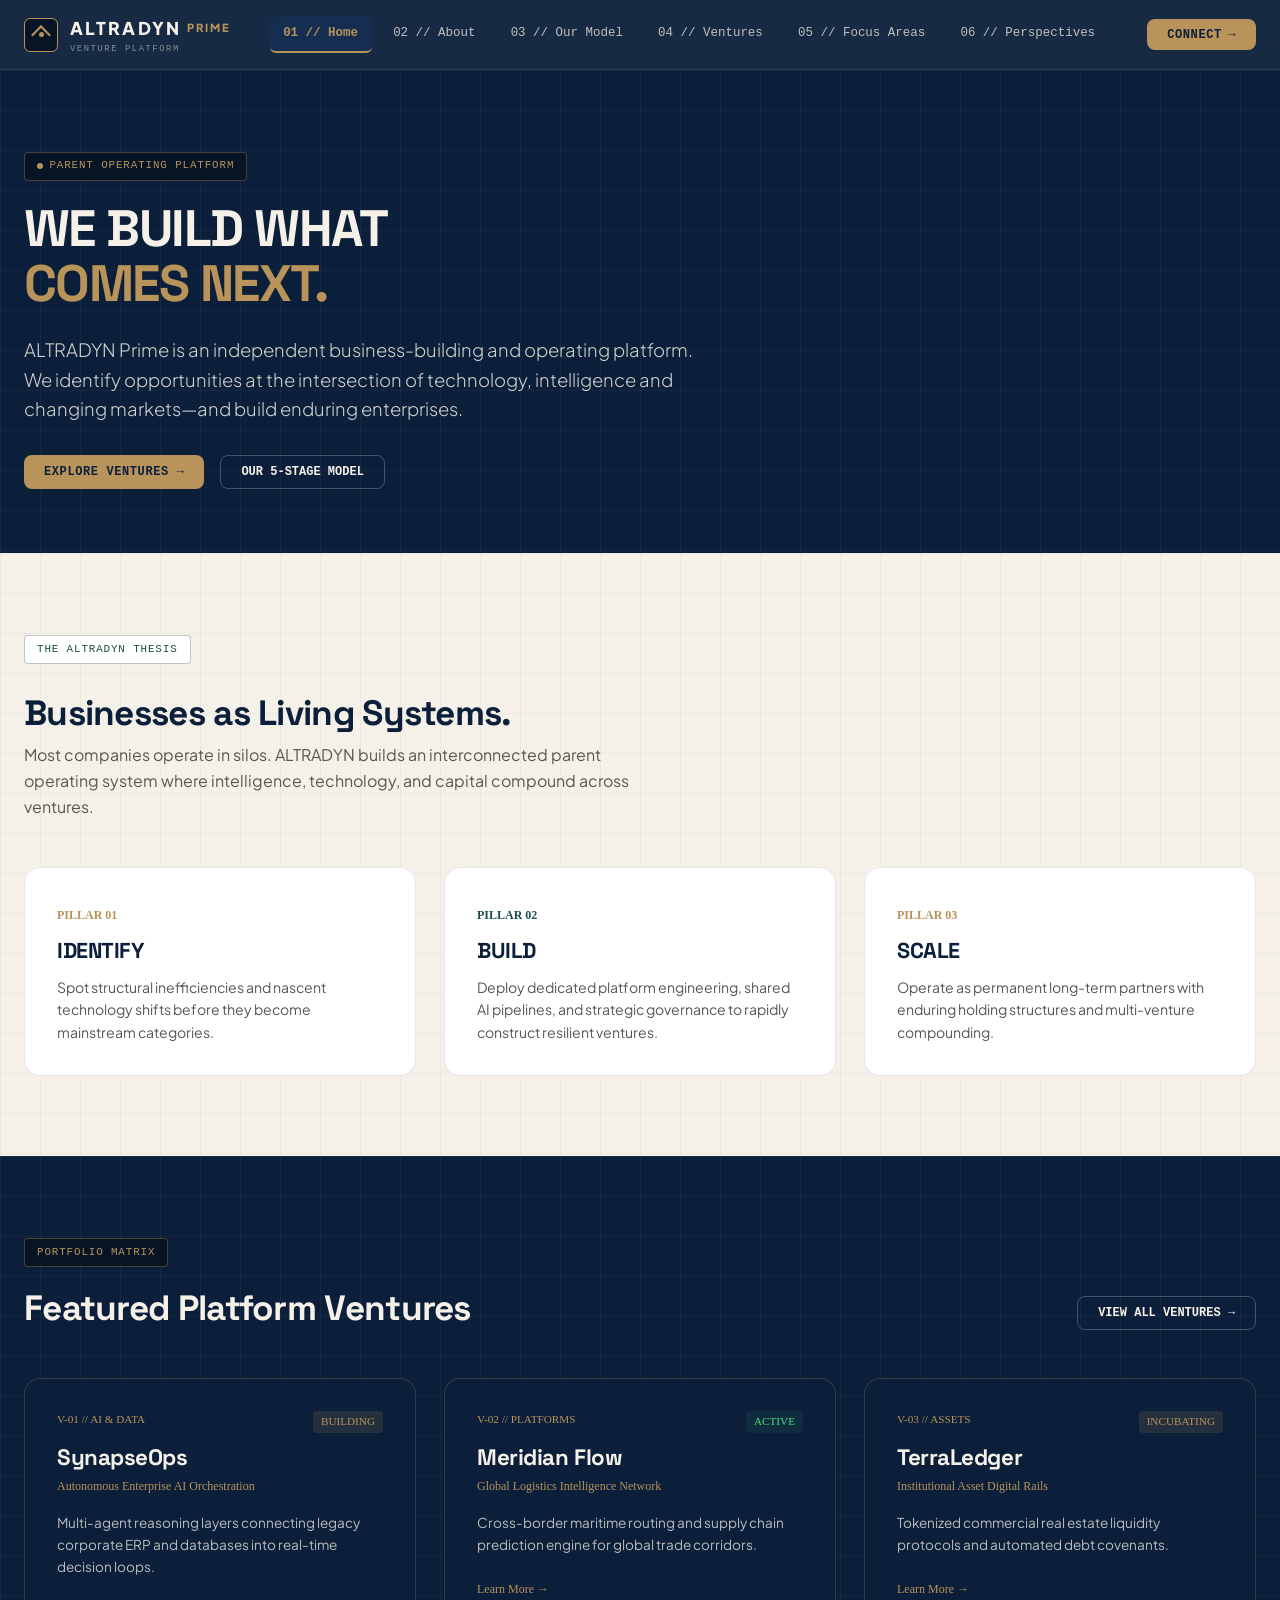
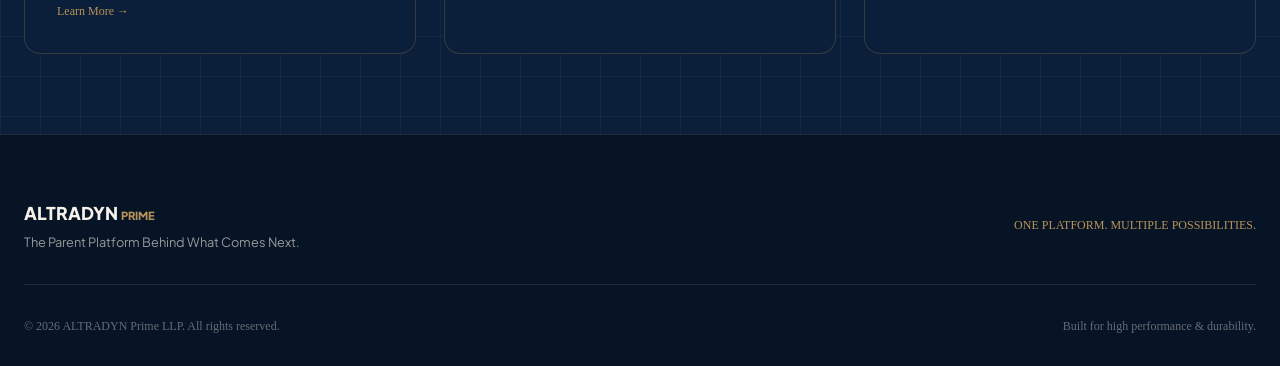
<file: index1.html>
<!DOCTYPE html>
<html lang="en">
<head>
  <meta charset="UTF-8">
  <meta name="viewport" content="width=device-width, initial-scale=1.0">
  <title>ALTRADYN PRIME — Intelligent Systems & Venture Development Platform</title>
  <meta name="description" content="ALTRADYN Prime LLP is an independent business-building and operating platform. One platform. Multiple possibilities.">
  <link rel="preconnect" href="https://fonts.googleapis.com">
  <link rel="preconnect" href="https://fonts.gstatic.com" crossorigin>
  <link href="https://fonts.googleapis.com/css2?family=Plus+Jakarta+Sans:ital,wght@0,300;0,400;0,500;0,600;0,700;0,800;1,400&family=Space+Grotesk:wght@400;500;600;700&family=Newsreader:ital,opsz,wght@0,6..72,400;1,6..72,400&display=swap" rel="stylesheet">
  <link rel="stylesheet" href="style.css">
</head>
<body class="bg-ivory">

  <!-- ==================== HEADER ==================== -->
  <header>
    <div class="container nav-wrapper">
      <div class="brand-logo" onclick="switchPage('home')">
        <div class="logo-glyph">
          <div class="logo-glyph-diamond"></div>
          <div class="logo-glyph-dot"></div>
        </div>
        <div>
          <div class="brand-title">ALTRADYN <span style="color:var(--gold); font-size:0.7rem;">PRIME</span></div>
          <div class="brand-subtitle">Venture Platform</div>
        </div>
      </div>

      <nav>
        <ul>
          <li><a class="nav-link active" onclick="switchPage('home')">01 // Home</a></li>
          <li><a class="nav-link" onclick="switchPage('about')">02 // About</a></li>
          <li><a class="nav-link" onclick="switchPage('model')">03 // Our Model</a></li>
          <li><a class="nav-link" onclick="switchPage('ventures')">04 // Ventures</a></li>
          <li><a class="nav-link" onclick="switchPage('focus')">05 // Focus Areas</a></li>
          <li><a class="nav-link" onclick="switchPage('perspectives')">06 // Perspectives</a></li>
        </ul>
      </nav>

      <button class="btn-cta" onclick="switchPage('connect')">
        <span>CONNECT</span>
        <span>→</span>
      </button>
    </div>
  </header>

  <!-- ==================== 01. HOME PAGE ==================== -->
  <main id="page-home" class="page-view active">
    <!-- Hero -->
    <section class="hero-section bg-navy pattern-grid-dark">
      <div class="container">
        <div class="badge-tag">
          <span style="width:6px; height:6px; background:var(--gold); border-radius:50%; display:inline-block;"></span>
          PARENT OPERATING PLATFORM
        </div>
        <h1 class="hero-title">
          WE BUILD WHAT<br>
          <span style="color:var(--gold)">COMES NEXT.</span>
        </h1>
        <p class="hero-subtitle">
          ALTRADYN Prime is an independent business-building and operating platform. We identify opportunities at the intersection of technology, intelligence and changing markets—and build enduring enterprises.
        </p>
        <div style="display:flex; gap:1rem; flex-wrap:wrap;">
          <button class="btn-cta" onclick="switchPage('ventures')">EXPLORE VENTURES →</button>
          <button class="btn-secondary" onclick="switchPage('model')">OUR 5-STAGE MODEL</button>
        </div>
      </div>
    </section>

    <!-- Thesis 3 Pillars -->
    <section style="padding: 5rem 0;" class="pattern-grid-light">
      <div class="container">
        <div style="margin-bottom: 3rem;">
          <div class="badge-tag" style="background:#fff; color:var(--teal); border-color:rgba(27,77,74,0.3);">
            THE ALTRADYN THESIS
          </div>
          <h2 style="font-size:2.2rem; color:var(--navy); margin-top:0.5rem;">Businesses as Living Systems.</h2>
          <p style="color:var(--ink-muted); max-width:640px; margin-top:0.5rem;">
            Most companies operate in silos. ALTRADYN builds an interconnected parent operating system where intelligence, technology, and capital compound across ventures.
          </p>
        </div>

        <div class="grid-3">
          <div class="card-ivory">
            <span style="font-family:ui-monospace; font-size:0.75rem; color:var(--gold); font-weight:700;">PILLAR 01</span>
            <h3 style="font-size:1.35rem; color:var(--navy); margin:0.75rem 0;">IDENTIFY</h3>
            <p style="font-size:0.88rem; color:var(--ink-muted);">
              Spot structural inefficiencies and nascent technology shifts before they become mainstream categories.
            </p>
          </div>

          <div class="card-ivory">
            <span style="font-family:ui-monospace; font-size:0.75rem; color:var(--teal); font-weight:700;">PILLAR 02</span>
            <h3 style="font-size:1.35rem; color:var(--navy); margin:0.75rem 0;">BUILD</h3>
            <p style="font-size:0.88rem; color:var(--ink-muted);">
              Deploy dedicated platform engineering, shared AI pipelines, and strategic governance to rapidly construct resilient ventures.
            </p>
          </div>

          <div class="card-ivory">
            <span style="font-family:ui-monospace; font-size:0.75rem; color:var(--gold); font-weight:700;">PILLAR 03</span>
            <h3 style="font-size:1.35rem; color:var(--navy); margin:0.75rem 0;">SCALE</h3>
            <p style="font-size:0.88rem; color:var(--ink-muted);">
              Operate as permanent long-term partners with enduring holding structures and multi-venture compounding.
            </p>
          </div>
        </div>
      </div>
    </section>

    <!-- Venture Preview Section -->
    <section class="bg-navy pattern-grid-dark" style="padding: 5rem 0;">
      <div class="container">
        <div style="display:flex; justify-content:space-between; align-items:flex-end; margin-bottom:3rem; flex-wrap:wrap; gap:1rem;">
          <div>
            <div class="badge-tag">PORTFOLIO MATRIX</div>
            <h2 style="font-size:2.2rem; color:var(--ivory);">Featured Platform Ventures</h2>
          </div>
          <button class="btn-secondary" onclick="switchPage('ventures')">VIEW ALL VENTURES →</button>
        </div>

        <div class="grid-3">
          <div class="card-navy" style="cursor:pointer;" onclick="openVentureModal('synapse')">
            <div style="display:flex; justify-content:space-between; font-family:ui-monospace; font-size:0.7rem; color:var(--gold); margin-bottom:0.75rem;">
              <span>V-01 // AI & DATA</span>
              <span style="background:rgba(184,147,90,0.15); padding:2px 8px; border-radius:4px;">BUILDING</span>
            </div>
            <h3 style="font-size:1.4rem; color:var(--ivory);">SynapseOps</h3>
            <p style="font-family:ui-monospace; font-size:0.75rem; color:var(--gold); margin:0.35rem 0 1rem;">Autonomous Enterprise AI Orchestration</p>
            <p style="font-size:0.85rem; color:rgba(245,241,232,0.75); margin-bottom:1.5rem;">
              Multi-agent reasoning layers connecting legacy corporate ERP and databases into real-time decision loops.
            </p>
            <div style="font-family:ui-monospace; font-size:0.75rem; color:var(--gold);">Learn More →</div>
          </div>

          <div class="card-navy" style="cursor:pointer;" onclick="openVentureModal('meridian')">
            <div style="display:flex; justify-content:space-between; font-family:ui-monospace; font-size:0.7rem; color:var(--gold); margin-bottom:0.75rem;">
              <span>V-02 // PLATFORMS</span>
              <span style="background:rgba(27,77,74,0.3); padding:2px 8px; border-radius:4px; color:#4ade80;">ACTIVE</span>
            </div>
            <h3 style="font-size:1.4rem; color:var(--ivory);">Meridian Flow</h3>
            <p style="font-family:ui-monospace; font-size:0.75rem; color:var(--gold); margin:0.35rem 0 1rem;">Global Logistics Intelligence Network</p>
            <p style="font-size:0.85rem; color:rgba(245,241,232,0.75); margin-bottom:1.5rem;">
              Cross-border maritime routing and supply chain prediction engine for global trade corridors.
            </p>
            <div style="font-family:ui-monospace; font-size:0.75rem; color:var(--gold);">Learn More →</div>
          </div>

          <div class="card-navy" style="cursor:pointer;" onclick="openVentureModal('terra')">
            <div style="display:flex; justify-content:space-between; font-family:ui-monospace; font-size:0.7rem; color:var(--gold); margin-bottom:0.75rem;">
              <span>V-03 // ASSETS</span>
              <span style="background:rgba(184,147,90,0.15); padding:2px 8px; border-radius:4px;">INCUBATING</span>
            </div>
            <h3 style="font-size:1.4rem; color:var(--ivory);">TerraLedger</h3>
            <p style="font-family:ui-monospace; font-size:0.75rem; color:var(--gold); margin:0.35rem 0 1rem;">Institutional Asset Digital Rails</p>
            <p style="font-size:0.85rem; color:rgba(245,241,232,0.75); margin-bottom:1.5rem;">
              Tokenized commercial real estate liquidity protocols and automated debt covenants.
            </p>
            <div style="font-family:ui-monospace; font-size:0.75rem; color:var(--gold);">Learn More →</div>
          </div>
        </div>
      </div>
    </section>
  </main>

  <!-- ==================== 02. ABOUT PAGE ==================== -->
  <main id="page-about" class="page-view">
    <section class="hero-section bg-navy pattern-grid-dark">
      <div class="container">
        <div class="badge-tag">ABOUT ALTRADYN PRIME</div>
        <h1 class="hero-title">BUILT TO EVOLVE.</h1>
        <p class="hero-subtitle">
          We are not a traditional private equity firm, incubator, or software agency. We are a parent operating platform that constructs, owns, and scales technology-driven businesses.
        </p>
      </div>
    </section>

    <section style="padding: 5rem 0;" class="pattern-grid-light">
      <div class="container">
        <div class="grid-3">
          <div class="card-ivory">
            <h3 style="color:var(--navy); margin-bottom:0.75rem;">01 / Permanent Capital</h3>
            <p style="font-size:0.88rem; color:var(--ink-muted);">
              Unconstrained by artificial 7-year fund cycles. We build for generational durability and continuous cash-flow compounding.
            </p>
          </div>
          <div class="card-ivory">
            <h3 style="color:var(--navy); margin-bottom:0.75rem;">02 / Deep Shared Tech</h3>
            <p style="font-size:0.88rem; color:var(--ink-muted);">
              Every portfolio company draws from a centralized pool of engineering intelligence, AI inference rails, and legal infrastructure.
            </p>
          </div>
          <div class="card-ivory">
            <h3 style="color:var(--navy); margin-bottom:0.75rem;">03 / Operator-Led</h3>
            <p style="font-size:0.88rem; color:var(--ink-muted);">
              Founded and steered by veteran builders who have engineered systems from scratch, ensuring ruthless execution over pitch decks.
            </p>
          </div>
        </div>
      </div>
    </section>
  </main>

  <!-- ==================== 03. OUR MODEL ==================== -->
  <main id="page-model" class="page-view">
    <section class="hero-section bg-navy pattern-grid-dark">
      <div class="container">
        <div class="badge-tag">CONTINUOUS ENGINE</div>
        <h1 class="hero-title">THE 5-STAGE MODEL.</h1>
        <p class="hero-subtitle">
          How ALTRADYN moves systematically from macro observation to scaled enterprise operations.
        </p>
      </div>
    </section>

    <section style="padding: 5rem 0;" class="pattern-grid-light">
      <div class="container">
        <div class="grid-5">
          <div class="card-ivory">
            <span style="font-family:ui-monospace; font-size:0.7rem; color:var(--gold);">STAGE 01</span>
            <h4 style="color:var(--navy); margin:0.5rem 0;">Observe</h4>
            <p style="font-size:0.8rem; color:var(--ink-muted);">Market friction analysis & signals</p>
          </div>
          <div class="card-ivory">
            <span style="font-family:ui-monospace; font-size:0.7rem; color:var(--gold);">STAGE 02</span>
            <h4 style="color:var(--navy); margin:0.5rem 0;">Identify</h4>
            <p style="font-size:0.8rem; color:var(--ink-muted);">Thesis formulation & vector mapping</p>
          </div>
          <div class="card-ivory">
            <span style="font-family:ui-monospace; font-size:0.7rem; color:var(--gold);">STAGE 03</span>
            <h4 style="color:var(--navy); margin:0.5rem 0;">Validate</h4>
            <p style="font-size:0.8rem; color:var(--ink-muted);">Prototype testing & customer proof</p>
          </div>
          <div class="card-ivory">
            <span style="font-family:ui-monospace; font-size:0.7rem; color:var(--gold);">STAGE 04</span>
            <h4 style="color:var(--navy); margin:0.5rem 0;">Build</h4>
            <p style="font-size:0.8rem; color:var(--ink-muted);">Full-stack platform deployment</p>
          </div>
          <div class="card-ivory">
            <span style="font-family:ui-monospace; font-size:0.7rem; color:var(--gold);">STAGE 05</span>
            <h4 style="color:var(--navy); margin:0.5rem 0;">Scale</h4>
            <p style="font-size:0.8rem; color:var(--ink-muted);">Autonomous expansion & compounding</p>
          </div>
        </div>
      </div>
    </section>
  </main>

  <!-- ==================== 04. VENTURES ==================== -->
  <main id="page-ventures" class="page-view">
    <section class="hero-section bg-navy pattern-grid-dark">
      <div class="container">
        <div class="badge-tag">PORTFOLIO & SANDBOX</div>
        <h1 class="hero-title">THE ECOSYSTEM.</h1>
        <p class="hero-subtitle">
          Active companies and incubating platforms architected and operated by ALTRADYN Prime.
        </p>
      </div>
    </section>

    <section style="padding: 5rem 0;" class="pattern-grid-light">
      <div class="container">
        <div class="grid-3">
          <div class="card-ivory" onclick="openVentureModal('synapse')" style="cursor:pointer;">
            <span style="font-family:ui-monospace; font-size:0.75rem; color:var(--teal);">V-01 // AI & DATA</span>
            <h3 style="color:var(--navy); margin:0.5rem 0;">SynapseOps</h3>
            <p style="font-size:0.85rem; color:var(--ink-muted); margin-bottom:1rem;">Autonomous Enterprise AI Orchestration</p>
            <span style="font-family:ui-monospace; font-size:0.75rem; color:var(--gold); font-weight:700;">Explore Details →</span>
          </div>

          <div class="card-ivory" onclick="openVentureModal('meridian')" style="cursor:pointer;">
            <span style="font-family:ui-monospace; font-size:0.75rem; color:var(--teal);">V-02 // PLATFORMS</span>
            <h3 style="color:var(--navy); margin:0.5rem 0;">Meridian Flow</h3>
            <p style="font-size:0.85rem; color:var(--ink-muted); margin-bottom:1rem;">Global Logistics Intelligence Network</p>
            <span style="font-family:ui-monospace; font-size:0.75rem; color:var(--gold); font-weight:700;">Explore Details →</span>
          </div>

          <div class="card-ivory" onclick="openVentureModal('terra')" style="cursor:pointer;">
            <span style="font-family:ui-monospace; font-size:0.75rem; color:var(--teal);">V-03 // ASSETS</span>
            <h3 style="color:var(--navy); margin:0.5rem 0;">TerraLedger</h3>
            <p style="font-size:0.85rem; color:var(--ink-muted); margin-bottom:1rem;">Institutional Asset Digital Rails</p>
            <span style="font-family:ui-monospace; font-size:0.75rem; color:var(--gold); font-weight:700;">Explore Details →</span>
          </div>
        </div>
      </div>
    </section>
  </main>

  <!-- ==================== 05. FOCUS AREAS ==================== -->
  <main id="page-focus" class="page-view">
    <section class="hero-section bg-navy pattern-grid-dark">
      <div class="container">
        <div class="badge-tag">DOMAINS & THESIS</div>
        <h1 class="hero-title">WHERE WE BUILD.</h1>
        <p class="hero-subtitle">
          We focus on sectors undergoing fundamental technological reorganization.
        </p>
      </div>
    </section>

    <section style="padding: 5rem 0;" class="pattern-grid-light">
      <div class="container">
        <div class="grid-2">
          <div class="card-ivory">
            <h3 style="color:var(--navy); margin-bottom:0.5rem;">AI & Autonomous Systems</h3>
            <p style="font-size:0.9rem; color:var(--ink-muted);">
              Moving beyond chatbot toys into deterministic, multi-agent automated systems for high-value enterprise workflows.
            </p>
          </div>
          <div class="card-ivory">
            <h3 style="color:var(--navy); margin-bottom:0.5rem;">Physical Asset Intelligence</h3>
            <p style="font-size:0.9rem; color:var(--ink-muted);">
              Bridging real estate, energy, and logistics assets with computational intelligence and automated financial rails.
            </p>
          </div>
        </div>
      </div>
    </section>
  </main>

  <!-- ==================== 06. PERSPECTIVES ==================== -->
  <main id="page-perspectives" class="page-view">
    <section class="hero-section bg-navy pattern-grid-dark">
      <div class="container">
        <div class="badge-tag">ESSAYS & BRIEFINGS</div>
        <h1 class="hero-title">PERSPECTIVES.</h1>
        <p class="hero-subtitle">
          Long-form thinking on systems design, AI economics, and the mechanics of building durable value.
        </p>
      </div>
    </section>

    <section style="padding: 5rem 0;" class="pattern-grid-light">
      <div class="container">
        <div class="grid-2">
          <div class="card-ivory" onclick="openArticleModal('post-saas')" style="cursor:pointer;">
            <span style="font-family:ui-monospace; font-size:0.75rem; color:var(--gold);">ESSAY // BUSINESS MODELS</span>
            <h3 style="color:var(--navy); margin:0.75rem 0;">The Post-SaaS Architecture: Why Seat-Based Software is Dying</h3>
            <p style="font-size:0.88rem; color:var(--ink-muted);">
              How AI agents replace per-seat billing with outcome-based value realization.
            </p>
            <div style="font-family:ui-monospace; font-size:0.75rem; color:var(--teal); margin-top:1rem;">Read Briefing →</div>
          </div>

          <div class="card-ivory" onclick="openArticleModal('foundation-models')" style="cursor:pointer;">
            <span style="font-family:ui-monospace; font-size:0.75rem; color:var(--gold);">ESSAY // TECHNOLOGY</span>
            <h3 style="color:var(--navy); margin:0.75rem 0;">Beyond Foundation Models: The Enduring Value of Domain Context</h3>
            <p style="font-size:0.88rem; color:var(--ink-muted);">
              Commoditization of LLM weights and why proprietary context graphs hold the true enterprise moat.
            </p>
            <div style="font-family:ui-monospace; font-size:0.75rem; color:var(--teal); margin-top:1rem;">Read Briefing →</div>
          </div>
        </div>
      </div>
    </section>
  </main>

  <!-- ==================== 07. CONNECT ==================== -->
  <main id="page-connect" class="page-view">
    <section class="hero-section bg-navy pattern-grid-dark">
      <div class="container">
        <div class="badge-tag">ENGAGEMENT DESK</div>
        <h1 class="hero-title">LET'S TALK.</h1>
        <p class="hero-subtitle">
          Whether you are a founder looking to co-build, a corporate partner, or an asset owner, connect with ALTRADYN Prime.
        </p>
      </div>
    </section>

    <section style="padding: 5rem 0;" class="pattern-grid-light">
      <div class="container" style="max-width:720px;">
        <div class="card-ivory">
          <form onsubmit="handleFormSubmit(event)">
            <div style="margin-bottom:1.25rem;">
              <label style="display:block; font-family:ui-monospace; font-size:0.75rem; margin-bottom:0.4rem; color:var(--navy);">YOUR FULL NAME</label>
              <input type="text" required placeholder="e.g. Diptanshu Sharma" style="width:100%; padding:0.75rem; border-radius:8px; border:1px solid rgba(11,31,58,0.2); font-size:0.9rem;">
            </div>

            <div style="margin-bottom:1.25rem;">
              <label style="display:block; font-family:ui-monospace; font-size:0.75rem; margin-bottom:0.4rem; color:var(--navy);">CORPORATE EMAIL</label>
              <input type="email" required placeholder="name@company.com" style="width:100%; padding:0.75rem; border-radius:8px; border:1px solid rgba(11,31,58,0.2); font-size:0.9rem;">
            </div>

            <div style="margin-bottom:1.25rem;">
              <label style="display:block; font-family:ui-monospace; font-size:0.75rem; margin-bottom:0.4rem; color:var(--navy);">ENGAGEMENT AREA</label>
              <select style="width:100%; padding:0.75rem; border-radius:8px; border:1px solid rgba(11,31,58,0.2); font-size:0.9rem; background:#fff;">
                <option>Build with ALTRADYN (Founders & EIR)</option>
                <option>Strategic & Technology Partnership</option>
                <option>Business & Asset Opportunity</option>
                <option>Careers & Talent</option>
              </select>
            </div>

            <div style="margin-bottom:1.5rem;">
              <label style="display:block; font-family:ui-monospace; font-size:0.75rem; margin-bottom:0.4rem; color:var(--navy);">CONTEXT / MESSAGE</label>
              <textarea rows="4" required placeholder="Briefly describe your venture concept or inquiry..." style="width:100%; padding:0.75rem; border-radius:8px; border:1px solid rgba(11,31,58,0.2); font-size:0.9rem;"></textarea>
            </div>

            <button type="submit" class="btn-cta" style="width:100%; justify-content:center; padding:0.85rem;">
              SUBMIT STRATEGIC INQUIRY →
            </button>
          </form>
          <div id="form-success" style="display:none; margin-top:1.5rem; padding:1rem; background:rgba(27,77,74,0.15); border:1px solid var(--teal); border-radius:8px; color:var(--teal); font-family:ui-monospace; font-size:0.85rem; text-align:center;">
            ✓ Inquiry logged. Our venture committee reviews proposals within 48 business hours.
          </div>
        </div>
      </div>
    </section>
  </main>

  <!-- ==================== MODALS ==================== -->
  <div id="app-modal" class="modal-overlay" onclick="closeModal(event)">
    <div class="modal-box" onclick="event.stopPropagation()">
      <button class="modal-close" onclick="closeModal()">×</button>
      <div id="modal-content"></div>
    </div>
  </div>

  <!-- ==================== FOOTER ==================== -->
  <footer class="bg-navy-dark" style="padding: 4rem 0 2rem; border-top: 1px solid rgba(245,241,232,0.1);">
    <div class="container">
      <div style="display:flex; justify-content:space-between; align-items:center; flex-wrap:wrap; gap:1.5rem; padding-bottom:2rem; border-bottom:1px solid rgba(245,241,232,0.1);">
        <div>
          <div style="font-weight:800; font-size:1.1rem; color:var(--ivory);">ALTRADYN <span style="color:var(--gold); font-size:0.7rem;">PRIME</span></div>
          <p style="font-size:0.8rem; color:rgba(245,241,232,0.6); margin-top:0.3rem;">The Parent Platform Behind What Comes Next.</p>
        </div>
        <div style="font-family:ui-monospace; font-size:0.75rem; color:var(--gold);">
          ONE PLATFORM. MULTIPLE POSSIBILITIES.
        </div>
      </div>
      <div style="margin-top:2rem; font-family:ui-monospace; font-size:0.75rem; color:rgba(245,241,232,0.4); display:flex; justify-content:space-between; flex-wrap:wrap; gap:1rem;">
        <div>© 2026 ALTRADYN Prime LLP. All rights reserved.</div>
        <div>Built for high performance & durability.</div>
      </div>
    </div>
  </footer>

  <!-- ==================== JAVASCRIPT LOGIC ==================== -->
  <script>
    function switchPage(pageId) {
      document.querySelectorAll('.page-view').forEach(p => p.classList.remove('active'));
      const target = document.getElementById('page-' + pageId);
      if (target) {
        target.classList.add('active');
        window.scrollTo({ top: 0, behavior: 'smooth' });
      }

      document.querySelectorAll('.nav-link').forEach(link => {
        link.classList.remove('active');
        if (link.getAttribute('onclick') && link.getAttribute('onclick').includes(pageId)) {
          link.classList.add('active');
        }
      });
    }

    const ventureData = {
      synapse: {
        title: "SynapseOps",
        code: "V-01 // AI & DATA",
        tagline: "Autonomous Enterprise AI Orchestration",
        desc: "SynapseOps bridges core enterprise legacy databases and live operational feeds with autonomous reasoning agents, creating zero-latency decision pipelines for critical operations."
      },
      meridian: {
        title: "Meridian Flow",
        code: "V-02 // PLATFORMS",
        tagline: "Global Logistics Intelligence Network",
        desc: "A distributed computational logistics graph optimizing multi-modal freight transport, predicting bottlenecks 14 days in advance and re-routing high-value cargo dynamically."
      },
      terra: {
        title: "TerraLedger",
        code: "V-03 // ASSETS",
        tagline: "Institutional Asset Digital Rails",
        desc: "Programmable institutional debt and equity tokenization rails for physical infrastructure, renewable energy grids, and prime commercial real estate portfolios."
      }
    };

    function openVentureModal(id) {
      const data = ventureData[id];
      if (!data) return;
      const content = document.getElementById('modal-content');
      content.innerHTML = `
        <span style="font-family:ui-monospace; font-size:0.75rem; color:var(--teal); font-weight:700;">${data.code}</span>
        <h2 style="font-size:2rem; color:var(--navy); margin:0.5rem 0;">${data.title}</h2>
        <p style="font-family:ui-monospace; font-size:0.85rem; color:var(--gold); margin-bottom:1.5rem;">"${data.tagline}"</p>
        <p style="font-size:1rem; color:var(--ink); line-height:1.7; margin-bottom:2rem;">${data.desc}</p>
        <button class="btn-cta" onclick="closeModal(); switchPage('connect');">Engage with this Venture →</button>
      `;
      document.getElementById('app-modal').classList.add('open');
    }

    function openArticleModal(id) {
      const content = document.getElementById('modal-content');
      content.innerHTML = `
        <span style="font-family:ui-monospace; font-size:0.75rem; color:var(--gold); font-weight:700;">STRATEGIC ESSAY</span>
        <h2 style="font-size:2rem; color:var(--navy); margin:0.5rem 0;">The Post-SaaS Architecture</h2>
        <p style="font-family:'Newsreader', serif; font-size:1.15rem; color:var(--ink); line-height:1.8; margin-top:1.5rem;">
          The enterprise software model of the past two decades—charging $40/user/month for database wrappers—is fundamentally breaking. As AI agents begin doing the work rather than humans clicking buttons, revenue will shift from per-seat subscriptions to verifiable outcome capture.
        </p>
      `;
      document.getElementById('app-modal').classList.add('open');
    }

    function closeModal() {
      document.getElementById('app-modal').classList.remove('open');
    }

    function handleFormSubmit(e) {
      e.preventDefault();
      document.getElementById('form-success').style.display = 'block';
      e.target.reset();
    }
  </script>
</body>
</html>
</file>
<file: style.css>
/* ALTRADYN PRIME — Brand Design System & Stylesheet */
:root {
  --navy: #0B1F3A;
  --navy-dark: #071426;
  --navy-light: #132E54;
  --gold: #B8935A;
  --gold-hover: #CBA76D;
  --gold-dim: rgba(184, 147, 90, 0.15);
  --ivory: #F5F1E8;
  --ivory-warm: #EBE5D8;
  --teal: #1B4D4A;
  --teal-light: #266B67;
  --teal-dim: rgba(27, 77, 74, 0.15);
  --ink: #2A2A28;
  --ink-muted: #575754;
  --border-light: rgba(11, 31, 58, 0.12);
  --border-dark: rgba(245, 241, 232, 0.12);
}

* {
  box-sizing: border-box;
  margin: 0;
  padding: 0;
}

html {
  scroll-behavior: smooth;
}

body {
  font-family: 'Plus Jakarta Sans', system-ui, -apple-system, BlinkMacSystemFont, 'Segoe UI', Roboto, sans-serif;
  color: var(--ink);
  background-color: var(--ivory);
  line-height: 1.6;
  overflow-x: hidden;
}

h1, h2, h3, h4, h5, h6, .font-heading {
  font-family: 'Space Grotesk', 'Plus Jakarta Sans', sans-serif;
  letter-spacing: -0.02em;
  line-height: 1.2;
}

.font-editorial {
  font-family: 'Newsreader', Georgia, serif;
}

.font-mono {
  font-family: ui-monospace, SFMono-Regular, Menlo, Monaco, Consolas, monospace;
}

/* Container */
.container {
  max-width: 1280px;
  margin-left: auto;
  margin-right: auto;
  padding-left: 1.5rem;
  padding-right: 1.5rem;
}

/* Patterns & Utilities */
.pattern-grid-dark {
  background-size: 40px 40px;
  background-image: 
    linear-gradient(to right, rgba(245, 241, 232, 0.04) 1px, transparent 1px),
    linear-gradient(to bottom, rgba(245, 241, 232, 0.04) 1px, transparent 1px);
}

.pattern-grid-light {
  background-size: 40px 40px;
  background-image: 
    linear-gradient(to right, rgba(11, 31, 58, 0.04) 1px, transparent 1px),
    linear-gradient(to bottom, rgba(11, 31, 58, 0.04) 1px, transparent 1px);
}

.bg-navy { background-color: var(--navy); color: var(--ivory); }
.bg-navy-dark { background-color: var(--navy-dark); color: var(--ivory); }
.bg-ivory { background-color: var(--ivory); color: var(--ink); }
.bg-ivory-warm { background-color: var(--ivory-warm); }
.bg-teal { background-color: var(--teal); color: var(--ivory); }

.text-gold { color: var(--gold); }
.text-navy { color: var(--navy); }
.text-teal { color: var(--teal); }
.text-ivory { color: var(--ivory); }
.text-muted { color: var(--ink-muted); }

.border-gold { border-color: var(--gold); }
.border-light { border-color: var(--border-light); }
.border-dark { border-color: var(--border-dark); }

/* Navigation Header */
header {
  position: fixed;
  top: 0;
  left: 0;
  right: 0;
  z-index: 100;
  background-color: rgba(11, 31, 58, 0.95);
  backdrop-filter: blur(12px);
  -webkit-backdrop-filter: blur(12px);
  border-bottom: 1px solid rgba(245, 241, 232, 0.1);
  padding: 0.85rem 0;
  transition: all 0.3s ease;
}

.nav-wrapper {
  display: flex;
  align-items: center;
  justify-content: space-between;
}

.brand-logo {
  display: flex;
  align-items: center;
  gap: 0.75rem;
  text-decoration: none;
  cursor: pointer;
}

.logo-glyph {
  width: 34px;
  height: 34px;
  border-radius: 6px;
  background-color: var(--navy-dark);
  border: 1px solid var(--gold);
  display: flex;
  align-items: center;
  justify-content: center;
  position: relative;
}

.logo-glyph-diamond {
  width: 14px;
  height: 14px;
  border-top: 2px solid var(--gold);
  border-left: 2px solid var(--gold);
  transform: rotate(45deg);
}

.logo-glyph-dot {
  position: absolute;
  width: 5px;
  height: 5px;
  border-radius: 50%;
  background-color: var(--gold);
}

.brand-title {
  font-size: 1.1rem;
  font-weight: 800;
  letter-spacing: 0.12em;
  color: var(--ivory);
  display: flex;
  align-items: center;
  gap: 0.35rem;
}

.brand-subtitle {
  font-size: 0.55rem;
  font-family: ui-monospace, monospace;
  letter-spacing: 0.18em;
  color: rgba(245, 241, 232, 0.5);
  text-transform: uppercase;
}

nav ul {
  display: flex;
  list-style: none;
  gap: 0.5rem;
}

.nav-link {
  color: rgba(245, 241, 232, 0.75);
  font-family: ui-monospace, monospace;
  font-size: 0.78rem;
  padding: 0.45rem 0.85rem;
  border-radius: 6px;
  text-decoration: none;
  cursor: pointer;
  transition: all 0.2s ease;
  display: flex;
  align-items: center;
  gap: 0.35rem;
}

.nav-link:hover, .nav-link.active {
  color: var(--gold);
  background-color: rgba(19, 46, 84, 0.8);
}

.nav-link.active {
  font-weight: 600;
  border-bottom: 2px solid var(--gold);
}

.btn-cta {
  background-color: var(--gold);
  color: var(--navy);
  font-family: ui-monospace, monospace;
  font-size: 0.75rem;
  font-weight: 700;
  letter-spacing: 0.05em;
  padding: 0.55rem 1.25rem;
  border-radius: 8px;
  border: none;
  cursor: pointer;
  text-decoration: none;
  display: inline-flex;
  align-items: center;
  gap: 0.4rem;
  transition: all 0.2s ease;
}

.btn-cta:hover {
  background-color: var(--gold-hover);
  transform: translateY(-1px);
}

.btn-secondary {
  background-color: transparent;
  color: var(--ivory);
  border: 1px solid rgba(245, 241, 232, 0.25);
  font-family: ui-monospace, monospace;
  font-size: 0.75rem;
  font-weight: 600;
  padding: 0.55rem 1.25rem;
  border-radius: 8px;
  cursor: pointer;
  display: inline-flex;
  align-items: center;
  gap: 0.4rem;
  transition: all 0.2s ease;
}

.btn-secondary:hover {
  border-color: var(--gold);
  color: var(--gold);
}

/* Page Section Container */
.page-view {
  display: none;
  min-height: 100vh;
  padding-top: 70px;
}

.page-view.active {
  display: block;
}

/* Hero Section */
.hero-section {
  padding: 5rem 0 4rem;
  position: relative;
  overflow: hidden;
}

.badge-tag {
  display: inline-flex;
  align-items: center;
  gap: 0.4rem;
  padding: 0.3rem 0.75rem;
  border-radius: 4px;
  background-color: var(--navy-dark);
  border: 1px solid rgba(184, 147, 90, 0.35);
  color: var(--gold);
  font-size: 0.68rem;
  font-family: ui-monospace, monospace;
  letter-spacing: 0.08em;
  text-transform: uppercase;
  margin-bottom: 1.25rem;
}

.hero-title {
  font-size: 3.2rem;
  font-weight: 800;
  letter-spacing: -0.03em;
  line-height: 1.08;
  margin-bottom: 1.5rem;
}

.hero-subtitle {
  font-size: 1.15rem;
  font-weight: 300;
  color: rgba(245, 241, 232, 0.85);
  max-width: 680px;
  line-height: 1.6;
  margin-bottom: 2rem;
}

/* Grid System */
.grid-2 { display: grid; grid-template-columns: repeat(2, 1fr); gap: 2rem; }
.grid-3 { display: grid; grid-template-columns: repeat(3, 1fr); gap: 1.75rem; }
.grid-4 { display: grid; grid-template-columns: repeat(4, 1fr); gap: 1.25rem; }
.grid-5 { display: grid; grid-template-columns: repeat(5, 1fr); gap: 1rem; }

/* Cards & Containers */
.card-ivory {
  background-color: #ffffff;
  border: 1px solid rgba(11, 31, 58, 0.1);
  border-radius: 16px;
  padding: 2rem;
  transition: all 0.3s ease;
}

.card-ivory:hover {
  border-color: var(--gold);
  box-shadow: 0 12px 30px rgba(11, 31, 58, 0.08);
  transform: translateY(-3px);
}

.card-navy {
  background-color: var(--navy);
  color: var(--ivory);
  border: 1px solid rgba(184, 147, 90, 0.25);
  border-radius: 16px;
  padding: 2rem;
  transition: all 0.3s ease;
}

.card-navy:hover {
  border-color: var(--gold);
}

/* Modals */
.modal-overlay {
  display: none;
  position: fixed;
  top: 0;
  left: 0;
  right: 0;
  bottom: 0;
  background-color: rgba(7, 20, 38, 0.85);
  backdrop-filter: blur(8px);
  z-index: 1000;
  align-items: center;
  justify-content: center;
  padding: 1.5rem;
}

.modal-overlay.open {
  display: flex;
}

.modal-box {
  background-color: var(--ivory);
  color: var(--ink);
  max-width: 800px;
  width: 100%;
  max-height: 90vh;
  overflow-y: auto;
  border-radius: 20px;
  border: 1px solid rgba(184, 147, 90, 0.4);
  box-shadow: 0 25px 50px rgba(0,0,0,0.5);
  position: relative;
  padding: 2.5rem;
}

.modal-close {
  position: absolute;
  top: 1.25rem;
  right: 1.25rem;
  background: var(--navy);
  color: var(--ivory);
  border: none;
  width: 32px;
  height: 32px;
  border-radius: 50%;
  cursor: pointer;
  font-size: 1.1rem;
  display: flex;
  align-items: center;
  justify-content: center;
}

/* Mobile responsive */
@media (max-width: 900px) {
  .grid-2, .grid-3, .grid-4, .grid-5 {
    grid-template-columns: 1fr;
  }
  .hero-title {
    font-size: 2.3rem;
  }
  nav ul {
    display: none;
  }
}
</file>
